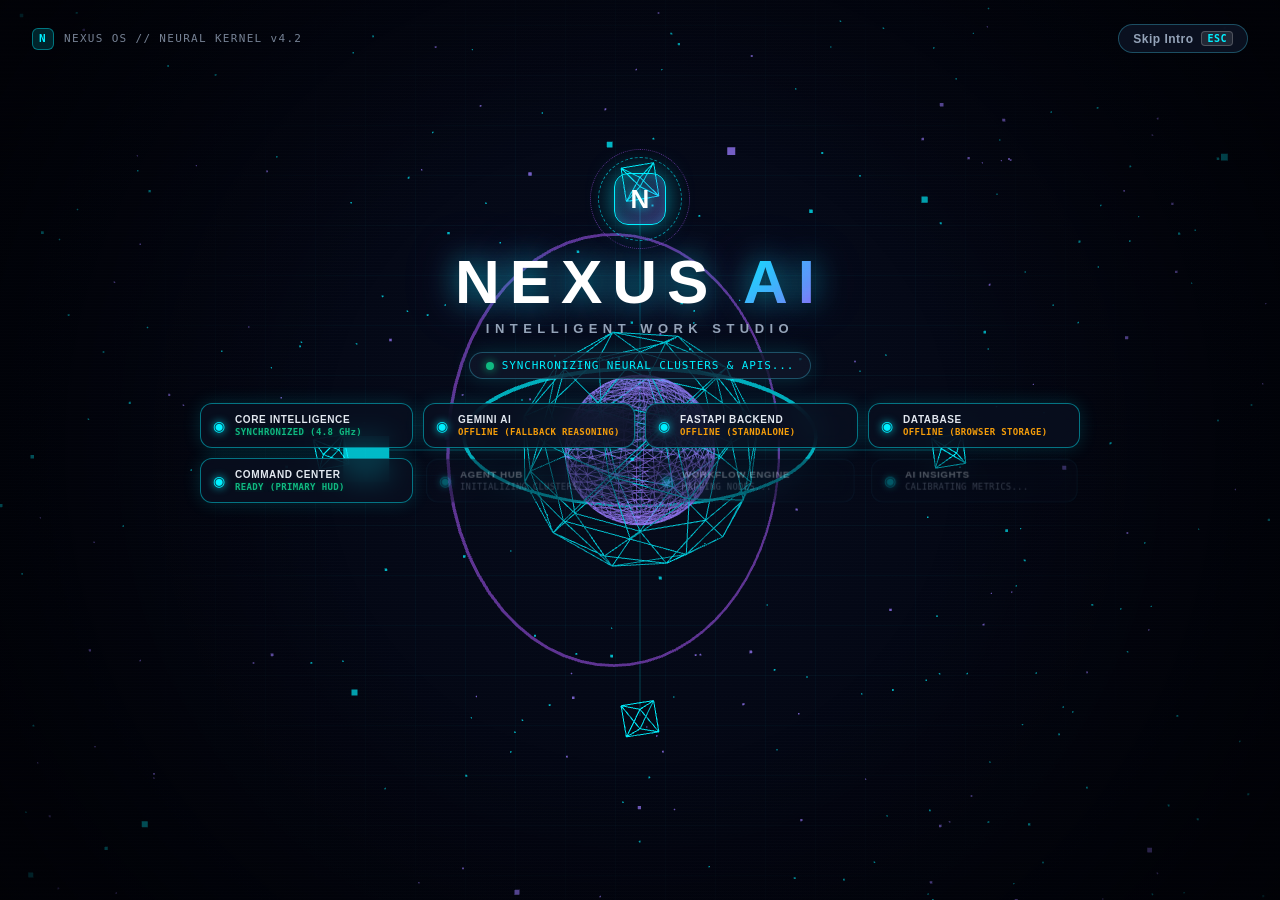
<file: index.html>
<!DOCTYPE html>
<html lang="en">
<head>
  <meta charset="UTF-8">
  <meta name="viewport" content="width=device-width, initial-scale=1.0">
  <title>NEXUS AI — Intelligent Work Studio</title>
  <meta http-equiv="refresh" content="0; url=command-center/">
  <script>
    window.location.replace("command-center/");
  </script>
</head>
<body>
  <p>Opening NEXUS AI Command Center...</p>
  <a href="command-center/">Click here if not redirected.</a>
</body>
</html>
</file>
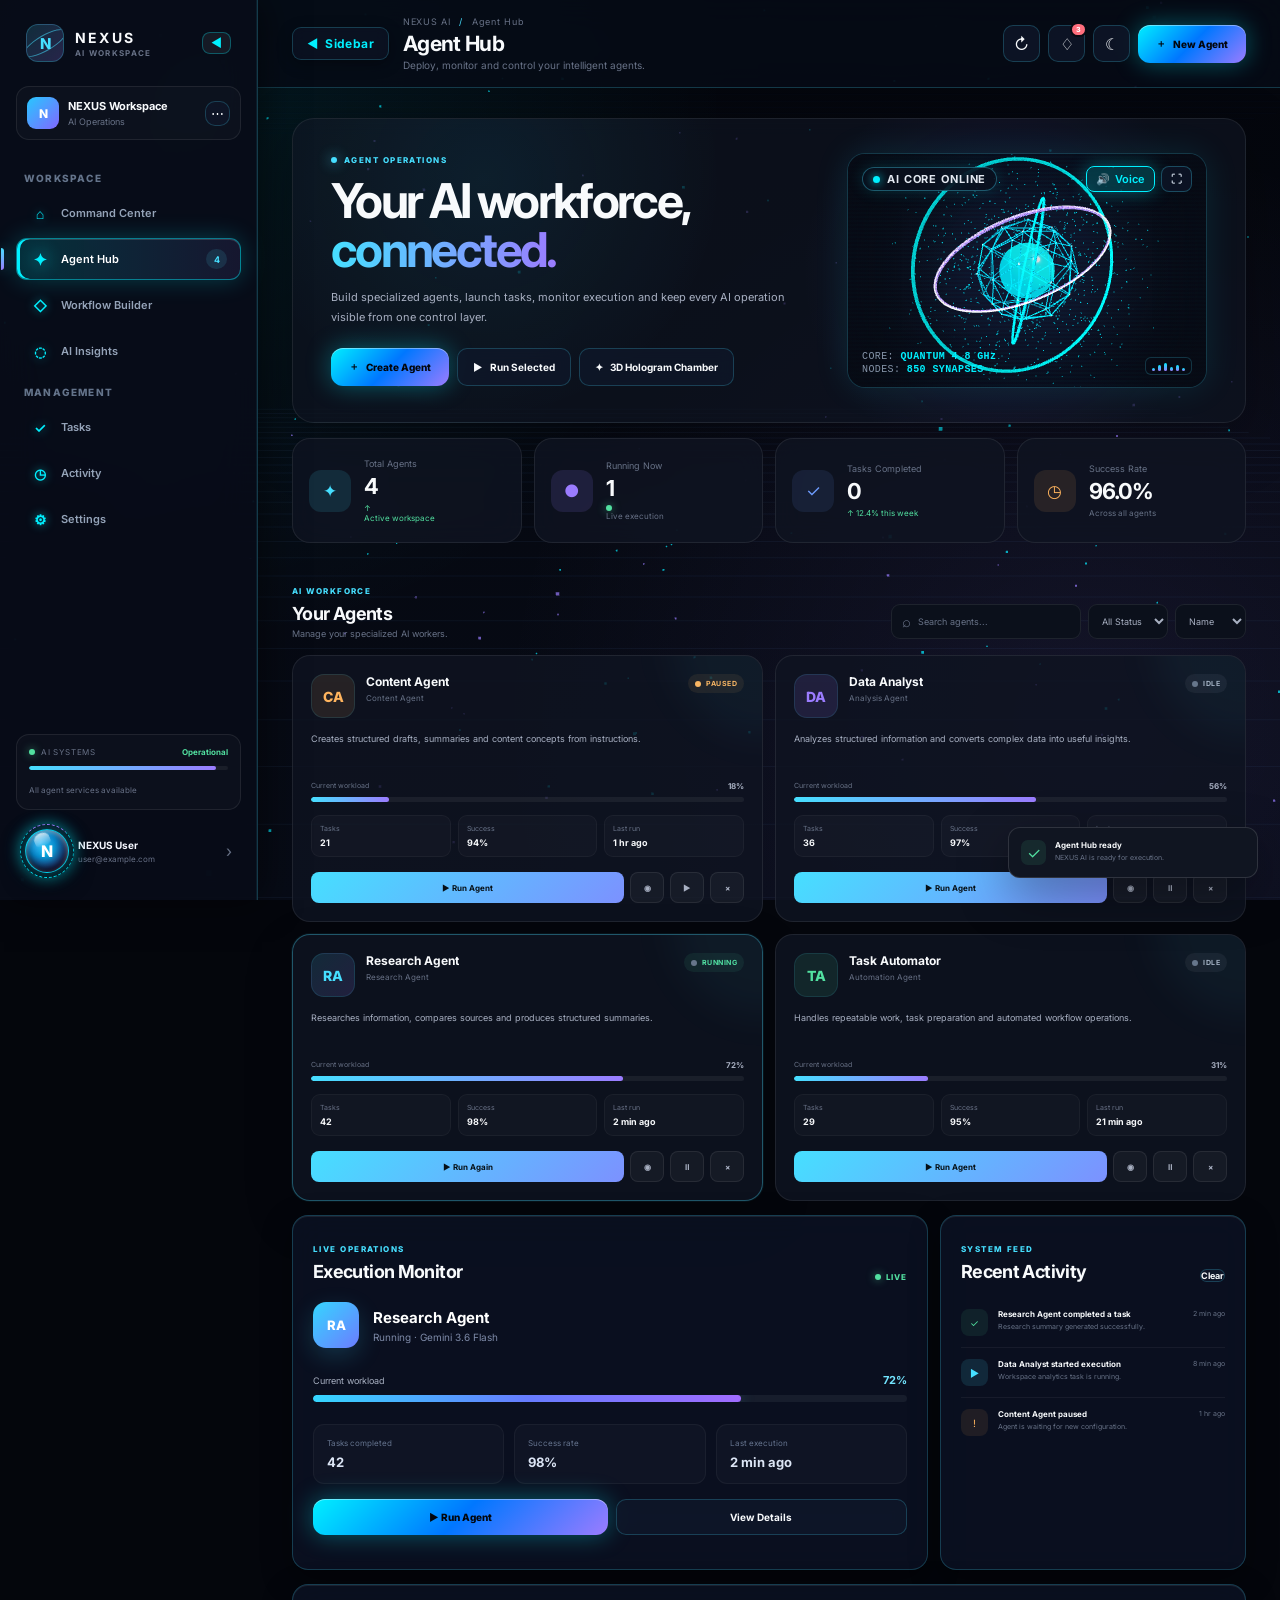
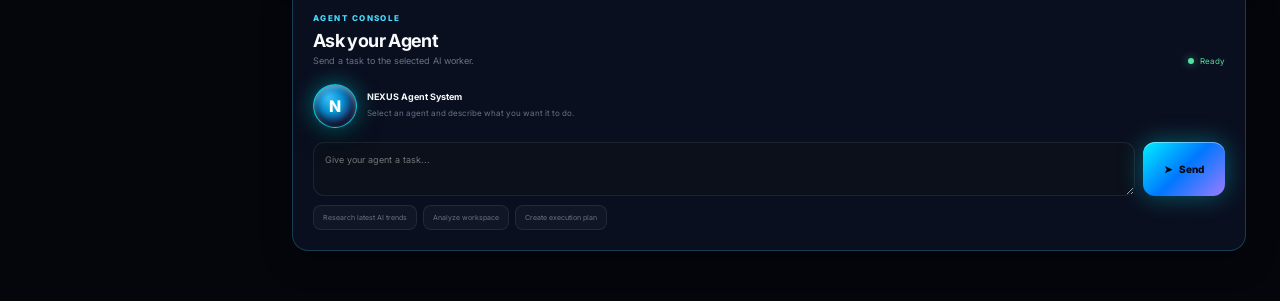
<file: agent-hub/index.html>
<!DOCTYPE html>
<html lang="en">
<head>
    <meta charset="UTF-8">
    <meta name="viewport" content="width=device-width, initial-scale=1.0">

    <meta
        name="description"
        content="NEXUS AI Agent Hub - manage, monitor, configure and run AI agents from one workspace."
    >

    <title>NEXUS AI — Agent Hub</title>

    <link rel="preconnect" href="https://fonts.googleapis.com">
    <link rel="preconnect" href="https://fonts.gstatic.com" crossorigin>

    <link
        href="https://fonts.googleapis.com/css2?family=Inter:wght@400;500;600;700;800&display=swap"
        rel="stylesheet"
    >

    <link rel="stylesheet" href="style.css">
    <link rel="stylesheet" href="../shared/nexus-3d-core.css">
</head>

<body>

<div class="app-shell">

    <!-- =========================
         SIDEBAR
    ========================== -->
    <aside class="sidebar" id="sidebar">

        <div class="brand">
            <div class="brand-mark">
                <span class="brand-orbit"></span>
                <span class="brand-core">N</span>
            </div>

            <div class="brand-text">
                <strong>NEXUS</strong>
                <span>AI WORKSPACE</span>
            </div>

            <button
                class="sidebar-dock-toggle"
                id="dockCollapseBtn"
                type="button"
                title="Collapse Sidebar"
                style="margin-left:auto; background:rgba(255,255,255,0.06); border:1px solid rgba(0,240,255,0.3); border-radius:8px; color:var(--holo-cyan); cursor:pointer; font-size:12px; padding:4px 8px; line-height:1;">
                ◀
            </button>
        </div>

        <div class="workspace-mini">
            <div class="workspace-icon">N</div>

            <div>
                <strong>NEXUS Workspace</strong>
                <span>AI Operations</span>
            </div>

            <button
                class="icon-button tiny"
                id="workspaceButton"
                type="button"
                title="Workspace"
                aria-label="Open workspace menu"
            >
                ⋯
            </button>
        </div>

        <nav class="main-nav" aria-label="Main navigation">

            <p class="nav-label">WORKSPACE</p>

            <button class="nav-item" type="button" data-nav="command">
                <span class="nav-icon">⌂</span>
                <span>Command Center</span>
            </button>

            <button class="nav-item active" type="button" data-nav="agents">
                <span class="nav-icon">✦</span>
                <span>Agent Hub</span>
                <span class="nav-count" id="navAgentCount">4</span>
            </button>

            <button class="nav-item" type="button" data-nav="workflows">
                <span class="nav-icon">◇</span>
                <span>Workflow Builder</span>
            </button>

            <button class="nav-item" type="button" data-nav="insights">
                <span class="nav-icon">◌</span>
                <span>AI Insights</span>
            </button>

            <p class="nav-label">MANAGEMENT</p>

            <button class="nav-item" type="button" data-nav="tasks">
                <span class="nav-icon">✓</span>
                <span>Tasks</span>
            </button>

            <button class="nav-item" type="button" data-nav="activity">
                <span class="nav-icon">◷</span>
                <span>Activity</span>
            </button>

            <button class="nav-item" type="button" data-nav="settings">
                <span class="nav-icon">⚙</span>
                <span>Settings</span>
            </button>

        </nav>

        <div class="sidebar-bottom">

            <div class="system-card">
                <div class="system-card-top">
                    <span class="status-dot online"></span>
                    <span>AI SYSTEMS</span>
                    <strong>Operational</strong>
                </div>

                <div class="system-meter">
                    <span></span>
                </div>

                <small>All agent services available</small>
            </div>

            <button class="profile-mini" id="profileButton" type="button">
                <div class="avatar" id="profileAvatar">N</div>

                <div class="profile-info">
                    <strong id="profileName">NEXUS User</strong>
                    <span id="profileEmail">user@example.com</span>
                </div>

                <span class="profile-arrow">›</span>
            </button>

        </div>

    </aside>


    <!-- =========================
         MAIN
    ========================== -->
    <main class="main-content">

        <!-- TOPBAR -->
        <header class="topbar">

            <div class="topbar-left">

                <button
                    class="icon-button mobile-menu"
                    id="mobileMenuButton"
                    type="button"
                    aria-label="Open navigation"
                >
                    ☰
                </button>

                <button class="btn btn-secondary sidebar-toggle-btn" id="toggleSidebarBtn" type="button" title="Open / Close Sidebar">
                    <span class="toggle-icon">◀</span> <span class="toggle-text">Sidebar</span>
                </button>

                <div class="page-heading">
                    <div class="breadcrumb">
                        NEXUS AI <span>/</span> Agent Hub
                    </div>

                    <h1>Agent Hub</h1>

                    <p>
                        Deploy, monitor and control your intelligent agents.
                    </p>
                </div>

            </div>

            <div class="topbar-actions">

                <button
                    class="icon-button"
                    id="refreshButton"
                    type="button"
                    title="Refresh dashboard"
                    aria-label="Refresh dashboard"
                >
                    ↻
                </button>

                <button
                    class="icon-button notification-button"
                    id="notificationButton"
                    type="button"
                    title="Notifications"
                    aria-label="Notifications"
                >
                    ♢
                    <span class="notification-badge" id="notificationBadge">3</span>
                </button>

                <button
                    class="icon-button"
                    id="themeButton"
                    type="button"
                    title="Toggle appearance"
                    aria-label="Toggle appearance"
                >
                    ◐
                </button>

                <button
                    class="primary-button"
                    id="headerCreateButton"
                    type="button"
                >
                    <span>＋</span>
                    New Agent
                </button>

            </div>

        </header>


        <!-- CONTENT -->
        <div class="page-content">

            <!-- =========================
                 HERO
            ========================== -->
            <section class="hub-hero">

                <div class="hero-copy">

                    <div class="eyebrow">
                        <span class="pulse-dot"></span>
                        AGENT OPERATIONS
                    </div>

                    <h2>
                        Your AI workforce,
                        <span>connected.</span>
                    </h2>

                    <p>
                        Build specialized agents, launch tasks, monitor execution
                        and keep every AI operation visible from one control layer.
                    </p>

                    <div class="hero-actions">

                        <button
                            class="primary-button"
                            id="heroCreateButton"
                            type="button"
                        >
                            <span>＋</span>
                            Create Agent
                        </button>

                        <button
                            class="secondary-button"
                            id="heroRunButton"
                            type="button"
                        >
                            <span>▶</span>
                            Run Selected
                        </button>

                        <button
                            class="secondary-button"
                            id="heroHoloChamberBtn"
                            type="button"
                            onclick="window.openNexusHoloChamber && window.openNexusHoloChamber('default')"
                        >
                            <span>✦</span>
                            3D Hologram Chamber
                        </button>

                    </div>

                </div>

                <div class="hero-visual" id="hero3DVisual">
                    <div class="nexus-3d-wrapper" id="agentHub3DCore">
                        <div class="nexus-3d-scanlines"></div>
                        <div class="nexus-3d-vignette"></div>
                    </div>
                </div>

            </section>


            <!-- =========================
                 STATS
            ========================== -->
            <section class="stats-grid">

                <article class="stat-card">
                    <div class="stat-icon cyan">✦</div>

                    <div class="stat-content">
                        <span>Total Agents</span>
                        <strong id="totalAgents">4</strong>
                        <small class="positive">
                            <span>↑</span> Active workspace
                        </small>
                    </div>
                </article>

                <article class="stat-card">
                    <div class="stat-icon purple">●</div>

                    <div class="stat-content">
                        <span>Running Now</span>
                        <strong id="runningAgents">2</strong>
                        <small>
                            <span class="status-dot online"></span>
                            Live execution
                        </small>
                    </div>
                </article>

                <article class="stat-card">
                    <div class="stat-icon blue">✓</div>

                    <div class="stat-content">
                        <span>Tasks Completed</span>
                        <strong id="completedTasks">128</strong>
                        <small class="positive">
                            ↑ 12.4% this week
                        </small>
                    </div>
                </article>

                <article class="stat-card">
                    <div class="stat-icon orange">◷</div>

                    <div class="stat-content">
                        <span>Success Rate</span>
                        <strong id="successRate">96.8%</strong>
                        <small>Across all agents</small>
                    </div>
                </article>

            </section>


            <!-- =========================
                 AGENT SECTION
            ========================== -->
            <section class="section-block" id="agentsSection">

                <div class="section-header">

                    <div>
                        <span class="section-kicker">AI WORKFORCE</span>
                        <h2>Your Agents</h2>
                        <p>Manage your specialized AI workers.</p>
                    </div>

                    <div class="section-actions">

                        <div class="search-box">
                            <span>⌕</span>
                            <input
                                id="agentSearch"
                                type="search"
                                placeholder="Search agents..."
                                autocomplete="off"
                            >
                        </div>

                        <select id="statusFilter" class="select-control">
                            <option value="all">All Status</option>
                            <option value="running">Running</option>
                            <option value="paused">Paused</option>
                            <option value="idle">Idle</option>
                        </select>

                        <select id="sortAgents" class="select-control">
                            <option value="name">Name</option>
                            <option value="status">Status</option>
                            <option value="activity">Activity</option>
                        </select>

                    </div>

                </div>


                <div class="agents-grid" id="agentsGrid">
                    <!-- Generated by JavaScript -->
                </div>


                <div class="empty-state hidden" id="emptyAgents">

                    <div class="empty-icon">✦</div>

                    <h3>No agents found</h3>

                    <p>
                        Try changing your search or create a new AI agent.
                    </p>

                    <button
                        class="primary-button"
                        id="emptyCreateButton"
                        type="button"
                    >
                        Create Agent
                    </button>

                </div>

            </section>


            <!-- =========================
                 LOWER GRID
            ========================== -->
            <section class="lower-grid">

                <!-- EXECUTION PANEL -->
                <article class="panel execution-panel">

                    <div class="panel-header">

                        <div>
                            <span class="section-kicker">LIVE OPERATIONS</span>
                            <h2>Execution Monitor</h2>
                        </div>

                        <span class="live-label">
                            <span class="status-dot online"></span>
                            LIVE
                        </span>

                    </div>

                    <div class="execution-main" id="executionMain">

                        <div class="execution-empty">
                            <div class="execution-icon">▶</div>

                            <h3>Select an agent</h3>

                            <p>
                                Choose an agent above to view its execution status,
                                progress and activity.
                            </p>
                        </div>

                    </div>

                </article>


                <!-- ACTIVITY PANEL -->
                <article class="panel activity-panel">

                    <div class="panel-header">

                        <div>
                            <span class="section-kicker">SYSTEM FEED</span>
                            <h2>Recent Activity</h2>
                        </div>

                        <button
                            class="text-button"
                            id="clearActivityButton"
                            type="button"
                        >
                            Clear
                        </button>

                    </div>

                    <div class="activity-list" id="activityList">
                        <!-- Generated by JavaScript -->
                    </div>

                </article>

            </section>


            <!-- =========================
                 AGENT CONSOLE
            ========================== -->
            <section class="panel console-panel">

                <div class="panel-header">

                    <div>
                        <span class="section-kicker">AGENT CONSOLE</span>
                        <h2>Ask your Agent</h2>
                        <p>Send a task to the selected AI worker.</p>
                    </div>

                    <div class="console-status">
                        <span class="status-dot online"></span>
                        Ready
                    </div>

                </div>

                <div class="console-body">

                    <div class="console-message">
                        <div class="assistant-avatar">N</div>

                        <div>
                            <strong>NEXUS Agent System</strong>
                            <p id="consoleGreeting">
                                Select an agent and describe what you want it to do.
                            </p>
                        </div>
                    </div>

                    <div class="console-input-row">

                        <textarea
                            id="agentPrompt"
                            rows="2"
                            placeholder="Give your agent a task..."
                        ></textarea>

                        <button
                            class="primary-button console-send"
                            id="sendAgentButton"
                            type="button"
                        >
                            <span>➤</span>
                            Send
                        </button>

                    </div>

                    <div class="console-suggestions">

                        <button type="button" class="suggestion-button" data-prompt="Research the latest information about AI agents and summarize the key findings.">
                            Research latest AI trends
                        </button>

                        <button type="button" class="suggestion-button" data-prompt="Analyze the current workspace activity and identify the most important tasks.">
                            Analyze workspace
                        </button>

                        <button type="button" class="suggestion-button" data-prompt="Create a concise execution plan for my next project task.">
                            Create execution plan
                        </button>

                    </div>

                </div>

            </section>

        </div>

    </main>

</div>


<!-- =========================
     CREATE AGENT MODAL
========================== -->
<div class="modal-backdrop hidden" id="createModal">

    <div
        class="modal"
        role="dialog"
        aria-modal="true"
        aria-labelledby="createModalTitle"
    >

        <div class="modal-header">

            <div>
                <span class="section-kicker">AGENT CONFIGURATION</span>
                <h2 id="createModalTitle">Create New Agent</h2>
            </div>

            <button
                class="modal-close"
                type="button"
                data-close-modal="createModal"
                aria-label="Close"
            >
                ×
            </button>

        </div>

        <form id="createAgentForm">

            <div class="form-group">

                <label for="agentName">
                    Agent Name
                </label>

                <input
                    id="agentName"
                    name="agentName"
                    type="text"
                    maxlength="40"
                    placeholder="e.g. Market Researcher"
                    required
                >

            </div>

            <div class="form-group">

                <label for="agentRole">
                    Agent Role
                </label>

                <select id="agentRole" name="agentRole">

                    <option value="Research">Research Agent</option>
                    <option value="Analysis">Analysis Agent</option>
                    <option value="Automation">Automation Agent</option>
                    <option value="Content">Content Agent</option>
                    <option value="Support">Support Agent</option>

                </select>

            </div>

            <div class="form-group">

                <label for="agentDescription">
                    Description
                </label>

                <textarea
                    id="agentDescription"
                    name="agentDescription"
                    rows="4"
                    maxlength="180"
                    placeholder="What should this agent specialize in?"
                    required
                ></textarea>

            </div>

            <div class="form-group">

                <label for="agentModel">
                    Intelligence Model
                </label>

                <select id="agentModel" name="agentModel">

                    <option value="NEXUS Core">NEXUS Core</option>
                    <option value="NEXUS Reasoner">NEXUS Reasoner</option>
                    <option value="NEXUS Fast">NEXUS Fast</option>

                </select>

            </div>

            <div class="form-group">

                <label class="checkbox-row">

                    <input
                        type="checkbox"
                        id="agentAutoRun"
                        name="agentAutoRun"
                    >

                    <span class="custom-checkbox"></span>

                    <span>
                        Enable agent immediately
                    </span>

                </label>

            </div>

            <div class="modal-actions">

                <button
                    class="secondary-button"
                    type="button"
                    data-close-modal="createModal"
                >
                    Cancel
                </button>

                <button
                    class="primary-button"
                    type="submit"
                >
                    Create Agent
                </button>

            </div>

        </form>

    </div>

</div>


<!-- =========================
     AGENT DETAILS MODAL
========================== -->
<div class="modal-backdrop hidden" id="detailsModal">

    <div
        class="modal large-modal"
        role="dialog"
        aria-modal="true"
        aria-labelledby="detailsTitle"
    >

        <div class="modal-header">

            <div class="details-heading">
                <div class="details-avatar" id="detailsAvatar">R</div>

                <div>
                    <span class="section-kicker" id="detailsRole">
                        RESEARCH AGENT
                    </span>

                    <h2 id="detailsTitle">Research Agent</h2>

                    <p id="detailsDescription">
                        Researches information and produces structured summaries.
                    </p>
                </div>
            </div>

            <button
                class="modal-close"
                type="button"
                data-close-modal="detailsModal"
                aria-label="Close"
            >
                ×
            </button>

        </div>

        <div class="details-grid">

            <div class="detail-stat">
                <span>Status</span>
                <strong id="detailsStatus">Running</strong>
            </div>

            <div class="detail-stat">
                <span>Tasks</span>
                <strong id="detailsTasks">42</strong>
            </div>

            <div class="detail-stat">
                <span>Success</span>
                <strong id="detailsSuccess">98%</strong>
            </div>

            <div class="detail-stat">
                <span>Model</span>
                <strong id="detailsModel">NEXUS Core</strong>
            </div>

        </div>

        <div class="details-section">

            <div class="details-section-title">
                <span>Execution history</span>
                <span id="detailsLastRun">Last run: Just now</span>
            </div>

            <div class="history-bars" id="historyBars">
                <!-- Generated by JavaScript -->
            </div>

        </div>

        <div class="details-section">

            <div class="details-section-title">
                <span>Capabilities</span>
            </div>

            <div class="capability-list" id="capabilityList">
                <!-- Generated by JavaScript -->
            </div>

        </div>

        <div class="modal-actions">

            <button
                class="secondary-button"
                id="detailsPauseButton"
                type="button"
            >
                Pause Agent
            </button>

            <button
                class="primary-button"
                id="detailsRunButton"
                type="button"
            >
                Run Agent
            </button>

        </div>

    </div>

</div>


<!-- =========================
     NOTIFICATION PANEL
========================== -->
<div class="floating-panel hidden" id="notificationPanel">

    <div class="floating-panel-header">

        <div>
            <strong>Notifications</strong>
            <span>Agent Hub updates</span>
        </div>

        <button
            class="text-button"
            id="markNotificationsButton"
            type="button"
        >
            Mark read
        </button>

    </div>

    <div class="notification-list" id="notificationList">

        <div class="notification-item unread">
            <span class="notification-icon cyan">✦</span>

            <div>
                <strong>Agent Hub ready</strong>
                <p>Your AI workforce is online.</p>
                <small>Just now</small>
            </div>
        </div>

        <div class="notification-item">
            <span class="notification-icon purple">✓</span>

            <div>
                <strong>Research completed</strong>
                <p>Research Agent completed its last task.</p>
                <small>12 min ago</small>
            </div>
        </div>

        <div class="notification-item">
            <span class="notification-icon orange">!</span>

            <div>
                <strong>Review recommended</strong>
                <p>One paused agent needs configuration.</p>
                <small>34 min ago</small>
            </div>
        </div>

    </div>

</div>


<!-- =========================
     TOAST
========================== -->
<div class="toast-container" id="toastContainer"></div>


<button class="floating-sidebar-toggle" id="floatingToggleBtn" type="button" title="Open Sidebar">
    ▶ Open Sidebar
</button>

<script src="../shared/vendor/three.min.js"></script>
<script src="../shared/nexus-3d-core.js"></script>
<script src="script.js"></script>

</body>
</html>
</file>
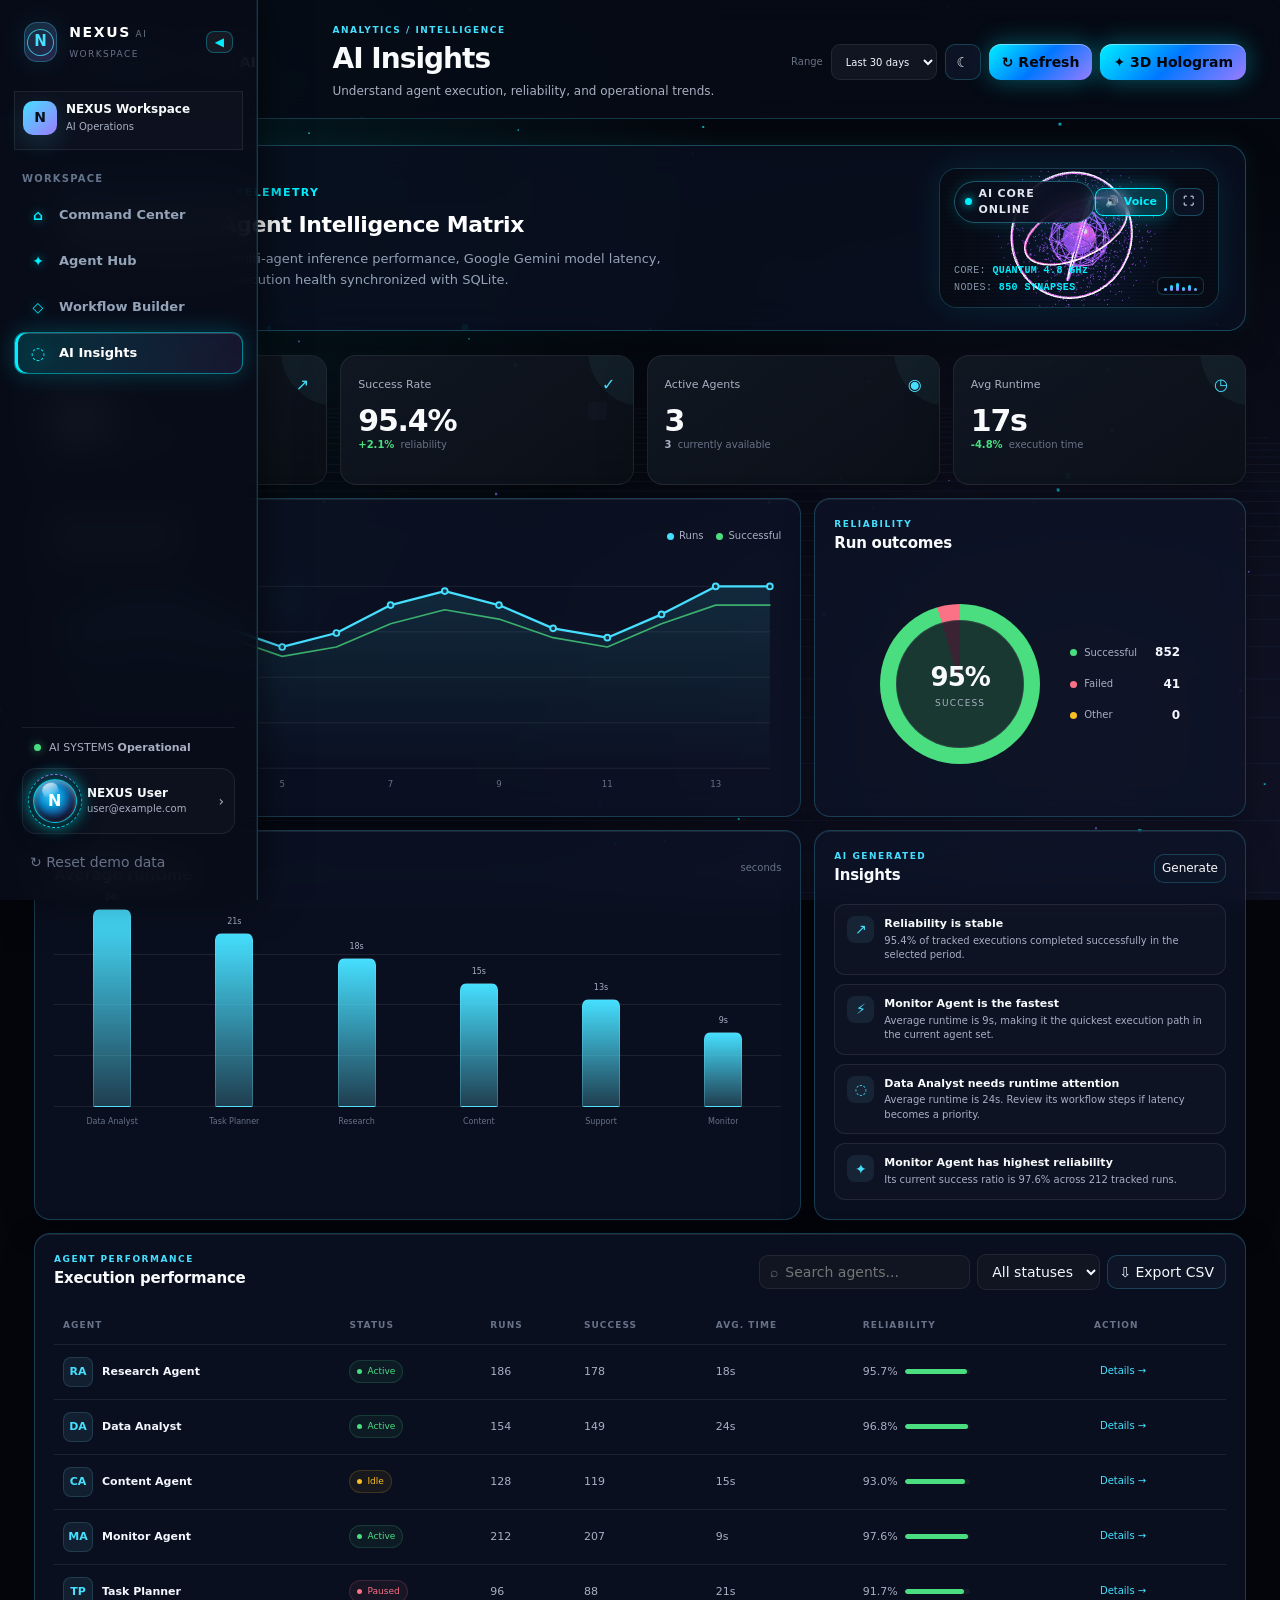
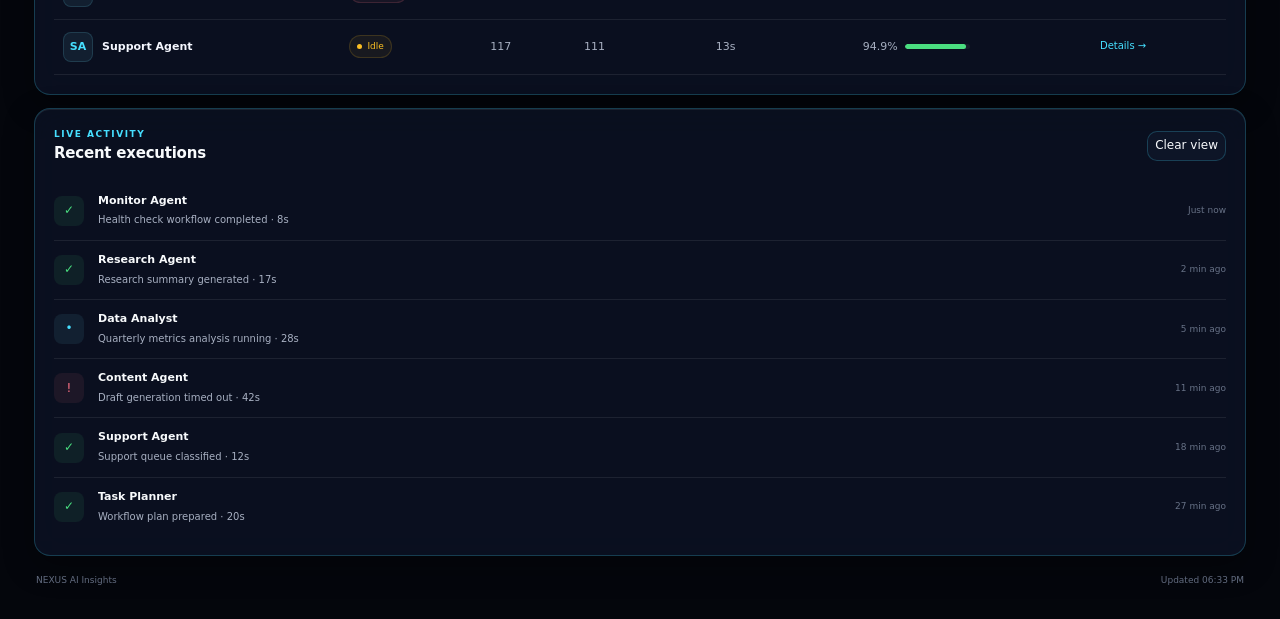
<file: ai-insights/index.html>
<!DOCTYPE html>
<html lang="en">
<head>
  <meta charset="UTF-8" />
  <meta name="viewport" content="width=device-width, initial-scale=1.0" />
  <meta name="description" content="NEXUS AI Insights dashboard" />
  <title>NEXUS AI — AI Insights</title>
  <link rel="stylesheet" href="style.css" />
  <link rel="stylesheet" href="../shared/nexus-3d-core.css" />
</head>

<body>
  <div class="app-shell">

    <!-- SIDEBAR -->
    <aside class="sidebar" id="sidebar" aria-label="Primary navigation">

      <div class="brand">
        <div class="brand-mark">
          <span class="brand-orbit"></span>
          <span class="brand-core">N</span>
        </div>

        <div class="brand-text">
          <strong>NEXUS</strong>
          <span>AI WORKSPACE</span>
        </div>

        <button
          class="sidebar-dock-toggle"
          id="dockCollapseBtn"
          type="button"
          title="Collapse Sidebar"
          style="margin-left:auto; background:rgba(255,255,255,0.06); border:1px solid rgba(0,240,255,0.3); border-radius:8px; color:var(--holo-cyan); cursor:pointer; font-size:12px; padding:4px 8px; line-height:1;">
          ◀
        </button>
      </div>

      <div class="workspace-mini">
        <div class="workspace-icon">N</div>
        <div>
          <strong>NEXUS Workspace</strong>
          <span>AI Operations</span>
        </div>
      </div>

      <nav class="nav-list">
        <div class="nav-label">WORKSPACE</div>

        <a
          class="nav-item"
          href="../command-center/index.html"
          data-nav="Command Center"
        >
          <span class="nav-icon">⌂</span>
          <span>Command Center</span>
        </a>

        <a
          class="nav-item"
          href="../agent-hub/index.html"
          data-nav="Agent Hub"
        >
          <span class="nav-icon">✦</span>
          <span>Agent Hub</span>
        </a>

        <a
          class="nav-item"
          href="../workflow-builder/index.html"
          data-nav="Workflow Builder"
        >
          <span class="nav-icon">◇</span>
          <span>Workflow Builder</span>
        </a>

        <a
          class="nav-item active"
          href="index.html"
          data-nav="AI Insights"
          aria-current="page"
        >
          <span class="nav-icon">◌</span>
          <span>AI Insights</span>
        </a>

      </nav>

      <div class="sidebar-bottom">

        <div class="system-status">
          <span class="status-dot"></span>
          <span>AI SYSTEMS <strong>Operational</strong></span>
        </div>

        <button class="profile-mini" id="profileButton" type="button" aria-label="Open profile">
          <div class="avatar" id="profileAvatar">N</div>
          <div class="profile-info">
            <strong id="profileName">NEXUS User</strong>
            <span id="profileEmail">user@example.com</span>
          </div>
          <span class="profile-chevron">›</span>
        </button>

        <button
          class="sidebar-action"
          id="resetDataBtn"
          type="button"
        >
          ↻ Reset demo data
        </button>

      </div>

    </aside>


    <!-- MAIN -->
    <main class="main-content">

      <!-- TOP BAR -->
      <header class="topbar">

        <div class="mobile-brand" style="display:flex; align-items:center; gap:8px;">
          <button
            class="icon-button"
            id="menuBtn"
            type="button"
            aria-label="Open navigation"
          >
            ☰
          </button>

          <button class="btn btn-secondary sidebar-toggle-btn" id="toggleSidebarBtn" type="button" title="Open / Close Sidebar">
            <span class="toggle-icon">◀</span> <span class="toggle-text">Sidebar</span>
          </button>

          <span>
            NEXUS <b>AI</b>
          </span>
        </div>


        <div class="topbar-title">

          <div class="eyebrow">
            ANALYTICS / INTELLIGENCE
          </div>

          <h1>AI Insights</h1>

          <p>
            Understand agent execution, reliability, and operational trends.
          </p>

        </div>


        <div class="topbar-actions">

          <label class="select-wrap">
            <span>Range</span>

            <select id="rangeSelect" aria-label="Select time range">
              <option value="7">Last 7 days</option>
              <option value="14">Last 14 days</option>
              <option value="30" selected>Last 30 days</option>
              <option value="90">Last 90 days</option>
            </select>
          </label>


          <button
            class="icon-button"
            id="themeBtn"
            type="button"
            aria-label="Toggle theme"
            title="Toggle theme"
          >
            ☾
          </button>


          <button
            class="primary-button"
            id="refreshBtn"
            type="button"
          >
            <span>↻</span>
            Refresh
          </button>

          <button
            class="primary-button"
            id="holoBtn"
            type="button"
            onclick="window.openNexusHoloChamber && window.openNexusHoloChamber('analysis')"
            title="Open 3D Holographic Analytics Chamber"
          >
            <span>✦</span>
            3D Hologram
          </button>

        </div>

      </header>


      <!-- CONTENT -->
      <div class="content-wrap">

        <!-- 3D HOLOGRAPHIC TELEMETRY BANNER -->
        <section class="insights-hero-banner" style="margin-bottom: 24px; display: grid; grid-template-columns: 1fr 280px; gap: 20px; align-items: center; background: rgba(10, 16, 32, 0.78); border: 1px solid rgba(70, 223, 255, 0.28); border-radius: 18px; padding: 22px 26px; backdrop-filter: blur(18px); box-shadow: 0 12px 35px rgba(0,0,0,0.4), 0 0 25px rgba(0,240,255,0.08);">
          <div>
            <div style="display: flex; align-items: center; gap: 8px; margin-bottom: 8px;">
              <span class="status-dot online" style="background:#00f0ff; box-shadow:0 0 10px #00f0ff; width:8px; height:8px; border-radius:50%; display:inline-block;"></span>
              <span style="font-size: 11px; font-weight: 800; letter-spacing: 0.12em; color: #00f0ff; text-transform: uppercase;">Real-Time Quantum Telemetry</span>
            </div>
            <h2 style="font-size: 22px; font-weight: 700; color: #fff; margin: 0 0 8px 0; letter-spacing: -0.02em;">Autonomous Agent Intelligence Matrix</h2>
            <p style="font-size: 13px; color: #94a3b8; margin: 0; line-height: 1.6; max-width: 620px;">
              Continuous evaluation of multi-agent inference performance, Google Gemini model latency, and topological workflow execution health synchronized with SQLite.
            </p>
          </div>
          <div class="nexus-3d-wrapper" id="insights3DCore" style="height: 140px; min-height: 140px;">
            <div class="nexus-3d-scanlines"></div>
            <div class="nexus-3d-vignette"></div>
          </div>
        </section>

        <!-- KPI CARDS -->
        <section
          class="kpi-grid"
          aria-label="Key performance indicators"
        >

          <article class="kpi-card">

            <div class="kpi-top">
              <span>Total Runs</span>
              <span class="kpi-icon">↗</span>
            </div>

            <div
              class="kpi-value"
              id="totalRuns"
            >
              0
            </div>

            <div class="kpi-meta">
              <span
                class="trend positive"
                id="runsTrend"
              >
                +0%
              </span>

              vs previous period
            </div>

          </article>


          <article class="kpi-card">

            <div class="kpi-top">
              <span>Success Rate</span>
              <span class="kpi-icon">✓</span>
            </div>

            <div
              class="kpi-value"
              id="successRate"
            >
              0%
            </div>

            <div class="kpi-meta">

              <span
                class="trend positive"
                id="successTrend"
              >
                +0%
              </span>

              reliability

            </div>

          </article>


          <article class="kpi-card">

            <div class="kpi-top">
              <span>Active Agents</span>
              <span class="kpi-icon">◉</span>
            </div>

            <div
              class="kpi-value"
              id="activeAgents"
            >
              0
            </div>

            <div class="kpi-meta">

              <span
                class="trend neutral"
                id="agentTrend"
              >
                0
              </span>

              currently available

            </div>

          </article>


          <article class="kpi-card">

            <div class="kpi-top">
              <span>Avg Runtime</span>
              <span class="kpi-icon">◷</span>
            </div>

            <div
              class="kpi-value"
              id="avgRuntime"
            >
              0s
            </div>

            <div class="kpi-meta">

              <span
                class="trend neutral"
                id="runtimeTrend"
              >
                0%
              </span>

              execution time

            </div>

          </article>

        </section>


        <!-- CHARTS -->
        <section class="dashboard-grid">

          <!-- RUNS -->
          <article class="panel chart-panel wide">

            <div class="panel-header">

              <div>

                <div class="panel-kicker">
                  EXECUTION ACTIVITY
                </div>

                <h2>Runs over time</h2>

              </div>

              <div class="legend">

                <span>
                  <i class="legend-dot runs"></i>
                  Runs
                </span>

                <span>
                  <i class="legend-dot success"></i>
                  Successful
                </span>

              </div>

            </div>

            <div
              class="chart-wrap"
              id="runsChart"
              aria-label="Runs over time chart"
            ></div>

          </article>


          <!-- OUTCOMES -->
          <article class="panel chart-panel">

            <div class="panel-header">

              <div>

                <div class="panel-kicker">
                  RELIABILITY
                </div>

                <h2>Run outcomes</h2>

              </div>

            </div>


            <div class="donut-area">

              <div
                class="donut"
                id="donutChart"
              >

                <div>

                  <strong id="donutValue">
                    0%
                  </strong>

                  <span>
                    success
                  </span>

                </div>

              </div>


              <div class="outcome-list">

                <div>
                  <span class="outcome-label">
                    <i class="legend-dot success"></i>
                    Successful
                  </span>

                  <b id="successfulRuns">0</b>
                </div>


                <div>
                  <span class="outcome-label">
                    <i class="legend-dot failed"></i>
                    Failed
                  </span>

                  <b id="failedRuns">0</b>
                </div>


                <div>
                  <span class="outcome-label">
                    <i class="legend-dot pending"></i>
                    Other
                  </span>

                  <b id="otherRuns">0</b>
                </div>

              </div>

            </div>

          </article>


          <!-- RUNTIME -->
          <article class="panel chart-panel wide">

            <div class="panel-header">

              <div>

                <div class="panel-kicker">
                  PERFORMANCE
                </div>

                <h2>Average runtime</h2>

              </div>

              <span class="small-note">
                seconds
              </span>

            </div>

            <div
              class="bar-chart"
              id="runtimeChart"
              aria-label="Average runtime by agent"
            ></div>

          </article>


          <!-- AI INSIGHTS -->
          <article class="panel insight-panel">

            <div class="panel-header">

              <div>

                <div class="panel-kicker">
                  AI GENERATED
                </div>

                <h2>Insights</h2>

              </div>

              <button
                class="text-button"
                id="generateInsightsBtn"
                type="button"
              >
                Generate
              </button>

            </div>

            <div
              id="insightsList"
              class="insights-list"
            ></div>

          </article>

        </section>


        <!-- AGENT PERFORMANCE -->
        <section class="panel agents-panel">

          <div class="panel-header agents-header">

            <div>

              <div class="panel-kicker">
                AGENT PERFORMANCE
              </div>

              <h2>Execution performance</h2>

            </div>


            <div class="table-tools">

              <label class="search-box">

                <span>⌕</span>

                <input
                  id="agentSearch"
                  type="search"
                  placeholder="Search agents..."
                  autocomplete="off"
                />

              </label>


              <select
                id="statusFilter"
                aria-label="Filter agents"
              >

                <option value="all">
                  All statuses
                </option>

                <option value="active">
                  Active
                </option>

                <option value="idle">
                  Idle
                </option>

                <option value="paused">
                  Paused
                </option>

              </select>


              <button
                class="secondary-button"
                id="exportBtn"
                type="button"
              >
                ⇩ Export CSV
              </button>

            </div>

          </div>


          <div class="table-scroll">

            <table>

              <thead>

                <tr>
                  <th>Agent</th>
                  <th>Status</th>
                  <th>Runs</th>
                  <th>Success</th>
                  <th>Avg. Time</th>
                  <th>Reliability</th>
                  <th>Action</th>
                </tr>

              </thead>

              <tbody id="agentTableBody"></tbody>

            </table>

          </div>


          <div
            class="empty-state hidden"
            id="emptyTable"
          >
            No agents match your current filters.
          </div>

        </section>


        <!-- ACTIVITY -->
        <section class="panel activity-panel">

          <div class="panel-header">

            <div>

              <div class="panel-kicker">
                LIVE ACTIVITY
              </div>

              <h2>Recent executions</h2>

            </div>

            <button
              class="text-button"
              id="clearActivityBtn"
              type="button"
            >
              Clear view
            </button>

          </div>


          <div
            id="activityList"
            class="activity-list"
          ></div>

        </section>


        <!-- FOOTER -->
        <footer class="footer">

          <span>
            NEXUS AI Insights
          </span>

          <span id="lastUpdated">
            Updated just now
          </span>

        </footer>

      </div>

    </main>

  </div>


  <!-- TOAST -->
  <div
    class="toast-region"
    id="toastRegion"
    aria-live="polite"
    aria-atomic="true"
  ></div>


  <!-- DETAILS MODAL -->
  <dialog
    class="details-dialog"
    id="agentDialog"
  >

    <div class="dialog-header">

      <div>

        <div class="panel-kicker">
          AGENT DETAILS
        </div>

        <h2 id="dialogAgentName">
          Agent
        </h2>

      </div>

      <button
        class="icon-button"
        id="closeDialogBtn"
        type="button"
        aria-label="Close"
      >
        ×
      </button>

    </div>

    <div id="dialogContent"></div>

  </dialog>


  <button class="floating-sidebar-toggle" id="floatingToggleBtn" type="button" title="Open Sidebar">
    ▶ Open Sidebar
  </button>

  <script src="../shared/vendor/three.min.js"></script>
  <script src="../shared/nexus-3d-core.js"></script>
  <script src="script.js"></script>

</body>
</html>
</file>
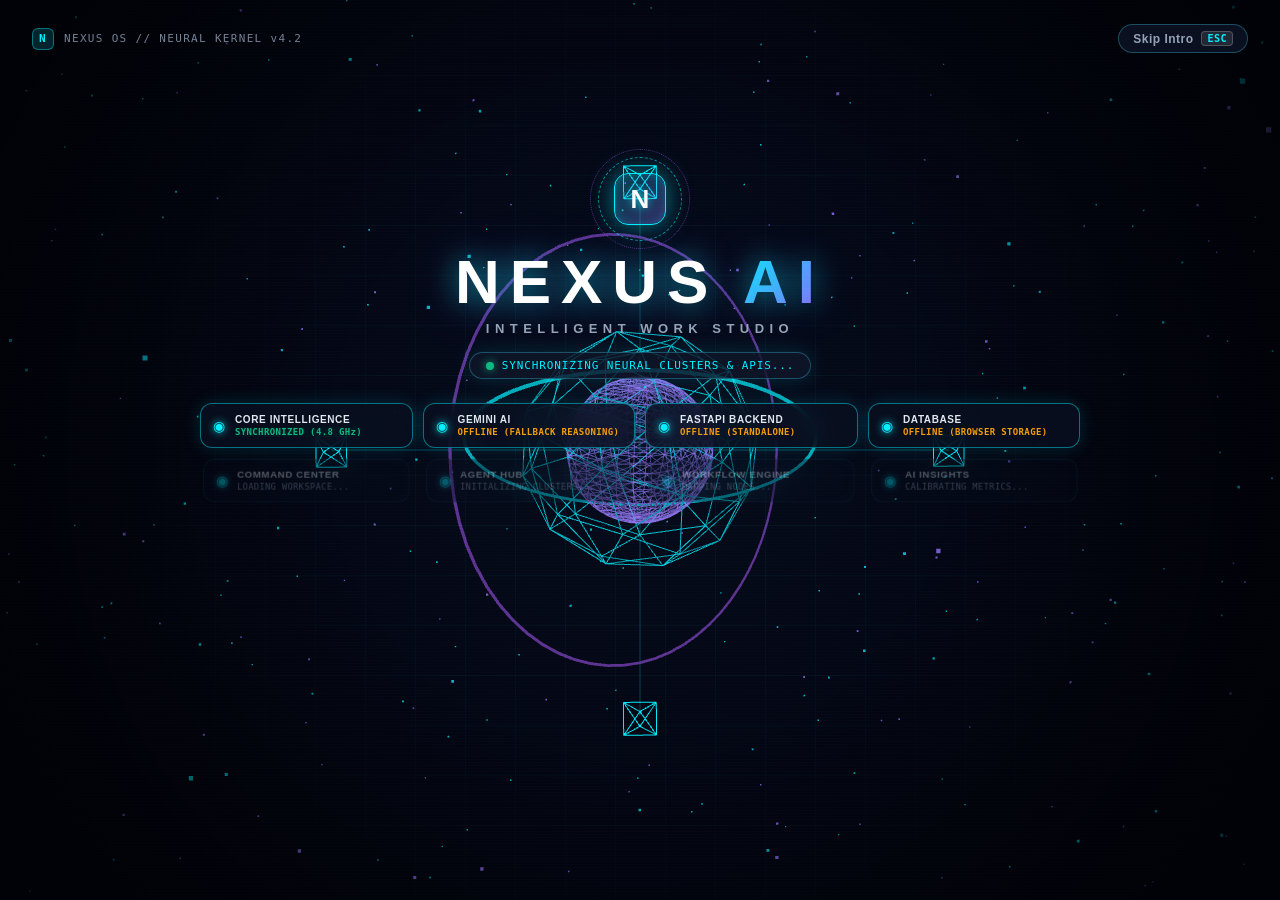
<file: command-center/index.html>
<!DOCTYPE html>
<html lang="en">
<head>
    <meta charset="UTF-8">
    <meta name="viewport" content="width=device-width, initial-scale=1.0">
    <meta name="description" content="NEXUS AI — Intelligent Work Studio">
    <title>NEXUS AI — Intelligent Work Studio</title>

    <link rel="stylesheet" href="style.css">
    <link rel="stylesheet" href="../shared/nexus-3d-core.css">
</head>

<body>

    <!-- =====================================================
         APP CONTAINER
    ====================================================== -->
    <div id="app">

        <!-- =================================================
             ONBOARDING
        ================================================== -->
        <section id="onboarding" class="onboarding">

            <div class="onboarding-glow glow-one"></div>
            <div class="onboarding-glow glow-two"></div>

            <div class="onboarding-card">

                <div class="brand brand-large">
                    <div class="brand-logo">N</div>

                    <div class="brand-text">
                        <strong>NEXUS</strong>
                        <span>AI</span>
                    </div>
                </div>


                <!-- STEP 1 -->
                <div class="onboarding-step" data-step="1">

                    <div class="eyebrow">
                        INTELLIGENT WORK STUDIO
                    </div>

                    <h1>
                        Work smarter.<br>
                        <span>Think bigger.</span>
                    </h1>

                    <p>
                        NEXUS AI brings your tasks, AI agents, workflows,
                        insights and productivity tools together in one
                        intelligent workspace.
                    </p>

                    <button
                        class="primary-btn hero-button"
                        id="startBtn">
                        Get Started
                        <span>→</span>
                    </button>

                </div>


                <!-- STEP 2 -->
                <div
                    class="onboarding-step hidden"
                    data-step="2">

                    <div class="step-number">
                        01 / 02
                    </div>

                    <h2>
                        Tell us about you.
                    </h2>

                    <p>
                        Your information is used to personalize this
                        browser-based NEXUS AI workspace.
                    </p>

                    <form
                        id="profileForm"
                        class="form-stack">

                        <label>
                            Your name

                            <input
                                type="text"
                                id="nameInput"
                                placeholder="Enter your name"
                                maxlength="40"
                                required>
                        </label>

                        <label>
                            Email address

                            <input
                                type="email"
                                id="emailInput"
                                placeholder="you@example.com"
                                maxlength="100"
                                required>
                        </label>

                        <button
                            class="primary-btn full-width"
                            type="submit">

                            Continue
                            <span>→</span>

                        </button>

                    </form>

                </div>


                <!-- STEP 3 -->
                <div
                    class="onboarding-step hidden"
                    data-step="3">

                    <div class="step-number">
                        02 / 02
                    </div>

                    <h2>
                        Create your workspace.
                    </h2>

                    <p>
                        Choose a workspace name and the type of work
                        you want NEXUS AI to help you with.
                    </p>

                    <form
                        id="workspaceForm"
                        class="form-stack">

                        <label>
                            Workspace name

                            <input
                                type="text"
                                id="workspaceInput"
                                value="Personal Workspace"
                                maxlength="40"
                                required>
                        </label>


                        <div class="focus-grid">

                            <button
                                type="button"
                                class="focus-card active"
                                data-focus="AI & Productivity">

                                <strong>✦</strong>
                                <b>AI & Productivity</b>
                                <small>Plan and execute</small>

                            </button>


                            <button
                                type="button"
                                class="focus-card"
                                data-focus="Development">

                                <strong>⌘</strong>
                                <b>Development</b>
                                <small>Build projects</small>

                            </button>


                            <button
                                type="button"
                                class="focus-card"
                                data-focus="Research">

                                <strong>⌕</strong>
                                <b>Research</b>
                                <small>Analyze topics</small>

                            </button>


                            <button
                                type="button"
                                class="focus-card"
                                data-focus="Automation">

                                <strong>⚡</strong>
                                <b>Automation</b>
                                <small>Automate work</small>

                            </button>

                        </div>


                        <button
                            class="primary-btn full-width"
                            type="submit">

                            Launch NEXUS AI
                            <span>→</span>

                        </button>

                    </form>

                </div>


                <div class="onboarding-dots">
                    <i class="active"></i>
                    <i></i>
                    <i></i>
                </div>

            </div>

        </section>


        <!-- =================================================
             MAIN APPLICATION
        ================================================== -->

        <div
            id="appShell"
            class="app-shell hidden">


            <!-- =================================================
                 SIDEBAR
            ================================================== -->

            <aside
                class="sidebar"
                id="sidebar">

                <div class="sidebar-header">

                    <div class="brand">

                        <div class="brand-logo">
                            N
                        </div>

                        <div class="brand-text">
                            <strong>NEXUS</strong>
                            <span>AI</span>
                        </div>

                    </div>

                    <button
                        class="sidebar-dock-toggle"
                        id="dockCollapseBtn"
                        type="button"
                        title="Collapse Sidebar"
                        style="background:rgba(255,255,255,0.06); border:1px solid rgba(0,240,255,0.3); border-radius:8px; color:var(--holo-cyan); cursor:pointer; font-size:12px; padding:4px 8px; line-height:1;">
                        ◀
                    </button>

                </div>


                <!-- WORKSPACE -->
                <div class="workspace-container">

                    <button
                        class="workspace-switcher"
                        id="workspaceSwitcher">

                        <span
                            class="workspace-avatar"
                            id="workspaceAvatar">
                            P
                        </span>

                        <span class="workspace-information">

                            <b id="workspaceName">
                                Personal Workspace
                            </b>

                            <small id="workspaceFocus">
                                AI & Productivity
                            </small>

                        </span>

                        <span class="workspace-arrow">
                           ⌄
                        </span>

                    </button>


                    <div
                        class="dropdown workspace-dropdown hidden"
                        id="workspaceMenu">

                        <div class="dropdown-title">
                            YOUR WORKSPACES
                        </div>

                        <div id="workspaceList"></div>

                        <button
                            class="dropdown-item"
                            id="addWorkspaceBtn">

                            ＋ Create workspace

                        </button>

                    </div>

                </div>


                <!-- NAVIGATION -->
                <nav class="navigation">

                    <div class="navigation-title">
                        WORKSPACE
                    </div>


                    <button
                        class="nav-item active"
                        data-page="command">

                        <span class="nav-icon">⌂</span>
                        <span>Command Center</span>

                    </button>


                    <button
                        class="nav-item"
                        data-page="agents">

                        <span class="nav-icon">✦</span>
                        <span>Agent Hub</span>

                        <em id="agentBadge">
                            3
                        </em>

                    </button>


                    <button
                        class="nav-item"
                        data-page="workflows">

                        <span class="nav-icon">◇</span>
                        <span>Workflow Builder</span>

                    </button>


                    <button
                        class="nav-item"
                        data-page="insights">

                        <span class="nav-icon">◌</span>
                        <span>AI Insights</span>

                    </button>


                    <div class="navigation-title manage-title">
                        MANAGE
                    </div>


                    <button
                        class="nav-item"
                        data-page="activity">

                        <span>◴</span>
                        Activity

                    </button>


                    <button
                        class="nav-item"
                        data-page="integrations">

                        <span>⊞</span>
                        Integrations

                    </button>


                    <button
                        class="nav-item"
                        data-page="settings">

                        <span>⚙</span>
                        Settings

                    </button>

                </nav>


                <!-- SIDEBAR BOTTOM -->
                <div class="sidebar-bottom">

                    <button
                        class="help-card"
                        id="helpBtn">

                        <span class="help-icon">
                            ?
                        </span>

                        <span>
                            <b>Need help?</b>
                            <small>
                                Explore the NEXUS guide
                            </small>
                        </span>

                        <strong>→</strong>

                    </button>


                    <button
                        class="profile-card"
                        id="profileBtn">

                        <span
                            class="profile-avatar"
                            id="profileAvatar">
                            N
                        </span>

                        <span class="profile-information">

                            <b id="profileName">
                                User
                            </b>

                            <small id="profileEmail">
                                user@example.com
                            </small>

                        </span>

                        <strong>•••</strong>

                    </button>

                </div>

            </aside>


            <div
                class="sidebar-overlay hidden"
                id="sidebarOverlay">
            </div>


            <!-- =================================================
                 MAIN CONTENT
            ================================================== -->

            <main class="main-content">


                <!-- TOP BAR -->
                <header class="topbar">

                    <div class="breadcrumb">

                        <span>
                            Workspace
                        </span>

                        <b>/</b>

                        <strong id="breadcrumbName">
                            Command Center
                        </strong>

                    </div>


                    <div class="topbar-actions">
                        <button class="btn btn-secondary sidebar-toggle-btn" id="toggleSidebarBtn" type="button" title="Open / Close Sidebar">
                            <span class="toggle-icon">◀</span> <span class="toggle-text">Sidebar</span>
                        </button>

                        <button
                            class="icon-button mobile-only"
                            id="openSidebar">
                            ☰
                        </button>


                        <button
                            class="search-button"
                            id="searchBtn">

                            <span>⌕</span>

                            <span class="search-label">
                                Search
                            </span>

                            <kbd>Ctrl</kbd>
                            <kbd>K</kbd>

                        </button>


                        <button
                            class="icon-button"
                            id="themeBtn"
                            title="Toggle theme">
                            ◐
                        </button>


                        <div class="notification-container">

                            <button
                                class="icon-button"
                                id="notificationBtn"
                                title="Notifications">

                                ♢

                                <i id="notificationDot"></i>

                            </button>


                            <div
                                class="dropdown notification-dropdown hidden"
                                id="notificationMenu">

                                <div class="notification-header">

                                    <b>
                                        Notifications
                                    </b>

                                    <button
                                        id="markRead">
                                        Mark read
                                    </button>

                                </div>

                                <div id="notificationList"></div>

                            </div>

                        </div>

                    </div>

                </header>


                <!-- CONTENT -->
                <div class="content">


                    <!-- =================================================
                         COMMAND CENTER
                    ================================================== -->

                    <section
                        class="page active"
                        id="page-command">

                        <div class="page-header">

                            <div>

                                <div class="eyebrow" style="display: flex; align-items: center; gap: 12px; flex-wrap: wrap;">
                                    <span><i class="status-dot"></i> NEXUS AI WORKSPACE</span>
                                    <span class="nexus-telemetry-badge" style="display: inline-flex; align-items: center; gap: 6px; padding: 2px 10px; background: rgba(0, 240, 255, 0.08); border: 1px solid rgba(0, 240, 255, 0.3); border-radius: 20px; font-size: 10px; font-weight: 600; color: var(--holo-cyan, #00f0ff); letter-spacing: 0.05em; text-transform: uppercase;">
                                        <span style="display:inline-block; width:6px; height:6px; border-radius:50%; background:#10b981; box-shadow:0 0 8px #10b981;"></span>
                                        FASTAPI 8000 LIVE <span style="opacity:0.35;">|</span> GEMINI 3.5 SYNCED
                                    </span>
                                </div>

                                <h1>
                                    Good
                                    <span id="period">
                                        evening
                                    </span>,
                                    <span id="dashboardName">
                                        there
                                    </span>.
                                </h1>

                                <p>
                                    Everything you need to think,
                                    build, automate and understand —
                                    connected in one intelligent workspace.
                                </p>

                            </div>


                            <div class="header-actions">

                                <button
                                    class="secondary-button"
                                    id="refreshBtn">

                                    ↻
                                    <span>
                                        Refresh
                                    </span>

                                </button>


                                <button
                                    class="secondary-button"
                                    id="holoChamberBtn"
                                    type="button"
                                    onclick="window.openNexusHoloChamber && window.openNexusHoloChamber('default')"
                                    title="Open Fullscreen 3D Neural Chamber">
                                    ✦
                                    <span>3D Hologram</span>
                                </button>

                                <button
                                    class="primary-btn"
                                    id="newTaskBtn">

                                    ＋ New Task

                                </button>

                            </div>

                        </div>


                        <!-- AI COMMAND & 3D QUANTUM NEURAL CORE -->
                        <div class="ai-command-container" style="display: grid; grid-template-columns: 1fr 340px; gap: 20px; margin-bottom: 35px; align-items: stretch;">

                            <div class="ai-command-card" style="margin-bottom: 0;">

                                <div class="ai-command-header">

                                    <div class="ai-title">

                                        <span class="ai-icon">
                                            ✦
                                        </span>

                                        <span>

                                            <b>
                                                Ask NEXUS
                                            </b>

                                            <small>
                                                AI Command Interface
                                            </small>

                                        </span>

                                    </div>


                                    <span class="ai-ready">
                                        ● Ready
                                    </span>

                                </div>


                                <form
                                    class="ai-form"
                                    id="aiForm">

                                    <input
                                        id="aiInput"
                                        type="text"
                                        placeholder="Ask NEXUS anything...">

                                    <button type="submit">
                                        ↑
                                    </button>

                                </form>


                                <div class="ai-chips">

                                    <button
                                        data-command="Summarize my activity">

                                        ✦ Summarize activity

                                    </button>


                                    <button
                                        data-command="What should I focus on?">

                                        ◇ What should I focus on?

                                    </button>


                                    <button
                                        data-command="Show active agents">

                                        → Show active agents

                                    </button>

                                </div>


                                <div
                                    class="ai-response hidden"
                                    id="aiResponse">
                                </div>

                            </div>

                            <div class="nexus-3d-wrapper" id="command3DCore" style="min-height: 220px; height: 100%;">
                                <div class="nexus-3d-scanlines"></div>
                                <div class="nexus-3d-vignette"></div>
                            </div>

                        </div>


                        <!-- QUICK ACTIONS -->
                        <div class="section-header">

                            <div>

                                <span>
                                    SHORTCUTS
                                </span>

                                <h2>
                                    Quick Actions
                                </h2>

                            </div>

                            <button
                                class="text-button"
                                data-go="agents">

                                View all →

                            </button>

                        </div>


                        <div class="quick-grid">

                            <button
                                class="quick-card"
                                id="quickAgent">

                                <i class="purple">
                                    ✦
                                </i>

                                <span>

                                    <b>
                                        Create AI Agent
                                    </b>

                                    <small>
                                        Build a specialized assistant
                                    </small>

                                </span>

                                <strong>→</strong>

                            </button>


                            <button
                                class="quick-card"
                                id="quickWorkflow">

                                <i class="blue">
                                    ⌘
                                </i>

                                <span>

                                    <b>
                                        Build Workflow
                                    </b>

                                    <small>
                                        Automate repetitive work
                                    </small>

                                </span>

                                <strong>→</strong>

                            </button>


                            <button
                                class="quick-card"
                                id="quickInsight">

                                <i class="cyan">
                                    ◇
                                </i>

                                <span>

                                    <b>
                                        Explore Insights
                                    </b>

                                    <small>
                                        Discover workspace patterns
                                    </small>

                                </span>

                                <strong>→</strong>

                            </button>


                            <button
                                class="quick-card"
                                id="quickResearch">

                                <i class="pink">
                                    ⌕
                                </i>

                                <span>

                                    <b>
                                        Start Research
                                    </b>

                                    <small>
                                        Investigate a new topic
                                    </small>

                                </span>

                                <strong>→</strong>

                            </button>

                        </div>


                        <!-- TASKS -->
                        <div class="section-header">

                            <div>

                                <span>
                                    PRODUCTIVITY
                                </span>

                                <h2>
                                    My Tasks
                                </h2>

                            </div>

                            <button
                                class="text-button"
                                id="addTaskText">

                                ＋ Add task

                            </button>

                        </div>


                        <div class="stats-grid">

                            <div class="stat-card">

                                <i class="purple">
                                    ◷
                                </i>

                                <span>
                                    Total
                                    <b id="totalTasks">
                                        0
                                    </b>
                                </span>

                            </div>


                            <div class="stat-card">

                                <i class="blue">
                                    ✓
                                </i>

                                <span>
                                    Completed
                                    <b id="doneTasks">
                                        0
                                    </b>
                                </span>

                            </div>


                            <div class="stat-card">

                                <i class="yellow">
                                    !
                                </i>

                                <span>
                                    Pending
                                    <b id="pendingTasks">
                                        0
                                    </b>
                                </span>

                            </div>


                            <div class="stat-card">

                                <i class="cyan">
                                    ⚡
                                </i>

                                <span>
                                    High Priority
                                    <b id="highTasks">
                                        0
                                    </b>
                                </span>

                            </div>

                        </div>


                        <div
                            class="task-list"
                            id="taskList">
                        </div>


                        <!-- TWO COLUMN -->
                        <div class="two-column">


                            <!-- AGENTS -->
                            <div class="panel">

                                <div class="panel-header">

                                    <div>

                                        <span>
                                            AI AGENTS
                                        </span>

                                        <h2>
                                            Active Agents
                                        </h2>

                                    </div>

                                    <small
                                        id="activeAgentLabel">
                                        0 active
                                    </small>

                                </div>


                                <div id="agentPreview">
                                </div>

                            </div>


                            <!-- HEALTH -->
                            <div class="panel">

                                <div class="panel-header">

                                    <div>

                                        <span>
                                            SYSTEM
                                        </span>

                                        <h2>
                                            Workspace Health
                                        </h2>

                                    </div>

                                    <small class="good">
                                        Excellent
                                    </small>

                                </div>


                                <div class="health-container">

                                    <div class="health-ring">

                                        <div>

                                            <b id="healthScore">
                                                94
                                            </b>

                                            <small>
                                                /100
                                            </small>

                                        </div>

                                    </div>


                                    <div class="health-lines">

                                        <p>
                                            <span>
                                                Agent uptime
                                            </span>

                                            <b>
                                                99.8%
                                            </b>
                                        </p>

                                        <p>
                                            <span>
                                                Workflow success
                                            </span>

                                            <b>
                                                97.4%
                                            </b>
                                        </p>

                                        <p>
                                            <span>
                                                Tasks completed
                                            </span>

                                            <b id="healthTasks">
                                                0%
                                            </b>
                                        </p>

                                    </div>

                                </div>

                            </div>

                        </div>


                        <!-- ACTIVITY + INSIGHT -->
                        <div class="two-column">


                            <div class="panel">

                                <div class="panel-header">

                                    <div>

                                        <span>
                                            ACTIVITY
                                        </span>

                                        <h2>
                                            Workspace Activity
                                        </h2>

                                    </div>

                                    <select id="activityPeriod">

                                        <option>
                                            7 days
                                        </option>

                                        <option>
                                            30 days
                                        </option>

                                    </select>

                                </div>


                                <div
                                    class="chart"
                                    id="chart">
                                </div>

                            </div>


                            <div class="panel insight-panel">

                                <i>
                                    ✦
                                </i>

                                <span>
                                    AI INSIGHT
                                </span>

                                <h2>
                                    Your workspace is ready
                                    for momentum.
                                </h2>

                                <p>
                                    Complete high-priority tasks
                                    and activate an automation workflow
                                    to keep repetitive work moving.
                                </p>

                                <button
                                    class="text-button"
                                    data-go="insights">

                                    Explore insights →

                                </button>

                            </div>

                        </div>

                    </section>


                    <!-- =================================================
                         AI AGENTS
                    ================================================== -->

                    <section
                        class="page"
                        id="page-agents">

                        <div class="page-header compact">

                            <div>

                                <div class="eyebrow">
                                    AI AGENTS
                                </div>

                                <h1>
                                    Agent Hub
                                </h1>

                                <p>
                                    Manage intelligent agents,
                                    monitor their status and control
                                    their activity.
                                </p>

                            </div>


                            <div style="display:flex;gap:10px;align-items:center;">
                                <a href="../agent-hub/index.html" class="ghost-btn" style="text-decoration:none;display:inline-flex;align-items:center;gap:6px;">
                                    Agent Studio ↗
                                </a>
                                <button
                                    class="primary-btn"
                                    id="createAgentBtn">
                                    ＋ Create Agent
                                </button>
                            </div>

                        </div>


                        <div
                            class="agent-grid"
                            id="agentGrid">
                        </div>

                    </section>


                    <!-- =================================================
                         WORKFLOWS
                    ================================================== -->

                    <section
                        class="page"
                        id="page-workflows">

                        <div class="page-header compact">

                            <div>

                                <div class="eyebrow">
                                    AUTOMATION
                                </div>

                                <h1>
                                    Workflow Builder
                                </h1>

                                <p>
                                    Design repeatable workflows and
                                    automate everyday operations.
                                </p>

                            </div>


                            <div style="display:flex;gap:10px;align-items:center;">
                                <a href="../workflow-builder/index.html" class="ghost-btn" style="text-decoration:none;display:inline-flex;align-items:center;gap:6px;">
                                    Workflow Canvas ↗
                                </a>
                                <button
                                    class="primary-btn"
                                    id="createWorkflowBtn">
                                    ＋ New Workflow
                                </button>
                            </div>

                        </div>


                        <div
                            class="workflow-grid"
                            id="workflowGrid">
                        </div>

                    </section>


                    <!-- =================================================
                         INSIGHTS
                    ================================================== -->

                    <section
                        class="page"
                        id="page-insights">

                        <div class="page-header compact">

                            <div>

                                <div class="eyebrow">
                                    INTELLIGENCE
                                </div>

                                <h1>
                                    AI Insights
                                </h1>

                                <p>
                                    Understand patterns across your
                                    workspace activity.
                                </p>

                            </div>

                            <div style="display:flex;gap:10px;align-items:center;">
                                <a href="../ai-insights/index.html" class="ghost-btn" style="text-decoration:none;display:inline-flex;align-items:center;gap:6px;">
                                    Full Insights Dashboard ↗
                                </a>
                            </div>

                        </div>


                        <div class="insight-grid">

                            <article>

                                <small>
                                    01
                                </small>

                                <span>
                                    PRODUCTIVITY
                                </span>

                                <h2>
                                    Focus on high-priority work
                                    before adding more tasks.
                                </h2>

                                <p>
                                    Grouping work into focused execution
                                    blocks can make your workspace
                                    easier to manage.
                                </p>

                            </article>


                            <article>

                                <small>
                                    02
                                </small>

                                <span>
                                    AUTOMATION
                                </span>

                                <h2>
                                    Repeated actions are candidates
                                    for workflows.
                                </h2>

                                <p>
                                    Turn recurring manual steps into
                                    reusable automation flows.
                                </p>

                            </article>


                            <article>

                                <small>
                                    03
                                </small>

                                <span>
                                    AGENTS
                                </span>

                                <h2>
                                    Clear agent responsibilities
                                    make monitoring easier.
                                </h2>

                                <p>
                                    Assign specialized roles so every
                                    agent has a defined purpose.
                                </p>

                            </article>

                        </div>

                    </section>


                    <!-- =================================================
                         ACTIVITY
                    ================================================== -->

                    <section
                        class="page"
                        id="page-activity">

                        <div class="page-header compact">

                            <div>

                                <div class="eyebrow">
                                    WORKSPACE HISTORY
                                </div>

                                <h1>
                                    Activity
                                </h1>

                                <p>
                                    A timeline of important workspace
                                    events.
                                </p>

                            </div>

                        </div>


                        <div
                            class="timeline"
                            id="timeline">
                        </div>

                    </section>


                    <!-- =================================================
                         INTEGRATIONS
                    ================================================== -->

                    <section
                        class="page"
                        id="page-integrations">

                        <div class="page-header compact">

                            <div>

                                <div class="eyebrow">
                                    CONNECTIONS
                                </div>

                                <h1>
                                    Integrations
                                </h1>

                                <p>
                                    Connect the tools your workspace
                                    depends on.
                                </p>

                            </div>

                        </div>


                        <div class="integration-grid">

                            <article>

                                <b>GH</b>

                                <div>
                                    <h3>GitHub</h3>
                                    <p>
                                        Repositories and development
                                        activity
                                    </p>
                                </div>

                                <button data-integration="GitHub">
                                    Connect
                                </button>

                            </article>


                            <article>

                                <b>DS</b>

                                <div>
                                    <h3>Google Drive</h3>
                                    <p>
                                        Documents and workspace files
                                    </p>
                                </div>

                                <button data-integration="Google Drive">
                                    Connect
                                </button>

                            </article>


                            <article>

                                <b>SL</b>

                                <div>
                                    <h3>Slack</h3>
                                    <p>
                                        Team communication and alerts
                                    </p>
                                </div>

                                <button data-integration="Slack">
                                    Connect
                                </button>

                            </article>


                            <article>

                                <b>CL</b>

                                <div>
                                    <h3>Calendar</h3>
                                    <p>
                                        Meetings and scheduled work
                                    </p>
                                </div>

                                <button data-integration="Calendar">
                                    Connect
                                </button>

                            </article>

                        </div>

                    </section>


                    <!-- =================================================
                         SETTINGS
                    ================================================== -->

                    <section
                        class="page"
                        id="page-settings">

                        <div class="page-header compact">

                            <div>

                                <div class="eyebrow">
                                    PREFERENCES
                                </div>

                                <h1>
                                    Settings
                                </h1>

                                <p>
                                    Control your NEXUS AI workspace
                                    preferences.
                                </p>

                            </div>

                        </div>


                        <div class="settings-container">

                            <div class="setting-row">

                                <div>
                                    <b>
                                        Appearance
                                    </b>

                                    <small>
                                        Switch between dark and
                                        light mode.
                                    </small>
                                </div>

                                <button
                                    class="secondary-button"
                                    id="settingsTheme">

                                    Toggle theme

                                </button>

                            </div>


                            <div class="setting-row">

                                <div>
                                    <b>
                                        Notifications
                                    </b>

                                    <small>
                                        Show workspace activity
                                        notifications.
                                    </small>
                                </div>

                                <label class="toggle-switch">

                                    <input
                                        type="checkbox"
                                        id="notificationToggle"
                                        checked>

                                    <span></span>

                                </label>

                            </div>


                            <div class="setting-row">

                                <div>
                                    <b>
                                        Profile
                                    </b>

                                    <small>
                                        Update your name and email.
                                    </small>

                                </div>

                                <button
                                    class="secondary-button"
                                    id="settingsProfile">

                                    Edit profile

                                </button>

                            </div>


                            <div class="setting-row">

                                <div>
                                    <b>
                                        Cinematic AI Boot
                                    </b>

                                    <small>
                                        Replay the 3D holographic neural boot experience.
                                    </small>
                                </div>

                                <button
                                    class="secondary-button"
                                    id="replayBootBtn"
                                    type="button"
                                    onclick="window.replayNexusBoot && window.replayNexusBoot()">
                                    ✦ Replay Boot
                                </button>

                            </div>


                            <div class="setting-row danger">

                                <div>
                                    <b>
                                        Reset local workspace
                                    </b>

                                    <small>
                                        Remove NEXUS AI data stored
                                        in this browser.
                                    </small>
                                </div>

                                <button
                                    class="danger-button"
                                    id="resetBtn">

                                    Reset data

                                </button>

                            </div>

                        </div>

                    </section>

                </div>

            </main>

        </div>


        <!-- =================================================
             COMMAND PALETTE
        ================================================== -->

        <div
            class="overlay hidden"
            id="paletteOverlay">

            <div class="command-palette">

                <div class="palette-search">

                    <span>
                        ⌕
                    </span>

                    <input
                        id="paletteInput"
                        placeholder="Search commands..."
                        autocomplete="off">

                    <kbd>
                        ESC
                    </kbd>

                </div>

                <div id="paletteResults"></div>

            </div>

        </div>


        <!-- =================================================
             MODAL
        ================================================== -->

        <div
            class="overlay hidden"
            id="modalOverlay">

            <div class="modal">

                <div class="modal-header">

                    <div>

                        <span id="modalLabel">
                            NEXUS AI
                        </span>

                        <h2 id="modalTitle">
                            Modal
                        </h2>

                    </div>

                    <button
                        class="icon-button"
                        id="modalClose">

                        ×

                    </button>

                </div>

                <div id="modalBody"></div>

            </div>

        </div>


        <!-- =================================================
             TOAST
        ================================================== -->

        <div
            class="toast hidden"
            id="toast">
        </div>

    </div>


    <button class="floating-sidebar-toggle" id="floatingToggleBtn" type="button" title="Open Sidebar">
        ▶ Open Sidebar
    </button>

    <script src="../shared/vendor/three.min.js"></script>
    <script src="../shared/nexus-3d-core.js"></script>
    <script src="../shared/nexus-boot.js"></script>
    <script src="script.js"></script>

</body>
</html>
</file>
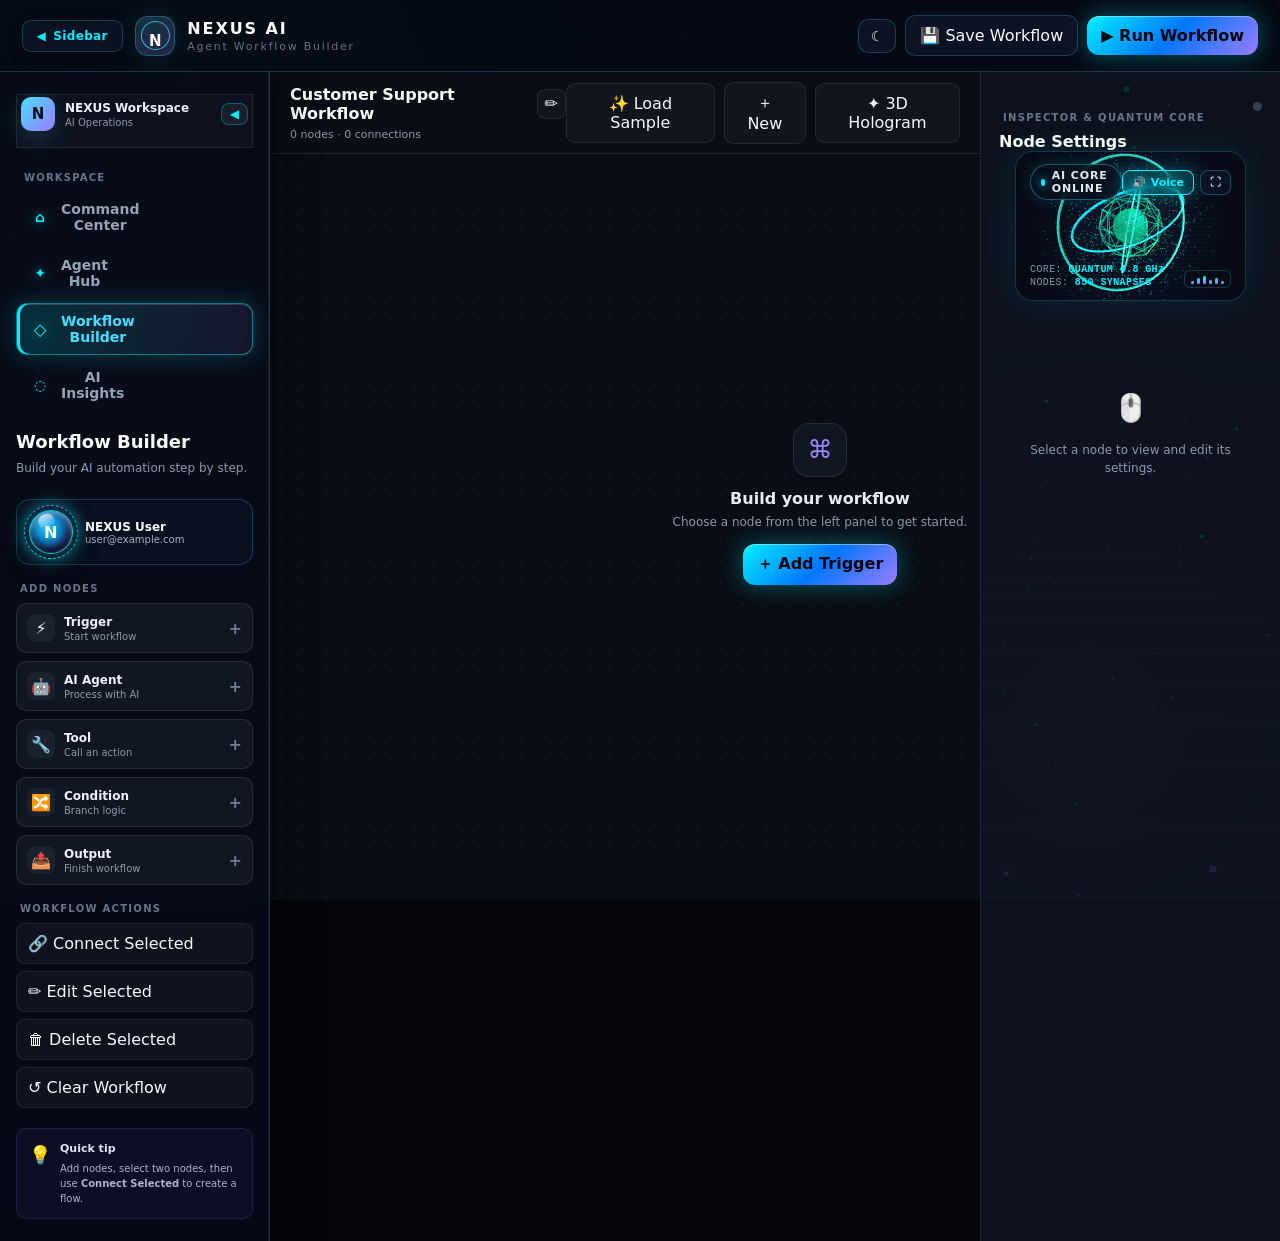
<file: workflow-builder/index.html>
<!DOCTYPE html>
<html lang="en">
<head>
    <meta charset="UTF-8">
    <meta name="viewport" content="width=device-width, initial-scale=1.0">

    <meta
        name="description"
        content="NEXUS AI Workflow Builder"
    >

    <title>NEXUS AI — Workflow Builder</title>

    <link rel="stylesheet" href="style.css">
    <link rel="stylesheet" href="../shared/nexus-3d-core.css">
</head>

<body>

<div class="app-shell">

    <!-- ================= TOP BAR ================= -->

    <header class="topbar">

        <div class="brand-wrap">
            <button class="mobile-menu-btn" id="mobileMenuBtn" type="button" aria-label="Open navigation">☰</button>
            <button class="btn btn-secondary sidebar-toggle-btn" id="toggleSidebarBtn" type="button" title="Open / Close Sidebar (Toggle)">
                <span class="toggle-icon">◀</span>
                <span class="toggle-text">Sidebar</span>
            </button>

            <div class="brand-mark">N</div>

            <div>
                <div class="brand">NEXUS AI</div>
                <div class="brand-subtitle">
                    Agent Workflow Builder
                </div>
            </div>

        </div>



        <div class="topbar-actions">

            <button
                class="btn btn-secondary icon-button"
                id="themeBtn"
                type="button"
                title="Toggle theme"
                style="padding: 8px 12px; font-size: 14px;">
                ☾
            </button>

            <button
                class="btn btn-secondary"
                id="saveBtn"
                type="button">
                💾 Save Workflow
            </button>

            <button
                class="btn btn-primary"
                id="runBtn"
                type="button">
                ▶ Run Workflow
            </button>

        </div>

    </header>


    <!-- ================= WORKSPACE ================= -->

    <div class="workspace">


        <!-- ================= LEFT SIDEBAR ================= -->

        <aside class="sidebar" id="workflowSidebar">

            <div class="sidebar-workspace">
                <div class="workspace-icon">N</div>
                <div style="flex:1;">
                    <strong>NEXUS Workspace</strong>
                    <span>AI Operations</span>
                </div>
                <button class="sidebar-dock-toggle" id="dockCollapseBtn" type="button" title="Collapse Sidebar" style="background:rgba(255,255,255,0.06); border:1px solid rgba(0,240,255,0.3); border-radius:8px; color:var(--holo-cyan); cursor:pointer; font-size:12px; padding:4px 8px; line-height:1;">◀</button>
            </div>

            <nav class="module-sidebar-nav" aria-label="NEXUS AI workspace navigation">
                <div class="nav-label">WORKSPACE</div>
                <a href="../command-center/index.html" class="nav-item">
                    <span class="nav-icon">⌂</span>
                    <span>Command Center</span>
                </a>
                <a href="../agent-hub/index.html" class="nav-item">
                    <span class="nav-icon">✦</span>
                    <span>Agent Hub</span>
                </a>
                <a class="nav-item active" href="#" aria-current="page" id="currentWorkflowNav">
                    <span class="nav-icon">◇</span>
                    <span>Workflow Builder</span>
                </a>
                <a href="../ai-insights/index.html" class="nav-item">
                    <span class="nav-icon">◌</span>
                    <span>AI Insights</span>
                </a>
            </nav>

            <div class="sidebar-heading">

                <h1>Workflow Builder</h1>

                <p>
                    Build your AI automation step by step.
                </p>

            </div>


            <div class="sidebar-profile" id="sidebarProfile">
                <div class="avatar" id="profileAvatar">N</div>
                <div class="profile-info">
                    <strong id="profileName">NEXUS User</strong>
                    <span id="profileEmail">user@example.com</span>
                </div>
            </div>


            <div class="section-label">
                ADD NODES
            </div>


            <div
                class="node-palette"
                id="nodePalette">


                <button
                    class="palette-btn trigger"
                    data-node-type="Trigger"
                    type="button">

                    <span>⚡</span>

                    <span>
                        <strong>Trigger</strong>
                        <small>Start workflow</small>
                    </span>

                    <b>+</b>

                </button>


                <button
                    class="palette-btn agent"
                    data-node-type="AI Agent"
                    type="button">

                    <span>🤖</span>

                    <span>
                        <strong>AI Agent</strong>
                        <small>Process with AI</small>
                    </span>

                    <b>+</b>

                </button>


                <button
                    class="palette-btn tool"
                    data-node-type="Tool"
                    type="button">

                    <span>🔧</span>

                    <span>
                        <strong>Tool</strong>
                        <small>Call an action</small>
                    </span>

                    <b>+</b>

                </button>


                <button
                    class="palette-btn condition"
                    data-node-type="Condition"
                    type="button">

                    <span>🔀</span>

                    <span>
                        <strong>Condition</strong>
                        <small>Branch logic</small>
                    </span>

                    <b>+</b>

                </button>


                <button
                    class="palette-btn output"
                    data-node-type="Output"
                    type="button">

                    <span>📤</span>

                    <span>
                        <strong>Output</strong>
                        <small>Finish workflow</small>
                    </span>

                    <b>+</b>

                </button>

            </div>


            <div class="section-label">
                WORKFLOW ACTIONS
            </div>


            <div class="side-actions">

                <button
                    class="side-btn"
                    id="connectBtn"
                    type="button">
                    🔗 Connect Selected
                </button>

                <button
                    class="side-btn"
                    id="editBtn"
                    type="button">
                    ✏️ Edit Selected
                </button>

                <button
                    class="side-btn danger"
                    id="deleteBtn"
                    type="button">
                    🗑 Delete Selected
                </button>

                <button
                    class="side-btn"
                    id="clearBtn"
                    type="button">
                    ↺ Clear Workflow
                </button>

            </div>


            <div class="help-card">

                <div class="help-icon">
                    💡
                </div>

                <div>

                    <strong>Quick tip</strong>

                    <p>
                        Add nodes, select two nodes,
                        then use <b>Connect Selected</b>
                        to create a flow.
                    </p>

                </div>

            </div>

        </aside>



        <!-- ================= MAIN CANVAS ================= -->

        <main class="canvas-panel">


            <div class="canvas-toolbar">

                <div>

                    <div class="workflow-title-row">

                        <h2 id="workflowTitle">
                            Customer Support Workflow
                        </h2>

                        <button
                            class="icon-btn"
                            id="renameBtn"
                            title="Rename workflow"
                            type="button">
                            ✏
                        </button>

                    </div>

                    <p id="workflowStatus">
                        Ready to build · 0 nodes · 0 connections
                    </p>

                </div>


                <div class="toolbar-actions">

                    <button
                        class="btn btn-ghost"
                        id="sampleBtn"
                        type="button">
                        ✨ Load Sample
                    </button>

                    <button
                        class="btn btn-ghost"
                        id="newBtn"
                        type="button">
                        ＋ New
                    </button>

                    <button
                        class="btn btn-ghost"
                        id="holoBtn"
                        type="button"
                        onclick="window.openNexusHoloChamber && window.openNexusHoloChamber('automation')"
                        title="Open 3D Quantum Neural Chamber">
                        ✦ 3D Hologram
                    </button>

                </div>

            </div>


            <div
                class="canvas"
                id="workflowCanvas"
                tabindex="0"
                aria-label="Workflow canvas">

                <svg
                    class="connections-layer"
                    id="connectionsLayer"
                    aria-hidden="true">
                </svg>

                <div class="grid-overlay"></div>


                <div
                    class="empty-state"
                    id="emptyState">

                    <div class="empty-icon">
                        ⌘
                    </div>

                    <h3>
                        Build your workflow
                    </h3>

                    <p>
                        Choose a node from the left panel
                        to get started.
                    </p>

                    <button
                        class="btn btn-primary"
                        id="emptyAddBtn"
                        type="button">
                        ＋ Add Trigger
                    </button>

                </div>

            </div>

        </main>



        <!-- ================= INSPECTOR ================= -->

        <aside
            class="inspector"
            id="inspector">

            <div class="inspector-header">

                <div>

                    <div class="section-label">
                        INSPECTOR & QUANTUM CORE
                    </div>

                    <h2>
                        Node Settings
                    </h2>

                </div>

                <span
                    class="status-dot"
                    id="selectionDot">
                </span>

            </div>

            <div style="padding: 0 16px 12px 16px;">
                <div class="nexus-3d-wrapper" id="workflow3DCore" style="height: 150px; min-height: 150px;">
                    <div class="nexus-3d-scanlines"></div>
                    <div class="nexus-3d-vignette"></div>
                </div>
            </div>


            <div
                id="inspectorContent"
                class="inspector-content">

                <div class="inspector-empty">

                    <div>🖱️</div>

                    <p>
                        Select a node to view
                        and edit its settings.
                    </p>

                </div>

            </div>

        </aside>

    </div>
    
    <button class="floating-sidebar-toggle" id="floatingToggleBtn" type="button" title="Open Sidebar">
        ▶ Open Sidebar
    </button>



    <!-- ================= TOAST ================= -->

    <div
        class="toast"
        id="toast"
        role="status"
        aria-live="polite">
    </div>



    <!-- ================= EDIT MODAL ================= -->

    <div
        class="modal-backdrop hidden"
        id="modalBackdrop">

        <div
            class="modal"
            role="dialog"
            aria-modal="true"
            aria-labelledby="modalTitle">

            <div class="modal-header">

                <h2 id="modalTitle">
                    Edit
                </h2>

                <button
                    class="icon-btn"
                    id="modalCloseBtn"
                    type="button"
                    aria-label="Close">
                    ×
                </button>

            </div>


            <div id="modalBody"></div>


            <div class="modal-actions">

                <button
                    class="btn btn-secondary"
                    id="modalCancelBtn"
                    type="button">
                    Cancel
                </button>

                <button
                    class="btn btn-primary"
                    id="modalSaveBtn"
                    type="button">
                    Save
                </button>

            </div>

        </div>

    </div>

</div>


<script src="../shared/vendor/three.min.js"></script>
<script src="../shared/nexus-3d-core.js"></script>
<script src="script.js"></script>

</body>
</html>
</file>
<file: agent-hub/style.css>
/* =========================================================
   NEXUS AI — AGENT HUB
   Continuation theme:
   Dark futuristic workspace / glassmorphism / cyan-purple
========================================================= */

:root {
    --bg-main: #070a12;
    --bg-secondary: #0b0f1a;
    --bg-card: rgba(15, 20, 33, 0.82);
    --bg-card-solid: #101521;
    --bg-input: #0b101b;

    --border: rgba(255, 255, 255, 0.08);
    --border-strong: rgba(255, 255, 255, 0.13);

    --text-primary: #f5f7ff;
    --text-secondary: #a8b0c2;
    --text-muted: #687287;

    --cyan: #46dfff;
    --cyan-soft: rgba(70, 223, 255, 0.12);

    --purple: #9b7cff;
    --purple-soft: rgba(155, 124, 255, 0.13);

    --blue: #6e9dff;
    --orange: #ffb45e;
    --green: #52e0a0;
    --red: #ff6e7d;

    --shadow: 0 18px 60px rgba(0, 0, 0, 0.28);

    --sidebar-width: 258px;
    --radius: 18px;
    --radius-small: 12px;

    --transition: 180ms ease;
}

* {
    box-sizing: border-box;
    margin: 0;
    padding: 0;
}

html {
    scroll-behavior: smooth;
}

body {
    min-height: 100vh;
    font-family: "Inter", sans-serif;
    background:
        radial-gradient(
            circle at 75% 0%,
            rgba(91, 75, 170, 0.14),
            transparent 30%
        ),
        radial-gradient(
            circle at 25% 20%,
            rgba(0, 204, 255, 0.07),
            transparent 26%
        ),
        var(--bg-main);
    color: var(--text-primary);
    overflow-x: hidden;
}

body.light-mode {
    --bg-main: #eef2f8;
    --bg-secondary: #f5f7fb;
    --bg-card: rgba(255, 255, 255, 0.9);
    --bg-card-solid: #ffffff;
    --bg-input: #f3f5f9;

    --border: rgba(10, 20, 40, 0.09);
    --border-strong: rgba(10, 20, 40, 0.14);

    --text-primary: #101625;
    --text-secondary: #566177;
    --text-muted: #788399;

    --shadow: 0 18px 50px rgba(20, 30, 60, 0.09);

    background:
        radial-gradient(
            circle at 75% 0%,
            rgba(111, 83, 230, 0.10),
            transparent 30%
        ),
        var(--bg-main);
}

button,
input,
textarea,
select {
    font: inherit;
}

button {
    border: 0;
}

button,
select {
    cursor: pointer;
}

input,
textarea,
select {
    color: var(--text-primary);
}

.hidden {
    display: none !important;
}

/* =========================================================
   APP SHELL
========================================================= */

.app-shell {
    min-height: 100vh;
    display: flex;
}

.sidebar {
    position: fixed;
    inset: 0 auto 0 0;
    width: var(--sidebar-width);
    display: flex;
    flex-direction: column;
    padding: 24px 16px 18px;
    background:
        linear-gradient(
            180deg,
            rgba(11, 15, 27, 0.98),
            rgba(7, 10, 18, 0.98)
        );
    border-right: 1px solid var(--border);
    z-index: 100;
}

body.light-mode .sidebar {
    background: rgba(249, 251, 255, 0.97);
}

.brand {
    display: flex;
    align-items: center;
    gap: 11px;
    padding: 0 10px 24px;
}

.brand-mark {
    position: relative;
    width: 38px;
    height: 38px;
    display: grid;
    place-items: center;
    border-radius: 12px;
    background:
        linear-gradient(
            135deg,
            rgba(70, 223, 255, 0.16),
            rgba(155, 124, 255, 0.22)
        );
    border: 1px solid rgba(70, 223, 255, 0.25);
    overflow: hidden;
}

.brand-core {
    position: relative;
    z-index: 2;
    font-weight: 800;
    font-size: 15px;
    color: var(--cyan);
}

.brand-orbit {
    position: absolute;
    width: 48px;
    height: 16px;
    border: 1px solid rgba(70, 223, 255, 0.55);
    border-radius: 50%;
    transform: rotate(-30deg);
}

.brand-text {
    display: flex;
    flex-direction: column;
    gap: 2px;
}

.brand-text strong {
    letter-spacing: 0.16em;
    font-size: 14px;
}

.brand-text span {
    color: var(--text-muted);
    font-size: 8px;
    letter-spacing: 0.16em;
    font-weight: 700;
}

.workspace-mini {
    display: flex;
    align-items: center;
    gap: 9px;
    padding: 10px;
    margin-bottom: 22px;
    border: 1px solid var(--border);
    background: rgba(255, 255, 255, 0.025);
    border-radius: 13px;
}

.workspace-icon {
    width: 32px;
    height: 32px;
    flex: 0 0 32px;
    display: grid;
    place-items: center;
    border-radius: 9px;
    color: #fff;
    font-weight: 800;
    font-size: 12px;
    background: linear-gradient(135deg, #26c8ff, #8267ff);
}

.workspace-mini > div:nth-child(2) {
    min-width: 0;
    flex: 1;
}

.workspace-mini strong,
.workspace-mini span {
    display: block;
}

.workspace-mini strong {
    font-size: 11px;
    white-space: nowrap;
    overflow: hidden;
    text-overflow: ellipsis;
}

.workspace-mini span {
    margin-top: 3px;
    color: var(--text-muted);
    font-size: 9px;
}

.main-nav {
    display: flex;
    flex-direction: column;
    gap: 4px;
}

.nav-label {
    margin: 10px 10px 7px;
    color: var(--text-muted);
    font-size: 9px;
    letter-spacing: 0.16em;
    font-weight: 700;
}

.nav-item {
    position: relative;
    width: 100%;
    min-height: 42px;
    display: flex;
    align-items: center;
    gap: 11px;
    padding: 0 11px;
    color: var(--text-secondary);
    background: transparent;
    border-radius: 11px;
    text-align: left;
    transition: var(--transition);
}

.nav-item:hover {
    color: var(--text-primary);
    background: rgba(255, 255, 255, 0.045);
}

.nav-item.active {
    color: var(--text-primary);
    background:
        linear-gradient(
            90deg,
            rgba(70, 223, 255, 0.10),
            rgba(155, 124, 255, 0.08)
        );
    border: 1px solid rgba(70, 223, 255, 0.09);
}

.nav-item.active::before {
    content: "";
    position: absolute;
    left: -16px;
    width: 3px;
    height: 22px;
    border-radius: 0 4px 4px 0;
    background: linear-gradient(var(--cyan), var(--purple));
    box-shadow: 0 0 14px rgba(70, 223, 255, 0.45);
}

.nav-icon {
    width: 19px;
    text-align: center;
    font-size: 15px;
}

.nav-item span:nth-child(2) {
    flex: 1;
    font-size: 11px;
    font-weight: 600;
}

.nav-count {
    min-width: 21px;
    height: 20px;
    padding: 0 6px;
    display: grid;
    place-items: center;
    border-radius: 20px;
    background: var(--cyan-soft);
    color: var(--cyan);
    font-size: 9px;
    font-weight: 700;
}

.sidebar-bottom {
    margin-top: auto;
}

.system-card {
    padding: 12px;
    margin-bottom: 10px;
    border: 1px solid var(--border);
    border-radius: 13px;
    background: rgba(255, 255, 255, 0.025);
}

.system-card-top {
    display: grid;
    grid-template-columns: auto 1fr auto;
    align-items: center;
    gap: 6px;
}

.system-card-top > span:not(.status-dot) {
    color: var(--text-muted);
    font-size: 8px;
    letter-spacing: 0.1em;
}

.system-card-top strong {
    font-size: 8px;
    color: var(--green);
}

.system-card small {
    color: var(--text-muted);
    font-size: 8px;
}

.system-meter {
    height: 4px;
    margin: 9px 0 7px;
    border-radius: 10px;
    background: rgba(255, 255, 255, 0.06);
    overflow: hidden;
}

.system-meter span {
    display: block;
    width: 94%;
    height: 100%;
    border-radius: inherit;
    background: linear-gradient(90deg, var(--cyan), var(--purple));
}

.profile-mini {
    width: 100%;
    display: flex;
    align-items: center;
    gap: 9px;
    padding: 9px;
    color: var(--text-primary);
    background: transparent;
    border-radius: 12px;
    text-align: left;
}

.profile-mini:hover {
    background: rgba(255, 255, 255, 0.04);
}

.avatar {
    width: 31px;
    height: 31px;
    display: grid;
    place-items: center;
    border-radius: 10px;
    color: white;
    background: linear-gradient(135deg, #18bfe9, #866bff);
    font-weight: 800;
    font-size: 11px;
}

.profile-info {
    min-width: 0;
    flex: 1;
}

.profile-info strong,
.profile-info span {
    display: block;
}

.profile-info strong {
    font-size: 10px;
}

.profile-info span {
    margin-top: 3px;
    color: var(--text-muted);
    font-size: 8px;
}

.profile-arrow {
    color: var(--text-muted);
}

/* =========================================================
   MAIN CONTENT
========================================================= */

.main-content {
    width: calc(100% - var(--sidebar-width));
    margin-left: var(--sidebar-width);
    min-width: 0;
}

.topbar {
    position: sticky;
    top: 0;
    z-index: 50;
    min-height: 88px;
    display: flex;
    align-items: center;
    justify-content: space-between;
    gap: 20px;
    padding: 16px 34px;
    background: rgba(7, 10, 18, 0.82);
    border-bottom: 1px solid var(--border);
    backdrop-filter: blur(20px);
}

body.light-mode .topbar {
    background: rgba(238, 242, 248, 0.86);
}

.topbar-left {
    display: flex;
    align-items: center;
    gap: 14px;
    min-width: 0;
}

.page-heading {
    min-width: 0;
}

.breadcrumb {
    margin-bottom: 5px;
    color: var(--text-muted);
    font-size: 9px;
    letter-spacing: 0.08em;
}

.breadcrumb span {
    padding: 0 5px;
    color: var(--cyan);
}

.page-heading h1 {
    font-size: 21px;
    line-height: 1.1;
    letter-spacing: -0.03em;
}

.page-heading p {
    margin-top: 4px;
    color: var(--text-muted);
    font-size: 10px;
}

.topbar-actions {
    display: flex;
    align-items: center;
    gap: 8px;
}

.icon-button {
    position: relative;
    width: 37px;
    height: 37px;
    display: grid;
    place-items: center;
    color: var(--text-secondary);
    background: rgba(255, 255, 255, 0.035);
    border: 1px solid var(--border);
    border-radius: 10px;
    transition: var(--transition);
}

.icon-button:hover {
    color: var(--text-primary);
    border-color: var(--border-strong);
    background: rgba(255, 255, 255, 0.07);
    transform: translateY(-1px);
}

.icon-button.tiny {
    width: 25px;
    height: 25px;
    flex: 0 0 25px;
    font-size: 13px;
}

.mobile-menu {
    display: none;
}

.notification-badge {
    position: absolute;
    top: -4px;
    right: -3px;
    min-width: 15px;
    height: 15px;
    padding: 0 4px;
    display: grid;
    place-items: center;
    color: #fff;
    background: var(--red);
    border-radius: 20px;
    font-size: 7px;
    font-weight: 800;
    border: 2px solid var(--bg-main);
}

.primary-button,
.secondary-button {
    min-height: 38px;
    display: inline-flex;
    align-items: center;
    justify-content: center;
    gap: 7px;
    padding: 0 14px;
    border-radius: 10px;
    font-size: 10px;
    font-weight: 700;
    transition: var(--transition);
}

.primary-button {
    color: #071018;
    background: linear-gradient(135deg, #49e0ff, #8d76ff);
    box-shadow: 0 8px 28px rgba(75, 201, 255, 0.16);
}

.primary-button:hover {
    transform: translateY(-2px);
    box-shadow: 0 12px 32px rgba(75, 201, 255, 0.25);
}

.secondary-button {
    color: var(--text-primary);
    background: rgba(255, 255, 255, 0.045);
    border: 1px solid var(--border-strong);
}

.secondary-button:hover {
    background: rgba(255, 255, 255, 0.08);
    transform: translateY(-1px);
}

.text-button {
    color: var(--cyan);
    background: transparent;
    font-size: 9px;
    font-weight: 700;
}

.text-button:hover {
    text-decoration: underline;
}

/* =========================================================
   PAGE
========================================================= */

.page-content {
    max-width: 1600px;
    margin: 0 auto;
    padding: 30px 34px 50px;
}

/* =========================================================
   HERO
========================================================= */

.hub-hero {
    position: relative;
    min-height: 260px;
    display: flex;
    align-items: center;
    justify-content: space-between;
    gap: 35px;
    padding: 34px 38px;
    overflow: hidden;
    border: 1px solid var(--border);
    border-radius: 22px;
    background:
        radial-gradient(
            circle at 75% 50%,
            rgba(94, 76, 190, 0.16),
            transparent 28%
        ),
        radial-gradient(
            circle at 20% 20%,
            rgba(47, 208, 255, 0.07),
            transparent 30%
        ),
        rgba(14, 19, 32, 0.74);
    box-shadow: var(--shadow);
}

body.light-mode .hub-hero {
    background: rgba(255, 255, 255, 0.85);
}

.hub-hero::after {
    content: "";
    position: absolute;
    inset: auto -10% -65%;
    height: 180px;
    background: radial-gradient(
        ellipse,
        rgba(70, 223, 255, 0.08),
        transparent 70%
    );
    pointer-events: none;
}

.hero-copy {
    position: relative;
    z-index: 2;
    max-width: 650px;
}

.eyebrow,
.section-kicker {
    color: var(--cyan);
    font-size: 8px;
    letter-spacing: 0.18em;
    font-weight: 800;
}

.eyebrow {
    display: flex;
    align-items: center;
    gap: 7px;
    margin-bottom: 12px;
}

.pulse-dot {
    width: 6px;
    height: 6px;
    border-radius: 50%;
    background: var(--cyan);
    box-shadow: 0 0 13px var(--cyan);
}

.hero-copy h2 {
    max-width: 650px;
    font-size: clamp(30px, 4vw, 48px);
    line-height: 1.02;
    letter-spacing: -0.055em;
}

.hero-copy h2 span {
    color: transparent;
    background: linear-gradient(90deg, var(--cyan), var(--purple));
    background-clip: text;
    -webkit-background-clip: text;
}

.hero-copy p {
    max-width: 580px;
    margin-top: 13px;
    color: var(--text-secondary);
    font-size: 11px;
    line-height: 1.8;
}

.hero-actions {
    display: flex;
    gap: 8px;
    margin-top: 20px;
}

.hero-visual {
    position: relative;
    width: 360px;
    height: 235px;
    flex: 0 0 360px;
    display: flex;
    align-items: center;
    justify-content: center;
}

.agent-orb {
    position: absolute;
    inset: 50% auto auto 50%;
    width: 110px;
    height: 110px;
    transform: translate(-50%, -50%);
    display: flex;
    flex-direction: column;
    align-items: center;
    justify-content: center;
    border-radius: 50%;
    border: 1px solid rgba(70, 223, 255, 0.28);
    background:
        radial-gradient(
            circle at 50% 45%,
            rgba(69, 222, 255, 0.17),
            rgba(103, 74, 195, 0.11) 50%,
            rgba(10, 14, 25, 0.85) 70%
        );
    box-shadow:
        0 0 60px rgba(70, 223, 255, 0.12),
        inset 0 0 30px rgba(155, 124, 255, 0.08);
    z-index: 3;
}

.agent-orb strong {
    font-size: 27px;
    letter-spacing: -0.05em;
}

.agent-orb span {
    margin-top: 4px;
    color: var(--text-muted);
    font-size: 6px;
    letter-spacing: 0.17em;
}

.orb-glow {
    position: absolute;
    inset: -12px;
    border-radius: inherit;
    border: 1px solid rgba(155, 124, 255, 0.18);
    animation: orbPulse 3s infinite ease-in-out;
}

@keyframes orbPulse {
    0%,
    100% {
        transform: scale(0.98);
        opacity: 0.5;
    }

    50% {
        transform: scale(1.06);
        opacity: 1;
    }
}

.orbital-ring {
    position: absolute;
    inset: 50% auto auto 50%;
    border: 1px solid rgba(70, 223, 255, 0.13);
    border-radius: 50%;
    transform: translate(-50%, -50%) rotate(-15deg);
}

.ring-one {
    width: 180px;
    height: 180px;
}

.ring-two {
    width: 260px;
    height: 125px;
    transform: translate(-50%, -50%) rotate(25deg);
}

.floating-node {
    position: absolute;
    z-index: 4;
    display: flex;
    align-items: center;
    gap: 7px;
    padding: 7px 9px;
    color: var(--text-secondary);
    border: 1px solid var(--border);
    background: rgba(10, 14, 24, 0.82);
    backdrop-filter: blur(12px);
    border-radius: 9px;
    font-size: 8px;
    box-shadow: var(--shadow);
}

.floating-node span {
    width: 20px;
    height: 20px;
    display: grid;
    place-items: center;
    border-radius: 6px;
    color: var(--cyan);
    background: var(--cyan-soft);
    font-size: 8px;
    font-weight: 800;
}

.node-one {
    top: 20px;
    left: 8px;
}

.node-two {
    top: 12px;
    right: 4px;
}

.node-two span {
    color: var(--purple);
    background: var(--purple-soft);
}

.node-three {
    right: 15px;
    bottom: 15px;
}

.node-three span {
    color: var(--green);
    background: rgba(82, 224, 160, 0.1);
}

/* =========================================================
   STATS
========================================================= */

.stats-grid {
    display: grid;
    grid-template-columns: repeat(4, 1fr);
    gap: 12px;
    margin-top: 15px;
}

.stat-card {
    min-height: 105px;
    display: flex;
    align-items: center;
    gap: 13px;
    padding: 16px;
    border: 1px solid var(--border);
    border-radius: var(--radius);
    background: var(--bg-card);
    backdrop-filter: blur(14px);
    transition: var(--transition);
}

.stat-card:hover {
    transform: translateY(-2px);
    border-color: var(--border-strong);
}

.stat-icon {
    width: 42px;
    height: 42px;
    flex: 0 0 42px;
    display: grid;
    place-items: center;
    border-radius: 12px;
    font-size: 17px;
}

.stat-icon.cyan {
    color: var(--cyan);
    background: var(--cyan-soft);
}

.stat-icon.purple {
    color: var(--purple);
    background: var(--purple-soft);
}

.stat-icon.blue {
    color: var(--blue);
    background: rgba(110, 157, 255, 0.1);
}

.stat-icon.orange {
    color: var(--orange);
    background: rgba(255, 180, 94, 0.1);
}

.stat-content span,
.stat-content small {
    display: block;
}

.stat-content > span {
    color: var(--text-muted);
    font-size: 9px;
}

.stat-content strong {
    display: block;
    margin: 4px 0;
    font-size: 22px;
    letter-spacing: -0.04em;
}

.stat-content small {
    color: var(--text-muted);
    font-size: 8px;
}

.stat-content small.positive {
    color: var(--green);
}

/* =========================================================
   SECTION
========================================================= */

.section-block {
    margin-top: 35px;
}

.section-header,
.panel-header {
    display: flex;
    align-items: flex-end;
    justify-content: space-between;
    gap: 15px;
    margin-bottom: 16px;
}

.section-header h2,
.panel-header h2 {
    margin-top: 5px;
    font-size: 18px;
    letter-spacing: -0.035em;
}

.section-header p,
.panel-header p {
    margin-top: 4px;
    color: var(--text-muted);
    font-size: 9px;
}

.section-actions {
    display: flex;
    align-items: center;
    gap: 7px;
}

.search-box {
    width: 190px;
    height: 35px;
    display: flex;
    align-items: center;
    gap: 7px;
    padding: 0 10px;
    background: var(--bg-input);
    border: 1px solid var(--border);
    border-radius: 9px;
}

.search-box > span {
    color: var(--text-muted);
    font-size: 15px;
}

.search-box input {
    width: 100%;
    outline: none;
    border: 0;
    background: transparent;
    color: var(--text-primary);
    font-size: 9px;
}

.search-box input::placeholder {
    color: var(--text-muted);
}

.select-control {
    height: 35px;
    padding: 0 9px;
    outline: none;
    color: var(--text-secondary);
    background: var(--bg-input);
    border: 1px solid var(--border);
    border-radius: 9px;
    font-size: 9px;
}

/* =========================================================
   AGENT CARDS
========================================================= */

.agents-grid {
    display: grid;
    grid-template-columns: repeat(2, minmax(0, 1fr));
    gap: 12px;
}

.agent-card {
    position: relative;
    min-width: 0;
    padding: 18px;
    border: 1px solid var(--border);
    border-radius: var(--radius);
    background: var(--bg-card);
    overflow: hidden;
    transition: var(--transition);
}

.agent-card::before {
    content: "";
    position: absolute;
    width: 180px;
    height: 180px;
    top: -100px;
    right: -90px;
    border-radius: 50%;
    background: rgba(70, 223, 255, 0.045);
    filter: blur(20px);
    pointer-events: none;
}

.agent-card:hover {
    border-color: rgba(70, 223, 255, 0.17);
    transform: translateY(-2px);
    box-shadow: 0 18px 50px rgba(0, 0, 0, 0.16);
}

.agent-card.selected {
    border-color: rgba(70, 223, 255, 0.34);
    box-shadow:
        0 0 0 1px rgba(70, 223, 255, 0.06),
        0 18px 50px rgba(0, 0, 0, 0.18);
}

.agent-top {
    display: flex;
    justify-content: space-between;
    align-items: flex-start;
    gap: 10px;
}

.agent-identity {
    display: flex;
    gap: 11px;
    min-width: 0;
}

.agent-avatar {
    position: relative;
    width: 44px;
    height: 44px;
    flex: 0 0 44px;
    display: grid;
    place-items: center;
    border-radius: 13px;
    font-weight: 800;
    font-size: 14px;
    color: var(--cyan);
    background:
        linear-gradient(
            135deg,
            rgba(70, 223, 255, 0.13),
            rgba(155, 124, 255, 0.15)
        );
    border: 1px solid rgba(70, 223, 255, 0.12);
}

.agent-avatar.purple {
    color: var(--purple);
    background: var(--purple-soft);
}

.agent-avatar.green {
    color: var(--green);
    background: rgba(82, 224, 160, 0.1);
}

.agent-avatar.orange {
    color: var(--orange);
    background: rgba(255, 180, 94, 0.1);
}

.agent-identity h3 {
    max-width: 190px;
    overflow: hidden;
    text-overflow: ellipsis;
    white-space: nowrap;
    font-size: 12px;
}

.agent-role {
    display: block;
    margin-top: 4px;
    color: var(--text-muted);
    font-size: 8px;
}

.status-chip {
    display: inline-flex;
    align-items: center;
    gap: 5px;
    padding: 5px 7px;
    border-radius: 20px;
    font-size: 7px;
    font-weight: 700;
    text-transform: uppercase;
    letter-spacing: 0.06em;
}

.status-chip.running {
    color: var(--green);
    background: rgba(82, 224, 160, 0.08);
}

.status-chip.paused {
    color: var(--orange);
    background: rgba(255, 180, 94, 0.08);
}

.status-chip.idle {
    color: var(--text-secondary);
    background: rgba(255, 255, 255, 0.05);
}

.status-dot {
    width: 6px;
    height: 6px;
    display: inline-block;
    flex: 0 0 6px;
    border-radius: 50%;
    background: var(--text-muted);
}

.status-dot.online {
    background: var(--green);
    box-shadow: 0 0 9px rgba(82, 224, 160, 0.65);
}

.status-dot.paused {
    background: var(--orange);
}

.agent-description {
    min-height: 35px;
    margin: 14px 0;
    color: var(--text-secondary);
    font-size: 9px;
    line-height: 1.6;
}

.agent-progress {
    margin-bottom: 13px;
}

.progress-header {
    display: flex;
    justify-content: space-between;
    margin-bottom: 6px;
}

.progress-header span {
    color: var(--text-muted);
    font-size: 7px;
}

.progress-header strong {
    color: var(--text-secondary);
    font-size: 8px;
}

.progress-track {
    height: 5px;
    border-radius: 10px;
    background: rgba(255, 255, 255, 0.06);
    overflow: hidden;
}

.progress-fill {
    height: 100%;
    border-radius: inherit;
    background: linear-gradient(90deg, var(--cyan), var(--purple));
    transition: width 350ms ease;
}

.agent-meta {
    display: grid;
    grid-template-columns: repeat(3, 1fr);
    gap: 7px;
    margin-bottom: 15px;
}

.agent-meta-item {
    padding: 8px;
    border-radius: 9px;
    background: rgba(255, 255, 255, 0.025);
    border: 1px solid rgba(255, 255, 255, 0.04);
}

.agent-meta-item span,
.agent-meta-item strong {
    display: block;
}

.agent-meta-item span {
    color: var(--text-muted);
    font-size: 7px;
}

.agent-meta-item strong {
    margin-top: 4px;
    font-size: 9px;
}

.agent-actions {
    display: flex;
    gap: 6px;
}

.agent-actions button {
    min-height: 31px;
    border-radius: 8px;
    font-size: 8px;
    font-weight: 700;
}

.agent-run {
    flex: 1;
    color: #061016;
    background: linear-gradient(135deg, var(--cyan), #7c91ff);
}

.agent-run:hover {
    filter: brightness(1.08);
}

.agent-secondary {
    width: 34px;
    color: var(--text-secondary);
    background: rgba(255, 255, 255, 0.04);
    border: 1px solid var(--border);
}

.agent-secondary:hover {
    color: var(--text-primary);
    background: rgba(255, 255, 255, 0.08);
}

.empty-state {
    padding: 60px 20px;
    text-align: center;
    border: 1px dashed var(--border-strong);
    border-radius: var(--radius);
}

.empty-icon {
    width: 52px;
    height: 52px;
    display: grid;
    place-items: center;
    margin: 0 auto 13px;
    color: var(--cyan);
    background: var(--cyan-soft);
    border-radius: 15px;
    font-size: 21px;
}

.empty-state h3 {
    font-size: 14px;
}

.empty-state p {
    margin: 7px auto 15px;
    max-width: 330px;
    color: var(--text-muted);
    font-size: 9px;
}

/* =========================================================
   LOWER GRID
========================================================= */

.lower-grid {
    display: grid;
    grid-template-columns: minmax(0, 1.35fr) minmax(300px, 0.65fr);
    gap: 12px;
    margin-top: 14px;
}

.panel {
    min-width: 0;
    border: 1px solid var(--border);
    border-radius: var(--radius);
    background: var(--bg-card);
    box-shadow: 0 12px 45px rgba(0, 0, 0, 0.08);
}

.execution-panel,
.activity-panel {
    min-height: 355px;
    padding: 20px;
}

.live-label {
    display: inline-flex;
    align-items: center;
    gap: 5px;
    color: var(--green);
    font-size: 8px;
    font-weight: 800;
    letter-spacing: 0.1em;
}

.execution-empty {
    min-height: 260px;
    display: flex;
    flex-direction: column;
    align-items: center;
    justify-content: center;
    text-align: center;
}

.execution-icon {
    width: 48px;
    height: 48px;
    display: grid;
    place-items: center;
    margin-bottom: 13px;
    color: var(--cyan);
    background: var(--cyan-soft);
    border-radius: 15px;
}

.execution-empty h3 {
    font-size: 13px;
}

.execution-empty p {
    max-width: 330px;
    margin-top: 7px;
    color: var(--text-muted);
    font-size: 9px;
    line-height: 1.7;
}

.execution-active {
    padding-top: 4px;
}

.execution-agent-header {
    display: flex;
    align-items: center;
    gap: 11px;
}

.execution-agent-avatar {
    width: 40px;
    height: 40px;
    display: grid;
    place-items: center;
    border-radius: 11px;
    color: var(--cyan);
    background: var(--cyan-soft);
    font-weight: 800;
    font-size: 12px;
}

.execution-agent-header h3 {
    font-size: 12px;
}

.execution-agent-header p {
    margin-top: 4px;
    color: var(--text-muted);
    font-size: 8px;
}

.execution-progress {
    margin: 25px 0 20px;
}

.execution-progress-header {
    display: flex;
    justify-content: space-between;
    margin-bottom: 8px;
}

.execution-progress-header span {
    color: var(--text-secondary);
    font-size: 9px;
}

.execution-progress-header strong {
    color: var(--cyan);
    font-size: 11px;
}

.big-progress {
    height: 8px;
    background: rgba(255, 255, 255, 0.06);
    border-radius: 10px;
    overflow: hidden;
}

.big-progress span {
    display: block;
    width: 0%;
    height: 100%;
    border-radius: inherit;
    background: linear-gradient(90deg, var(--cyan), var(--purple));
    transition: width 400ms ease;
}

.execution-stats {
    display: grid;
    grid-template-columns: repeat(3, 1fr);
    gap: 8px;
}

.execution-stat {
    padding: 11px;
    border-radius: 10px;
    background: rgba(255, 255, 255, 0.025);
}

.execution-stat span {
    display: block;
    color: var(--text-muted);
    font-size: 7px;
}

.execution-stat strong {
    display: block;
    margin-top: 5px;
    font-size: 10px;
}

.execution-controls {
    display: flex;
    gap: 7px;
    margin-top: 17px;
}

.execution-controls button {
    flex: 1;
}

.activity-list {
    display: flex;
    flex-direction: column;
    max-height: 275px;
    overflow-y: auto;
}

.activity-item {
    position: relative;
    display: grid;
    grid-template-columns: 28px 1fr auto;
    gap: 9px;
    padding: 11px 0;
    border-bottom: 1px solid rgba(255, 255, 255, 0.05);
}

.activity-item:last-child {
    border-bottom: 0;
}

.activity-icon {
    width: 27px;
    height: 27px;
    display: grid;
    place-items: center;
    border-radius: 8px;
    color: var(--cyan);
    background: var(--cyan-soft);
    font-size: 10px;
}

.activity-icon.success {
    color: var(--green);
    background: rgba(82, 224, 160, 0.09);
}

.activity-icon.warning {
    color: var(--orange);
    background: rgba(255, 180, 94, 0.09);
}

.activity-text strong,
.activity-text span {
    display: block;
}

.activity-text strong {
    font-size: 8px;
}

.activity-text span {
    margin-top: 3px;
    color: var(--text-muted);
    font-size: 7px;
    line-height: 1.5;
}

.activity-time {
    color: var(--text-muted);
    font-size: 7px;
}

/* =========================================================
   CONSOLE
========================================================= */

.console-panel {
    margin-top: 14px;
    overflow: hidden;
}

.console-panel .panel-header {
    padding: 20px 20px 0;
    margin-bottom: 0;
}

.console-status {
    display: flex;
    align-items: center;
    gap: 6px;
    color: var(--green);
    font-size: 8px;
}

.console-body {
    padding: 18px 20px 20px;
}

.console-message {
    display: flex;
    align-items: flex-start;
    gap: 10px;
}

.assistant-avatar {
    width: 34px;
    height: 34px;
    flex: 0 0 34px;
    display: grid;
    place-items: center;
    border-radius: 10px;
    color: #fff;
    font-size: 11px;
    font-weight: 800;
    background: linear-gradient(135deg, #1bc4ec, #8b70ff);
}

.console-message strong {
    font-size: 9px;
}

.console-message p {
    margin-top: 4px;
    color: var(--text-muted);
    font-size: 8px;
}

.console-input-row {
    display: flex;
    gap: 8px;
    margin-top: 14px;
}

.console-input-row textarea {
    flex: 1;
    resize: vertical;
    min-height: 54px;
    outline: none;
    padding: 11px;
    color: var(--text-primary);
    background: var(--bg-input);
    border: 1px solid var(--border);
    border-radius: 11px;
    font-size: 9px;
}

.console-input-row textarea:focus {
    border-color: rgba(70, 223, 255, 0.3);
}

.console-send {
    align-self: stretch;
    min-width: 82px;
}

.console-suggestions {
    display: flex;
    flex-wrap: wrap;
    gap: 6px;
    margin-top: 9px;
}

.suggestion-button {
    padding: 7px 9px;
    color: var(--text-muted);
    background: rgba(255, 255, 255, 0.03);
    border: 1px solid var(--border);
    border-radius: 8px;
    font-size: 7px;
}

.suggestion-button:hover {
    color: var(--text-primary);
    border-color: rgba(70, 223, 255, 0.18);
}

/* =========================================================
   MODALS
========================================================= */

.modal-backdrop {
    position: fixed;
    inset: 0;
    z-index: 500;
    display: grid;
    place-items: center;
    padding: 20px;
    background: rgba(2, 4, 9, 0.72);
    backdrop-filter: blur(9px);
}

.modal {
    width: min(500px, 100%);
    max-height: calc(100vh - 40px);
    overflow-y: auto;
    padding: 22px;
    border: 1px solid var(--border-strong);
    border-radius: 20px;
    background:
        radial-gradient(
            circle at 90% 0%,
            rgba(155, 124, 255, 0.09),
            transparent 30%
        ),
        var(--bg-card-solid);
    box-shadow: 0 30px 100px rgba(0, 0, 0, 0.45);
    animation: modalIn 180ms ease;
}

.large-modal {
    width: min(650px, 100%);
}

@keyframes modalIn {
    from {
        opacity: 0;
        transform: translateY(8px) scale(0.98);
    }

    to {
        opacity: 1;
        transform: translateY(0) scale(1);
    }
}

.modal-header {
    display: flex;
    justify-content: space-between;
    gap: 15px;
    margin-bottom: 20px;
}

.modal-header h2 {
    margin-top: 5px;
    font-size: 18px;
}

.modal-close {
    width: 32px;
    height: 32px;
    display: grid;
    place-items: center;
    flex: 0 0 32px;
    color: var(--text-secondary);
    background: rgba(255, 255, 255, 0.04);
    border: 1px solid var(--border);
    border-radius: 9px;
    font-size: 18px;
}

.modal-close:hover {
    color: var(--text-primary);
    background: rgba(255, 255, 255, 0.08);
}

.form-group {
    margin-bottom: 15px;
}

.form-group label:not(.checkbox-row) {
    display: block;
    margin-bottom: 7px;
    color: var(--text-secondary);
    font-size: 8px;
    font-weight: 700;
}

.form-group input,
.form-group textarea,
.form-group select {
    width: 100%;
    outline: none;
    padding: 10px 11px;
    color: var(--text-primary);
    background: var(--bg-input);
    border: 1px solid var(--border);
    border-radius: 9px;
    font-size: 9px;
}

.form-group input:focus,
.form-group textarea:focus,
.form-group select:focus {
    border-color: rgba(70, 223, 255, 0.34);
    box-shadow: 0 0 0 3px rgba(70, 223, 255, 0.05);
}

.form-group textarea {
    resize: vertical;
}

.checkbox-row {
    display: flex;
    align-items: center;
    gap: 9px;
    color: var(--text-secondary);
    font-size: 9px;
    cursor: pointer;
}

.checkbox-row input {
    position: absolute;
    opacity: 0;
    pointer-events: none;
}

.custom-checkbox {
    width: 17px;
    height: 17px;
    display: grid;
    place-items: center;
    border: 1px solid var(--border-strong);
    border-radius: 5px;
    background: var(--bg-input);
}

.checkbox-row input:checked + .custom-checkbox {
    background: linear-gradient(135deg, var(--cyan), var(--purple));
    border-color: transparent;
}

.checkbox-row input:checked + .custom-checkbox::after {
    content: "✓";
    color: #071016;
    font-size: 10px;
    font-weight: 900;
}

.modal-actions {
    display: flex;
    justify-content: flex-end;
    gap: 7px;
    margin-top: 20px;
}

/* DETAILS */

.details-heading {
    display: flex;
    align-items: center;
    gap: 12px;
}

.details-avatar {
    width: 50px;
    height: 50px;
    display: grid;
    place-items: center;
    flex: 0 0 50px;
    border-radius: 14px;
    color: var(--cyan);
    background: var(--cyan-soft);
    font-weight: 800;
}

.details-heading p {
    margin-top: 5px;
    max-width: 400px;
    color: var(--text-muted);
    font-size: 8px;
    line-height: 1.6;
}

.details-grid {
    display: grid;
    grid-template-columns: repeat(4, 1fr);
    gap: 7px;
}

.detail-stat {
    padding: 11px;
    border: 1px solid var(--border);
    border-radius: 10px;
    background: rgba(255, 255, 255, 0.025);
}

.detail-stat span,
.detail-stat strong {
    display: block;
}

.detail-stat span {
    color: var(--text-muted);
    font-size: 7px;
}

.detail-stat strong {
    margin-top: 5px;
    font-size: 10px;
}

.details-section {
    margin-top: 20px;
}

.details-section-title {
    display: flex;
    justify-content: space-between;
    gap: 10px;
    margin-bottom: 10px;
    color: var(--text-secondary);
    font-size: 8px;
    font-weight: 700;
}

.details-section-title span:last-child {
    color: var(--text-muted);
    font-weight: 500;
}

.history-bars {
    height: 85px;
    display: flex;
    align-items: flex-end;
    gap: 6px;
    padding: 10px;
    border: 1px solid var(--border);
    border-radius: 10px;
    background: rgba(255, 255, 255, 0.02);
}

.history-bar {
    flex: 1;
    min-width: 4px;
    border-radius: 4px 4px 2px 2px;
    background: linear-gradient(
        to top,
        var(--purple),
        var(--cyan)
    );
    opacity: 0.75;
}

.capability-list {
    display: flex;
    flex-wrap: wrap;
    gap: 6px;
}

.capability {
    padding: 7px 9px;
    color: var(--text-secondary);
    background: rgba(255, 255, 255, 0.035);
    border: 1px solid var(--border);
    border-radius: 8px;
    font-size: 7px;
}

/* =========================================================
   FLOATING NOTIFICATIONS
========================================================= */

.floating-panel {
    position: fixed;
    top: 78px;
    right: 25px;
    z-index: 300;
    width: min(330px, calc(100vw - 30px));
    border: 1px solid var(--border-strong);
    border-radius: 16px;
    background: var(--bg-card-solid);
    box-shadow: 0 25px 80px rgba(0, 0, 0, 0.35);
    overflow: hidden;
}

.floating-panel-header {
    display: flex;
    justify-content: space-between;
    align-items: center;
    padding: 14px;
    border-bottom: 1px solid var(--border);
}

.floating-panel-header strong,
.floating-panel-header span {
    display: block;
}

.floating-panel-header strong {
    font-size: 10px;
}

.floating-panel-header span {
    margin-top: 3px;
    color: var(--text-muted);
    font-size: 7px;
}

.notification-list {
    max-height: 350px;
    overflow-y: auto;
}

.notification-item {
    display: flex;
    gap: 9px;
    padding: 13px;
    border-bottom: 1px solid rgba(255, 255, 255, 0.04);
}

.notification-item.unread {
    background: rgba(70, 223, 255, 0.025);
}

.notification-icon {
    width: 28px;
    height: 28px;
    flex: 0 0 28px;
    display: grid;
    place-items: center;
    border-radius: 8px;
    font-size: 9px;
}

.notification-icon.cyan {
    color: var(--cyan);
    background: var(--cyan-soft);
}

.notification-icon.purple {
    color: var(--purple);
    background: var(--purple-soft);
}

.notification-icon.orange {
    color: var(--orange);
    background: rgba(255, 180, 94, 0.1);
}

.notification-item strong {
    font-size: 8px;
}

.notification-item p {
    margin-top: 3px;
    color: var(--text-muted);
    font-size: 7px;
    line-height: 1.5;
}

.notification-item small {
    display: block;
    margin-top: 4px;
    color: var(--text-muted);
    font-size: 6px;
}

/* =========================================================
   TOAST
========================================================= */

.toast-container {
    position: fixed;
    right: 22px;
    bottom: 22px;
    z-index: 800;
    display: flex;
    flex-direction: column;
    align-items: flex-end;
    gap: 8px;
}

.toast {
    min-width: 250px;
    max-width: 350px;
    display: flex;
    align-items: flex-start;
    gap: 9px;
    padding: 12px;
    border: 1px solid var(--border-strong);
    border-radius: 12px;
    background: var(--bg-card-solid);
    box-shadow: 0 18px 50px rgba(0, 0, 0, 0.35);
    animation: toastIn 200ms ease;
}

.toast-icon {
    width: 25px;
    height: 25px;
    display: grid;
    place-items: center;
    border-radius: 7px;
    color: var(--green);
    background: rgba(82, 224, 160, 0.1);
}

.toast strong,
.toast span {
    display: block;
}

.toast strong {
    font-size: 8px;
}

.toast span {
    margin-top: 3px;
    color: var(--text-muted);
    font-size: 7px;
    line-height: 1.5;
}

@keyframes toastIn {
    from {
        opacity: 0;
        transform: translateX(12px);
    }

    to {
        opacity: 1;
        transform: translateX(0);
    }
}

/* =========================================================
   RESPONSIVE
========================================================= */

@media (max-width: 1200px) {

    .stats-grid {
        grid-template-columns: repeat(2, 1fr);
    }

    .hero-visual {
        width: 280px;
        flex-basis: 280px;
    }

    .lower-grid {
        grid-template-columns: 1fr;
    }
}

@media (max-width: 950px) {

    :root {
        --sidebar-width: 225px;
    }

    .topbar {
        padding: 15px 22px;
    }

    .page-content {
        padding: 24px 22px 45px;
    }

    .hub-hero {
        padding: 28px;
    }

    .hero-visual {
        transform: scale(0.85);
        margin-right: -35px;
    }

    .section-header {
        align-items: flex-start;
        flex-direction: column;
    }

    .section-actions {
        width: 100%;
    }
}

@media (max-width: 760px) {

    .sidebar {
        transform: translateX(-100%);
        transition: transform 220ms ease;
        box-shadow: 20px 0 60px rgba(0, 0, 0, 0.25);
    }

    .sidebar.mobile-open {
        transform: translateX(0);
    }

    .main-content {
        width: 100%;
        margin-left: 0;
    }

    .mobile-menu {
        display: grid;
    }

    .topbar {
        min-height: 75px;
        padding: 13px 15px;
    }

    .topbar-actions {
        gap: 5px;
    }

    .topbar-actions > .icon-button:nth-child(1) {
        display: none;
    }

    .topbar-actions .primary-button {
        display: none;
    }

    .page-heading h1 {
        font-size: 17px;
    }

    .page-heading p {
        display: none;
    }

    .page-content {
        padding: 18px 15px 35px;
    }

    .hub-hero {
        min-height: 0;
        padding: 24px;
    }

    .hero-visual {
        width: 100%;
        height: 220px;
        flex: none;
        margin-top: 18px;
    }

    .hero-copy h2 {
        font-size: 34px;
    }

    .stats-grid {
        grid-template-columns: 1fr 1fr;
        gap: 8px;
    }

    .stat-card {
        padding: 12px;
        min-height: 90px;
    }

    .stat-icon {
        width: 35px;
        height: 35px;
        flex-basis: 35px;
    }

    .stat-content strong {
        font-size: 18px;
    }

    .agents-grid {
        grid-template-columns: 1fr;
    }

    .section-actions {
        flex-wrap: wrap;
    }

    .search-box {
        width: 100%;
    }

    .select-control {
        flex: 1;
    }

    .console-input-row {
        flex-direction: column;
    }

    .console-send {
        min-height: 38px;
    }
}

@media (max-width: 480px) {

    .stats-grid {
        grid-template-columns: 1fr;
    }

    .hero-actions {
        flex-direction: column;
    }

    .hero-actions button {
        width: 100%;
    }

    .execution-stats {
        grid-template-columns: 1fr;
    }

    .details-grid {
        grid-template-columns: 1fr 1fr;
    }

    .modal {
        padding: 17px;
        border-radius: 16px;
    }

    .toast-container {
        right: 12px;
        left: 12px;
        bottom: 12px;
    }

    .toast {
        min-width: 0;
        width: 100%;
    }
}

/* =========================================================
   SCROLLBARS
========================================================= */

::-webkit-scrollbar {
    width: 7px;
    height: 7px;
}

::-webkit-scrollbar-track {
    background: transparent;
}

::-webkit-scrollbar-thumb {
    background: rgba(255, 255, 255, 0.10);
    border-radius: 20px;
}

::-webkit-scrollbar-thumb:hover {
    background: rgba(255, 255, 255, 0.17);
}

/* =========================================================
   ACCESSIBILITY
========================================================= */

button:focus-visible,
input:focus-visible,
textarea:focus-visible,
select:focus-visible {
    outline: 2px solid rgba(70, 223, 255, 0.55);
    outline-offset: 2px;
}
/* =========================================================
   NEXUS AI — PREMIUM RESPONSE UI
   Added for Gemini AI Response Renderer
========================================================= */


/* =========================================================
   EXECUTION MONITOR
========================================================= */

.execution-active {
    width: 100%;
}


.execution-agent-header {
    display: flex;
    align-items: center;
    gap: 14px;
    margin-bottom: 24px;
}


.execution-agent-avatar {
    width: 46px;
    height: 46px;

    display: grid;
    place-items: center;

    border-radius: 13px;

    color: #ffffff;

    font-size: 13px;
    font-weight: 800;

    background:
        linear-gradient(
            135deg,
            #35d6ff,
            #6c7cff
        );

    box-shadow:
        0 8px 25px
        rgba(53, 214, 255, 0.18);
}


.execution-agent-header h3 {
    margin: 0;

    color: #ffffff;

    font-size: 15px;
    font-weight: 700;
}


.execution-agent-header p {
    margin: 4px 0 0;

    color: #7e8aa8;

    font-size: 10px;
}


/* =========================================================
   EXECUTION PROGRESS
========================================================= */

.execution-progress {
    margin-bottom: 22px;
}


.execution-progress-header {
    display: flex;

    justify-content: space-between;
    align-items: center;

    margin-bottom: 8px;

    color: #8190ad;

    font-size: 10px;
}


.execution-progress-header strong {
    color: #73e5ff;

    font-size: 11px;
}


.big-progress {
    width: 100%;
    height: 7px;

    overflow: hidden;

    border-radius: 99px;

    background: #171d2c;
}


.big-progress span {
    display: block;

    height: 100%;

    border-radius: inherit;

    background:
        linear-gradient(
            90deg,
            #35d6ff,
            #667cff,
            #a06cff
        );

    box-shadow:
        0 0 16px
        rgba(74, 214, 255, 0.28);

    transition:
        width 0.45s ease;
}


/* =========================================================
   PREMIUM AI RESPONSE CARD
========================================================= */

.nexus-ai-response-card {

    margin-top: 24px;

    overflow: hidden;

    border: 1px solid
        rgba(114, 229, 255, 0.15);

    border-radius: 18px;

    background:
        linear-gradient(
            145deg,
            rgba(20, 28, 48, 0.98),
            rgba(11, 17, 31, 0.98)
        );

    box-shadow:
        0 20px 60px
        rgba(0, 0, 0, 0.24),

        inset 0 1px 0
        rgba(255, 255, 255, 0.035);
}


/* =========================================================
   RESPONSE HEADER
========================================================= */

.nexus-response-header {

    display: flex;

    align-items: center;

    justify-content: space-between;

    gap: 15px;

    padding: 18px 20px;

    border-bottom: 1px solid
        rgba(255, 255, 255, 0.055);

    background:
        rgba(255, 255, 255, 0.018);
}


.nexus-response-brand {

    display: flex;

    align-items: center;

    gap: 12px;
}


.nexus-ai-orb {

    width: 38px;
    height: 38px;

    display: grid;

    place-items: center;

    border-radius: 12px;

    color: #ffffff;

    font-size: 18px;

    background:
        linear-gradient(
            135deg,
            #35d6ff,
            #7a70ff
        );

    box-shadow:
        0 0 25px
        rgba(77, 185, 255, 0.25);
}


.nexus-response-eyebrow {

    display: block;

    margin-bottom: 2px;

    color: #5ee5ff;

    font-size: 8px;

    font-weight: 800;

    letter-spacing: 1.5px;
}


.nexus-response-brand h3 {

    margin: 0;

    color: #ffffff;

    font-size: 14px;

    font-weight: 750;
}


.nexus-response-status {

    display: inline-flex;

    align-items: center;

    gap: 6px;

    padding: 6px 10px;

    border: 1px solid
        rgba(74, 222, 128, 0.14);

    border-radius: 999px;

    color: #73e49a;

    background:
        rgba(74, 222, 128, 0.055);

    font-size: 9px;

    font-weight: 700;
}


.nexus-live-dot {

    width: 6px;
    height: 6px;

    border-radius: 50%;

    background: #4ade80;

    box-shadow:
        0 0 9px
        rgba(74, 222, 128, 0.7);

    animation:
        nexusPulse 1.8s infinite;
}


@keyframes nexusPulse {

    0%,
    100% {
        opacity: 1;
        transform: scale(1);
    }

    50% {
        opacity: 0.45;
        transform: scale(0.75);
    }

}


/* =========================================================
   TASK PROMPT
========================================================= */

.nexus-response-prompt {

    margin: 16px 20px 0;

    padding: 12px 14px;

    border-left: 2px solid #53dcff;

    border-radius: 0 10px 10px 0;

    background:
        rgba(83, 220, 255, 0.035);
}


.nexus-response-prompt span {

    display: block;

    margin-bottom: 5px;

    color: #64728f;

    font-size: 8px;

    font-weight: 800;

    letter-spacing: 1.3px;
}


.nexus-response-prompt p {

    margin: 0;

    color: #b9c5dc;

    font-size: 11px;

    line-height: 1.6;
}


/* =========================================================
   AI RESPONSE BODY
========================================================= */

.nexus-response-body {

    padding: 22px 20px;

    color: #c8d2e5;

    font-size: 12px;

    line-height: 1.75;

    overflow-wrap: anywhere;
}


.markdown-body p {

    margin: 0 0 15px;
}


.markdown-body p:last-child {

    margin-bottom: 0;
}


.markdown-body h2 {

    margin:
        5px 0 13px;

    color: #ffffff;

    font-size: 18px;

    line-height: 1.3;
}


.markdown-body h3 {

    margin:
        22px 0 10px;

    color: #ffffff;

    font-size: 15px;

    line-height: 1.35;
}


.markdown-body h4 {

    margin:
        18px 0 8px;

    color: #73e5ff;

    font-size: 12px;

    font-weight: 750;

    text-transform: none;
}


.markdown-body strong {

    color: #ffffff;

    font-weight: 750;
}


.markdown-body em {

    color: #b7c4ff;

}


.markdown-body ul,
.markdown-body ol {

    margin:
        8px 0 16px;

    padding-left: 21px;
}


.markdown-body li {

    margin-bottom: 7px;

    padding-left: 3px;
}


.markdown-body li::marker {

    color: #5ddfff;

}


.markdown-body a {

    color: #69dcff;

    text-decoration: none;

    border-bottom:
        1px solid
        rgba(105, 220, 255, 0.3);
}


.markdown-body a:hover {

    color: #ffffff;

    border-bottom-color:
        #ffffff;
}


.markdown-body blockquote {

    margin:
        16px 0;

    padding:
        12px 15px;

    border-left:
        3px solid #777cff;

    border-radius:
        0 10px 10px 0;

    color: #aeb9d0;

    background:
        rgba(119, 124, 255, 0.055);

    font-style: italic;
}


.markdown-body hr {

    height: 1px;

    margin:
        20px 0;

    border: 0;

    background:
        rgba(255, 255, 255, 0.08);
}


/* =========================================================
   CODE
========================================================= */

.nexus-inline-code {

    display: inline-block;

    padding:
        2px 6px;

    border:
        1px solid
        rgba(114, 229, 255, 0.12);

    border-radius: 5px;

    color: #79e6ff;

    background:
        rgba(114, 229, 255, 0.06);

    font-family:
        "SFMono-Regular",
        Consolas,
        monospace;

    font-size: 10px;
}


.nexus-code-block {

    margin:
        15px 0;

    padding:
        15px;

    overflow-x: auto;

    border:
        1px solid
        rgba(114, 229, 255, 0.11);

    border-radius: 10px;

    background:
        #080d17;

    box-shadow:
        inset 0 1px 0
        rgba(255, 255, 255, 0.025);
}


.nexus-code-block code {

    color: #b8c8e4;

    font-family:
        "SFMono-Regular",
        Consolas,
        "Liberation Mono",
        monospace;

    font-size: 10px;

    line-height: 1.65;

    white-space: pre;
}


/* =========================================================
   RESPONSE FOOTER
========================================================= */

.nexus-response-footer {

    display: flex;

    align-items: center;

    justify-content: space-between;

    gap: 15px;

    padding:
        13px 20px;

    border-top:
        1px solid
        rgba(255, 255, 255, 0.05);

    background:
        rgba(255, 255, 255, 0.015);
}


.nexus-response-metrics {

    display: flex;

    align-items: center;

    gap: 10px;

    color: #697894;

    font-size: 9px;
}


.nexus-response-metrics span {

    display: inline-flex;

    align-items: center;

    gap: 5px;
}


.nexus-response-metrics span:not(:last-child)::after {

    content: "•";

    margin-left: 5px;

    color: #39445a;
}


.nexus-response-actions {

    display: flex;

    align-items: center;

    gap: 6px;
}


.nexus-action-button {

    padding:
        7px 10px;

    border:
        1px solid
        rgba(255, 255, 255, 0.08);

    border-radius: 7px;

    color: #9eabc2;

    background:
        rgba(255, 255, 255, 0.025);

    font-family: inherit;

    font-size: 9px;

    font-weight: 650;

    cursor: pointer;

    transition:
        0.2s ease;
}


.nexus-action-button:hover {

    color: #ffffff;

    border-color:
        rgba(114, 229, 255, 0.25);

    background:
        rgba(114, 229, 255, 0.07);

    transform:
        translateY(-1px);
}


/* =========================================================
   EXECUTION STATS
========================================================= */

.execution-stats {

    display: grid;

    grid-template-columns:
        repeat(3, 1fr);

    gap: 10px;

    margin-top: 18px;
}


.execution-stat {

    padding:
        13px;

    border:
        1px solid
        rgba(255, 255, 255, 0.045);

    border-radius: 11px;

    background:
        rgba(255, 255, 255, 0.025);
}


.execution-stat span {

    display: block;

    margin-bottom: 6px;

    color: #66748f;

    font-size: 8px;
}


.execution-stat strong {

    color: #dce5f5;

    font-size: 13px;
}


/* =========================================================
   EXECUTION CONTROLS
========================================================= */

.execution-controls {

    display: flex;

    gap: 8px;

    margin-top: 15px;
}


.execution-controls button {

    min-height: 36px;

    border-radius: 9px;

    font-family: inherit;

    font-size: 10px;

    font-weight: 700;

    cursor: pointer;

    transition:
        0.2s ease;
}


.primary-button {

    padding:
        0 18px;

    border: 0;

    color: #ffffff;

    background:
        linear-gradient(
            135deg,
            #37d8ff,
            #7d70ff
        );

    box-shadow:
        0 7px 20px
        rgba(76, 134, 255, 0.18);
}


.primary-button:hover {

    transform:
        translateY(-1px);

    box-shadow:
        0 10px 25px
        rgba(76, 134, 255, 0.28);
}


.secondary-button {

    padding:
        0 15px;

    border:
        1px solid
        rgba(255, 255, 255, 0.08);

    color: #9ba8c0;

    background:
        rgba(255, 255, 255, 0.025);
}


.secondary-button:hover {

    color: #ffffff;

    border-color:
        rgba(114, 229, 255, 0.2);

    background:
        rgba(114, 229, 255, 0.06);
}


/* =========================================================
   RESPONSIVE
========================================================= */

@media (max-width: 900px) {

    .nexus-response-footer {

        align-items: flex-start;

        flex-direction: column;

    }


    .nexus-response-actions {

        width: 100%;
    }


    .nexus-action-button {

        flex: 1;

    }

}


@media (max-width: 600px) {

    .execution-stats {

        grid-template-columns:
            1fr;

    }


    .execution-controls {

        flex-wrap: wrap;

    }


    .execution-controls button {

        flex: 1;

    }


    .nexus-response-header {

        align-items: flex-start;

        flex-direction: column;

    }


    .nexus-response-body {

        padding:
            18px 15px;

    }


    .nexus-response-footer {

        padding:
            12px 15px;

    }


    .nexus-response-actions {

        flex-wrap: wrap;

    }

}

/* =========================================================
   3D VOICE / AUDIO ACTION BUTTON
========================================================= */

.nexus-action-button.nexus-speak-btn {
    background: rgba(0, 240, 255, 0.12);
    border-color: rgba(70, 223, 255, 0.4);
    color: #46dfff;
    font-weight: 600;
}

.nexus-action-button.nexus-speak-btn:hover {
    background: rgba(0, 240, 255, 0.22);
    box-shadow: 0 0 14px rgba(0, 240, 255, 0.35);
    color: #ffffff;
}

.nexus-action-button.nexus-speak-btn.speaking {
    background: rgba(16, 185, 129, 0.2);
    border-color: #10b981;
    color: #34d399;
    box-shadow: 0 0 16px rgba(16, 185, 129, 0.45);
    animation: nexusHoloFastPulse 0.8s infinite ease-in-out;
}
</file>
<file: shared/nexus-3d-core.css>
/* =========================================================
   NEXUS AI — 3D HOLOGRAPHIC QUANTUM NEURAL CORE & SPACE ENGINE
   Shared Visualizer, 3D Background & Holographic HUD Stylesheet
   Dark Space Environment · Electric Neon · Glassmorphic 3D Depth
========================================================= */

:root {
    --holo-cyan: #00f0ff;
    --holo-blue: #0077ff;
    --holo-purple: #9b7cff;
    --holo-magenta: #ec4899;
    --holo-emerald: #10b981;
    --holo-amber: #f59e0b;
    --holo-bg-deep: #05070f;
    --holo-bg-surface: rgba(9, 14, 28, 0.76);
    --holo-bg-card: rgba(13, 20, 40, 0.72);
    --holo-border: rgba(70, 223, 255, 0.22);
    --holo-border-hover: rgba(0, 240, 255, 0.55);
    --holo-border-active: #00f0ff;
    --holo-glow: 0 0 28px rgba(0, 240, 255, 0.22);
    --holo-glow-strong: 0 0 35px rgba(0, 240, 255, 0.45);
    --holo-glow-purple: 0 0 30px rgba(155, 124, 255, 0.28);
    --holo-text-main: #f8fafc;
    --holo-text-sub: #94a3b8;
    --holo-text-faint: #64748b;
}

/* =========================================================
   3D BACKGROUND CANVAS & ROOT ENVIRONMENT
========================================================= */

#nexus-3d-bg-canvas {
    position: fixed !important;
    inset: 0 !important;
    width: 100vw !important;
    height: 100vh !important;
    pointer-events: none !important;
    z-index: 0 !important;
    opacity: 0.95;
}

/* Deep space body background fallback */
body {
    background-color: #04060c !important;
    background-image: 
        radial-gradient(circle at 15% 12%, rgba(0, 240, 255, 0.08) 0%, transparent 40%),
        radial-gradient(circle at 85% 80%, rgba(155, 124, 255, 0.09) 0%, transparent 45%),
        linear-gradient(180deg, #04060c 0%, #070b16 100%) !important;
    background-attachment: fixed !important;
    color: var(--holo-text-main);
    overflow-x: hidden;
}

/* =========================================================
   LIGHT HOLOGRAPHIC BLUEPRINT THEME TOKENS
========================================================= */

body.light,
body.light-mode {
    --holo-cyan: #0284c7;
    --holo-blue: #2563eb;
    --holo-purple: #7c3aed;
    --holo-magenta: #db2777;
    --holo-emerald: #059669;
    --holo-amber: #d97706;
    --holo-bg-deep: #f1f5f9;
    --holo-bg-surface: rgba(255, 255, 255, 0.9);
    --holo-bg-card: rgba(255, 255, 255, 0.95);
    --holo-border: rgba(2, 132, 199, 0.22);
    --holo-border-hover: rgba(2, 132, 199, 0.55);
    --holo-border-active: #0284c7;
    --holo-glow: 0 0 20px rgba(2, 132, 199, 0.12);
    --holo-glow-strong: 0 0 28px rgba(2, 132, 199, 0.22);
    --holo-glow-purple: 0 0 24px rgba(124, 58, 237, 0.16);
    --holo-text-main: #090e17;
    --holo-text-sub: #334155;
    --holo-text-faint: #64748b;
    --holo-sidebar-bg: rgba(248, 250, 252, 0.97);
    --holo-topbar-bg: rgba(255, 255, 255, 0.95);
    --holo-input-bg: #ffffff;
    --holo-card-shadow: 0 4px 20px rgba(15, 23, 42, 0.08);

    background-color: #f1f5f9 !important;
    background-image: 
        radial-gradient(circle at 15% 12%, rgba(2, 132, 199, 0.07) 0%, transparent 40%),
        radial-gradient(circle at 85% 80%, rgba(124, 58, 237, 0.06) 0%, transparent 45%),
        linear-gradient(180deg, #f8fafc 0%, #e2e8f0 100%) !important;
    color: #090e17 !important;
}

body.light #nexus-3d-bg-canvas,
body.light-mode #nexus-3d-bg-canvas {
    opacity: 0.35 !important;
}

body.light .sidebar,
body.light aside.sidebar,
body.light #sidebar,
body.light #workflowSidebar,
body.light-mode .sidebar,
body.light-mode aside.sidebar,
body.light-mode #sidebar,
body.light-mode #workflowSidebar {
    background: var(--holo-sidebar-bg) !important;
    border-color: var(--holo-border) !important;
    box-shadow: 4px 0 25px rgba(0, 0, 0, 0.06) !important;
}

body.light .topbar,
body.light header.header,
body.light .app-header,
body.light-mode .topbar,
body.light-mode header.header,
body.light-mode .app-header {
    background: var(--holo-topbar-bg) !important;
    border-color: var(--holo-border) !important;
    box-shadow: 0 4px 20px rgba(0, 0, 0, 0.04) !important;
}

body.light .holo-panel,
body.light .card,
body.light .panel,
body.light .metric-card,
body.light .insight-card,
body.light .chart-card,
body.light .activity-card,
body.light .node-card,
body.light .task-card,
body.light .stat-card,
body.light .cockpit-card,
body.light-mode .holo-panel,
body.light-mode .card,
body.light-mode .panel,
body.light-mode .metric-card,
body.light-mode .insight-card,
body.light-mode .chart-card,
body.light-mode .activity-card,
body.light-mode .node-card,
body.light-mode .task-card,
body.light-mode .stat-card,
body.light-mode .cockpit-card {
    background: var(--holo-bg-card) !important;
    border-color: var(--holo-border) !important;
    color: var(--holo-text-main) !important;
    box-shadow: var(--holo-card-shadow) !important;
}

body.light .nav-item,
body.light .module-sidebar-nav a,
body.light .sidebar-nav button,
body.light .sidebar-nav a,
body.light-mode .nav-item,
body.light-mode .module-sidebar-nav a,
body.light-mode .sidebar-nav button,
body.light-mode .sidebar-nav a {
    color: var(--holo-text-sub) !important;
}

body.light .nav-item:hover,
body.light .module-sidebar-nav a:hover,
body.light-mode .nav-item:hover,
body.light-mode .module-sidebar-nav a:hover {
    color: #0284c7 !important;
    background: rgba(2, 132, 199, 0.08) !important;
    border-color: rgba(2, 132, 199, 0.25) !important;
}

body.light .nav-item.active,
body.light .module-sidebar-nav a.active,
body.light-mode .nav-item.active,
body.light-mode .module-sidebar-nav a.active {
    color: #0284c7 !important;
    background: rgba(2, 132, 199, 0.14) !important;
    border-color: rgba(2, 132, 199, 0.4) !important;
    box-shadow: inset 3px 0 0 #0284c7 !important;
}

body.light input,
body.light textarea,
body.light select,
body.light-mode input,
body.light-mode textarea,
body.light-mode select {
    background: #ffffff !important;
    color: #090e17 !important;
    border-color: rgba(2, 132, 199, 0.3) !important;
}

body.light input::placeholder,
body.light textarea::placeholder,
body.light-mode input::placeholder,
body.light-mode textarea::placeholder {
    color: #94a3b8 !important;
}

body.light .secondary-btn,
body.light .secondary-button,
body.light .icon-button,
body.light .btn-secondary,
body.light-mode .secondary-btn,
body.light-mode .secondary-button,
body.light-mode .icon-button,
body.light-mode .btn-secondary {
    background: rgba(255, 255, 255, 0.95) !important;
    color: var(--holo-text-main) !important;
    border-color: var(--holo-border) !important;
    box-shadow: 0 2px 8px rgba(0, 0, 0, 0.04) !important;
}

body.light .modal,
body.light .modal-card,
body.light .nexus-profile-modal,
body.light-mode .modal,
body.light-mode .modal-card,
body.light-mode .nexus-profile-modal {
    background: rgba(255, 255, 255, 0.98) !important;
    color: var(--holo-text-main) !important;
    border-color: var(--holo-border) !important;
    box-shadow: 0 20px 60px rgba(0, 0, 0, 0.15), 0 0 30px rgba(2, 132, 199, 0.15) !important;
}

body.light .nexus-3d-wrapper,
body.light-mode .nexus-3d-wrapper {
    background: radial-gradient(circle at center, rgba(240, 248, 255, 0.95) 0%, rgba(224, 238, 250, 0.98) 85%) !important;
    border-color: var(--holo-border) !important;
    box-shadow: 0 8px 30px rgba(2, 132, 199, 0.1) !important;
}

/* Ensure all interactive layers sit above 3D canvas and never block clicks */
#app,
#appShell,
.app-shell,
.container,
.main-content,
.main-wrap,
.workspace {
    position: relative;
    z-index: 10;
}

/* =========================================================
   SIDEBAR NAVIGATION SYSTEM — PRODUCTION FIX
========================================================= */

/* Fixed sidebars for Command Center and Agent Hub */
body:not(.workflow-body) .sidebar,
#sidebar,
.sidebar,
aside.sidebar {
    position: fixed !important;
    z-index: 500 !important;
    pointer-events: auto !important;
    background: rgba(8, 12, 24, 0.88) !important;
    backdrop-filter: blur(20px) !important;
    -webkit-backdrop-filter: blur(20px) !important;
    border-right: 1px solid var(--holo-border) !important;
    box-shadow: 4px 0 35px rgba(0, 0, 0, 0.5), inset -1px 0 0 rgba(70, 223, 255, 0.08) !important;
}

/* Workflow Builder desktop sidebar participates in CSS Grid flow */
#workflowSidebar {
    position: relative !important;
    z-index: 500 !important;
    pointer-events: auto !important;
    background: rgba(8, 12, 24, 0.88) !important;
    backdrop-filter: blur(20px) !important;
    -webkit-backdrop-filter: blur(20px) !important;
    border-right: 1px solid var(--holo-border) !important;
    box-shadow: 4px 0 35px rgba(0, 0, 0, 0.5), inset -1px 0 0 rgba(70, 223, 255, 0.08) !important;
    height: 100% !important;
    min-height: calc(100vh - 72px) !important;
    transition: width 0.28s cubic-bezier(0.16, 1, 0.3, 1), transform 0.28s ease !important;
}

/* Collapsible Workspace Sidebar State (Workflow Builder) */
.workspace.sidebar-collapsed {
    grid-template-columns: 0px minmax(0, 1fr) 300px !important;
}

.workspace.sidebar-collapsed #workflowSidebar,
body.sidebar-collapsed #workflowSidebar {
    display: none !important;
}

@media (max-width: 1050px) {
    .workspace.sidebar-collapsed {
        grid-template-columns: 0px minmax(0, 1fr) !important;
    }
}

/* Universal Collapsed Sidebar across ALL modules (Command Center, Agent Hub, AI Insights) */
body.sidebar-collapsed .sidebar,
body.sidebar-collapsed aside.sidebar,
body.sidebar-collapsed #sidebar {
    display: none !important;
    transform: translateX(-105%) !important;
    transition: transform 0.28s cubic-bezier(0.16, 1, 0.3, 1) !important;
}

body.sidebar-collapsed .main-content {
    margin-left: 0 !important;
    width: 100% !important;
    max-width: 100% !important;
    flex: 1 !important;
    transition: margin-left 0.28s cubic-bezier(0.16, 1, 0.3, 1) !important;
}



/* Sidebar navigation item styling across all modules */
.nav-item,
.module-sidebar-nav a,
.sidebar-nav button,
.sidebar-nav a {
    position: relative !important;
    z-index: 501 !important;
    pointer-events: auto !important;
    display: flex !important;
    align-items: center !important;
    gap: 11px !important;
    width: 100% !important;
    min-height: 42px !important;
    padding: 9px 13px !important;
    border-radius: 11px !important;
    background: transparent !important;
    border: 1px solid transparent !important;
    color: var(--holo-text-sub) !important;
    font-size: 13px !important;
    font-weight: 600 !important;
    text-decoration: none !important;
    cursor: pointer !important;
    transition: all 0.22s cubic-bezier(0.16, 1, 0.3, 1) !important;
    user-select: none !important;
}

.nav-item .nav-icon,
.module-sidebar-nav a .nav-icon,
.module-sidebar-nav a span:first-child,
.nav-item > span:first-child {
    display: inline-flex !important;
    align-items: center !important;
    justify-content: center !important;
    width: 20px !important;
    font-size: 14px !important;
    color: var(--holo-cyan) !important;
    text-shadow: 0 0 10px rgba(0, 240, 255, 0.6) !important;
    transition: transform 0.2s ease !important;
}

/* Hover state: glowing glass highlight */
.nav-item:hover,
.module-sidebar-nav a:hover,
.sidebar-nav button:hover,
.sidebar-nav a:hover {
    color: #ffffff !important;
    background: rgba(0, 240, 255, 0.08) !important;
    border-color: rgba(70, 223, 255, 0.25) !important;
    box-shadow: 0 0 20px rgba(0, 240, 255, 0.12), inset 0 1px 0 rgba(255, 255, 255, 0.08) !important;
    transform: translateX(2px) !important;
}

.nav-item:hover .nav-icon,
.module-sidebar-nav a:hover .nav-icon {
    transform: scale(1.15) !important;
}

/* Active Page Highlight: Holographic Neon Cyber Accent */
.nav-item.active,
.module-sidebar-nav a.active,
.sidebar-nav button.active,
.sidebar-nav a.active {
    color: #ffffff !important;
    background: linear-gradient(90deg, rgba(0, 240, 255, 0.16) 0%, rgba(155, 124, 255, 0.10) 100%) !important;
    border-color: rgba(0, 240, 255, 0.45) !important;
    box-shadow: 
        0 0 24px rgba(0, 240, 255, 0.22),
        inset 3px 0 0 var(--holo-cyan),
        inset 0 1px 0 rgba(255, 255, 255, 0.15) !important;
    font-weight: 700 !important;
}

.nav-item.active .nav-icon,
.module-sidebar-nav a.active .nav-icon {
    color: var(--holo-cyan) !important;
    text-shadow: 0 0 14px var(--holo-cyan) !important;
    transform: scale(1.18) !important;
}

/* Navigation label headers */
.nav-label,
.sidebar-nav .nav-label,
.module-sidebar-nav .nav-label {
    font-size: 10px !important;
    font-weight: 800 !important;
    letter-spacing: 0.12em !important;
    color: var(--holo-text-faint) !important;
    text-transform: uppercase !important;
    padding: 10px 8px 4px !important;
    margin: 0 !important;
}

/* Topbar layering */
.topbar,
header.topbar {
    position: sticky !important;
    top: 0 !important;
    z-index: 150 !important;
    pointer-events: auto !important;
    background: rgba(7, 11, 22, 0.82) !important;
    backdrop-filter: blur(16px) !important;
    -webkit-backdrop-filter: blur(16px) !important;
    border-bottom: 1px solid var(--holo-border) !important;
}

/* =========================================================
   3D CORE CONTAINER & VIEWPORT
========================================================= */

.nexus-3d-wrapper {
    position: relative;
    width: 100%;
    height: 100%;
    min-height: 220px;
    display: flex;
    align-items: center;
    justify-content: center;
    border-radius: 18px;
    overflow: hidden;
    background: radial-gradient(circle at center, rgba(16, 26, 52, 0.65) 0%, rgba(7, 10, 20, 0.95) 85%);
    border: 1px solid var(--holo-border);
    box-shadow: 
        0 0 35px rgba(0, 240, 255, 0.10),
        inset 0 0 45px rgba(11, 19, 39, 0.85);
    user-select: none;
    transition: border-color 0.3s ease, box-shadow 0.3s ease, transform 0.3s ease;
}

.nexus-3d-wrapper:hover {
    border-color: var(--holo-border-hover);
    box-shadow: 
        0 0 50px rgba(0, 240, 255, 0.22),
        inset 0 0 55px rgba(16, 26, 52, 0.95);
    transform: translateY(-2px);
}

.nexus-3d-canvas {
    width: 100% !important;
    height: 100% !important;
    display: block;
    cursor: grab;
    outline: none;
}

.nexus-3d-canvas:active {
    cursor: grabbing;
}

/* Scanline / Grid overlay for holographic look */
.nexus-3d-scanlines {
    position: absolute;
    inset: 0;
    pointer-events: none !important;
    background: linear-gradient(
        rgba(18, 16, 38, 0) 50%, 
        rgba(0, 240, 255, 0.025) 50%
    );
    background-size: 100% 4px;
    z-index: 2;
}

.nexus-3d-vignette {
    position: absolute;
    inset: 0;
    pointer-events: none !important;
    background: radial-gradient(circle at center, transparent 40%, rgba(7, 10, 18, 0.85) 100%);
    z-index: 2;
}

/* =========================================================
   HUD TELEMETRY OVERLAY
========================================================= */

.nexus-3d-hud {
    position: absolute;
    inset: 0;
    pointer-events: none !important;
    display: flex;
    flex-direction: column;
    justify-content: space-between;
    padding: 12px 14px;
    z-index: 4;
}

.nexus-3d-hud-top {
    display: flex;
    align-items: center;
    justify-content: space-between;
    width: 100%;
}

.nexus-3d-badge {
    display: inline-flex;
    align-items: center;
    gap: 7px;
    padding: 4px 10px;
    border-radius: 999px;
    background: rgba(10, 16, 30, 0.78);
    border: 1px solid rgba(70, 223, 255, 0.35);
    backdrop-filter: blur(8px);
    font-size: 11px;
    font-weight: 700;
    letter-spacing: 0.08em;
    color: #e2e8f0;
    text-transform: uppercase;
    box-shadow: 0 0 15px rgba(0, 240, 255, 0.15);
}

.nexus-3d-dot {
    width: 7px;
    height: 7px;
    border-radius: 50%;
    background: var(--holo-cyan);
    box-shadow: 0 0 10px var(--holo-cyan);
    animation: nexusHoloPulse 2s infinite ease-in-out;
}

.nexus-3d-dot.thinking {
    background: var(--holo-magenta);
    box-shadow: 0 0 14px var(--holo-magenta);
    animation: nexusHoloFastPulse 0.6s infinite ease-in-out;
}

.nexus-3d-dot.speaking {
    background: var(--holo-emerald);
    box-shadow: 0 0 14px var(--holo-emerald);
    animation: nexusHoloFastPulse 0.4s infinite ease-in-out;
}

.nexus-3d-actions {
    display: flex;
    align-items: center;
    gap: 6px;
    pointer-events: auto !important;
}

.nexus-3d-btn {
    appearance: none;
    background: rgba(13, 20, 38, 0.85);
    border: 1px solid rgba(70, 223, 255, 0.28);
    color: #cbd5e1;
    border-radius: 8px;
    padding: 5px 9px;
    font-size: 11px;
    font-weight: 600;
    cursor: pointer;
    display: inline-flex;
    align-items: center;
    justify-content: center;
    gap: 5px;
    transition: all 0.2s ease;
    backdrop-filter: blur(6px);
}

.nexus-3d-btn:hover {
    background: rgba(22, 34, 64, 0.95);
    border-color: var(--holo-cyan);
    color: #ffffff;
    box-shadow: 0 0 14px rgba(0, 240, 255, 0.35);
    transform: translateY(-1px);
}

.nexus-3d-btn.active {
    background: rgba(0, 240, 255, 0.18);
    border-color: var(--holo-cyan);
    color: var(--holo-cyan);
    box-shadow: 0 0 18px rgba(0, 240, 255, 0.35);
}

.nexus-3d-hud-bottom {
    display: flex;
    align-items: flex-end;
    justify-content: space-between;
    width: 100%;
}

.nexus-3d-telemetry {
    font-family: ui-monospace, SFMono-Regular, Menlo, Monaco, Consolas, monospace;
    font-size: 10px;
    color: rgba(148, 163, 184, 0.9);
    letter-spacing: 0.04em;
    display: flex;
    flex-direction: column;
    gap: 2px;
}

.nexus-3d-telemetry span strong {
    color: var(--holo-cyan);
    font-weight: 600;
}

/* Real-time spectrum EQ bars */
.nexus-3d-eq {
    display: flex;
    align-items: flex-end;
    gap: 3px;
    height: 18px;
    padding: 3px 6px;
    border-radius: 6px;
    background: rgba(8, 12, 22, 0.7);
    border: 1px solid rgba(70, 223, 255, 0.2);
}

.nexus-3d-eq-bar {
    width: 3px;
    height: 20%;
    min-height: 2px;
    background: linear-gradient(to top, var(--holo-purple), var(--holo-cyan));
    border-radius: 2px;
    transition: height 0.08s ease;
}

/* =========================================================
   FULLSCREEN HOLOGRAPHIC CHAMBER MODAL
========================================================= */

.nexus-chamber-modal {
    position: fixed !important;
    inset: 0 !important;
    z-index: -9999 !important;
    background: rgba(3, 6, 14, 0.95);
    backdrop-filter: blur(22px);
    -webkit-backdrop-filter: blur(22px);
    display: none !important;
    visibility: hidden !important;
    flex-direction: column;
    opacity: 0 !important;
    pointer-events: none !important;
}

.nexus-chamber-modal.active {
    display: flex !important;
    visibility: visible !important;
    opacity: 1 !important;
    z-index: 99999 !important;
    pointer-events: auto !important;
}

.nexus-chamber-modal:not(.active) {
    display: none !important;
    visibility: hidden !important;
    pointer-events: none !important;
    z-index: -9999 !important;
    opacity: 0 !important;
}

.nexus-chamber-modal:not(.active) * {
    display: none !important;
    visibility: hidden !important;
    pointer-events: none !important;
    pointer-events: none !important;
}

.nexus-chamber-header {
    display: flex;
    align-items: center;
    justify-content: space-between;
    padding: 16px 28px;
    border-bottom: 1px solid rgba(70, 223, 255, 0.25);
    background: rgba(7, 11, 22, 0.88);
    z-index: 10;
}

.nexus-chamber-title {
    display: flex;
    align-items: center;
    gap: 14px;
}

.nexus-chamber-logo {
    width: 40px;
    height: 40px;
    border-radius: 12px;
    background: linear-gradient(135deg, #00f0ff, #9b7cff);
    display: flex;
    align-items: center;
    justify-content: center;
    color: #03060c;
    font-weight: 800;
    font-size: 20px;
    box-shadow: 0 0 25px rgba(0, 240, 255, 0.6);
}

.nexus-chamber-title h2 {
    font-size: 20px;
    font-weight: 700;
    color: #ffffff;
    margin: 0;
    letter-spacing: -0.02em;
}

.nexus-chamber-title p {
    font-size: 12px;
    color: #94a3b8;
    margin: 2px 0 0 0;
}

.nexus-chamber-body {
    flex: 1;
    position: relative;
    display: flex;
    align-items: center;
    justify-content: center;
    overflow: hidden;
}

.nexus-chamber-canvas-box {
    position: absolute;
    inset: 0;
}

.nexus-chamber-hud-left {
    position: absolute;
    left: 28px;
    top: 28px;
    bottom: 28px;
    width: 320px;
    z-index: 10;
    pointer-events: none;
    display: flex;
    flex-direction: column;
    gap: 16px;
}

.nexus-chamber-hud-right {
    position: absolute;
    right: 28px;
    top: 28px;
    bottom: 28px;
    width: 420px;
    z-index: 10;
    pointer-events: none;
    display: flex;
    flex-direction: column;
    justify-content: flex-end;
}

.nexus-chamber-card {
    pointer-events: auto !important;
    background: rgba(10, 16, 32, 0.88);
    border: 1px solid rgba(70, 223, 255, 0.28);
    border-radius: 16px;
    padding: 18px;
    backdrop-filter: blur(14px);
    box-shadow: 0 12px 35px rgba(0, 0, 0, 0.5), 0 0 25px rgba(0, 240, 255, 0.1);
}

.nexus-chamber-card h4 {
    margin: 0 0 10px 0;
    font-size: 13px;
    text-transform: uppercase;
    letter-spacing: 0.08em;
    color: var(--holo-cyan);
    display: flex;
    align-items: center;
    justify-content: space-between;
}

.nexus-chamber-modes {
    display: grid;
    grid-template-columns: repeat(2, 1fr);
    gap: 8px;
}

.nexus-chamber-mode-btn {
    background: rgba(15, 23, 42, 0.85);
    border: 1px solid rgba(70, 223, 255, 0.22);
    border-radius: 10px;
    padding: 10px 12px;
    color: #cbd5e1;
    font-size: 12px;
    font-weight: 600;
    cursor: pointer;
    text-align: left;
    transition: all 0.2s ease;
    display: flex;
    flex-direction: column;
    gap: 3px;
}

.nexus-chamber-mode-btn small {
    font-size: 10px;
    color: #64748b;
    font-weight: 400;
}

.nexus-chamber-mode-btn:hover {
    border-color: var(--holo-cyan);
    background: rgba(22, 34, 64, 0.95);
    color: #fff;
    box-shadow: 0 0 16px rgba(0, 240, 255, 0.25);
    transform: translateY(-2px);
}

.nexus-chamber-mode-btn.active {
    border-color: var(--holo-cyan);
    background: rgba(0, 240, 255, 0.18);
    color: #fff;
    box-shadow: 0 0 20px rgba(0, 240, 255, 0.35);
}

.nexus-chamber-prompt-box {
    display: flex;
    gap: 8px;
    margin-top: 10px;
}

.nexus-chamber-prompt-box input {
    flex: 1;
    background: rgba(6, 10, 20, 0.88);
    border: 1px solid rgba(70, 223, 255, 0.35);
    border-radius: 10px;
    padding: 10px 14px;
    color: #fff;
    font-size: 13px;
    outline: none;
    transition: border-color 0.2s ease, box-shadow 0.2s ease;
}

.nexus-chamber-prompt-box input:focus {
    border-color: var(--holo-cyan);
    box-shadow: 0 0 16px rgba(0, 240, 255, 0.35);
}

.nexus-chamber-send-btn {
    background: linear-gradient(135deg, var(--holo-cyan), #0077ff);
    border: none;
    color: #03060c;
    font-weight: 800;
    border-radius: 10px;
    padding: 0 18px;
    cursor: pointer;
    font-size: 13px;
    transition: all 0.2s ease;
}

.nexus-chamber-send-btn:hover {
    box-shadow: 0 0 22px rgba(0, 240, 255, 0.7);
    transform: translateY(-1px);
}

/* =========================================================
   HOLOGRAPHIC 3D GLASS UTILITY CARDS
========================================================= */

.holo-panel,
.card,
.panel,
.metric-card,
.insight-card,
.chart-card,
.activity-card,
.node-card {
    background: var(--holo-bg-card) !important;
    border: 1px solid var(--holo-border) !important;
    backdrop-filter: blur(16px) !important;
    -webkit-backdrop-filter: blur(16px) !important;
    border-radius: 16px !important;
    box-shadow: 0 10px 30px rgba(0, 0, 0, 0.35), inset 0 1px 0 rgba(255, 255, 255, 0.08) !important;
    transition: transform 0.24s cubic-bezier(0.16, 1, 0.3, 1), border-color 0.24s ease, box-shadow 0.24s ease !important;
}

.holo-panel:hover,
.card:hover,
.panel:hover,
.metric-card:hover,
.node-card:hover {
    border-color: var(--holo-border-hover) !important;
    box-shadow: 0 14px 40px rgba(0, 0, 0, 0.45), 0 0 28px rgba(0, 240, 255, 0.16) !important;
    transform: translateY(-2px) !important;
}

/* Holographic Physical Buttons */
.primary-btn,
.primary-button,
.btn-primary {
    background: linear-gradient(135deg, #00f0ff 0%, #0077ff 50%, #9b7cff 100%) !important;
    color: #03060c !important;
    font-weight: 800 !important;
    border: none !important;
    border-radius: 12px !important;
    box-shadow: 0 0 25px rgba(0, 240, 255, 0.35), inset 0 1px 0 rgba(255, 255, 255, 0.4) !important;
    transition: all 0.2s ease !important;
    cursor: pointer !important;
}

.primary-btn:hover,
.primary-button:hover,
.btn-primary:hover {
    box-shadow: 0 0 35px rgba(0, 240, 255, 0.65), 0 4px 15px rgba(0, 0, 0, 0.4) !important;
    transform: translateY(-2px) !important;
    filter: brightness(1.1) !important;
}

.primary-btn:active,
.btn-primary:active {
    transform: translateY(0) !important;
    box-shadow: 0 0 18px rgba(0, 240, 255, 0.35) !important;
}

/* Secondary & Icon Buttons */
.secondary-btn,
.secondary-button,
.icon-button,
.text-button,
.btn-secondary {
    background: rgba(15, 23, 42, 0.75) !important;
    border: 1px solid var(--holo-border) !important;
    color: var(--holo-text-main) !important;
    border-radius: 10px !important;
    transition: all 0.2s ease !important;
    backdrop-filter: blur(8px) !important;
}

.secondary-btn:hover,
.icon-button:hover,
.btn-secondary:hover {
    border-color: var(--holo-cyan) !important;
    background: rgba(24, 36, 68, 0.85) !important;
    box-shadow: 0 0 16px rgba(0, 240, 255, 0.2) !important;
    transform: translateY(-1px) !important;
}

/* =========================================================
   ANIMATION KEYFRAMES
========================================================= */

@keyframes nexusHoloPulse {
    0%, 100% {
        transform: scale(1);
        opacity: 0.85;
    }
    50% {
        transform: scale(1.35);
        opacity: 1;
    }
}

@keyframes nexusHoloFastPulse {
    0%, 100% {
        transform: scale(1);
        opacity: 0.9;
    }
    50% {
        transform: scale(1.6);
        opacity: 1;
    }
}

/* =========================================================
   RESPONSIVE DESIGN & MOBILE DRAWER
========================================================= */

@media (max-width: 900px) {
    .sidebar,
    aside.sidebar,
    #sidebar,
    #workflowSidebar {
        transform: translateX(-105%);
        transition: transform 0.28s cubic-bezier(0.16, 1, 0.3, 1) !important;
        width: 270px !important;
    }

    .sidebar.mobile-open,
    .sidebar.open,
    #workflowSidebar.open {
        transform: translateX(0) !important;
        box-shadow: 20px 0 60px rgba(0, 0, 0, 0.7) !important;
    }

    .main-content,
    .canvas-panel,
    #appShell {
        margin-left: 0 !important;
        width: 100% !important;
    }

    .nexus-chamber-hud-left,
    .nexus-chamber-hud-right {
        position: static;
        width: 100%;
    }
    
    .nexus-chamber-body {
        flex-direction: column;
        overflow-y: auto;
        padding: 16px;
    }

    .nexus-chamber-canvas-box {
        position: relative;
        height: 280px;
        min-height: 280px;
        margin-bottom: 16px;
    }
}

/* =========================================================
   3D HOLOGRAPHIC PROFILE ICON & AVATAR SYSTEM
========================================================= */

.profile-avatar,
.avatar,
#profileAvatar,
.workspace-avatar,
.details-avatar,
.assistant-avatar,
.nexus-3d-avatar {
    position: relative !important;
    display: inline-flex !important;
    align-items: center !important;
    justify-content: center !important;
    width: 44px !important;
    height: 44px !important;
    min-width: 44px !important;
    min-height: 44px !important;
    border-radius: 50% !important;
    /* Deep 3D Spherical Radial Gradient */
    background: radial-gradient(circle at 35% 30%, #38bdf8 0%, #0284c7 35%, #1e1b4b 75%, #050b18 100%) !important;
    border: 1.5px solid rgba(0, 240, 255, 0.75) !important;
    color: #ffffff !important;
    font-weight: 800 !important;
    font-size: 16px !important;
    letter-spacing: 0.04em !important;
    text-shadow: 0 0 10px rgba(0, 240, 255, 0.95), 0 0 20px rgba(155, 124, 255, 0.6) !important;
    box-shadow: 
        0 0 22px rgba(0, 240, 255, 0.45),
        0 8px 25px rgba(0, 0, 0, 0.65),
        inset 0 2px 5px rgba(255, 255, 255, 0.45),
        inset 0 -3px 8px rgba(0, 0, 0, 0.85) !important;
    cursor: pointer !important;
    user-select: none !important;
    transition: transform 0.3s cubic-bezier(0.16, 1, 0.3, 1), box-shadow 0.3s ease, border-color 0.3s ease !important;
    transform-style: preserve-3d !important;
}

/* 3D Holographic Gyroscopic Orbit Ring */
.profile-avatar::before,
.avatar::before,
#profileAvatar::before,
.nexus-3d-avatar::before {
    content: "" !important;
    position: absolute !important;
    inset: -6px !important;
    border-radius: 50% !important;
    border: 1.5px dashed rgba(0, 240, 255, 0.75) !important;
    border-top-color: #9b7cff !important;
    border-bottom-color: #00f0ff !important;
    pointer-events: none !important;
    animation: holoProfileOrbit 6s linear infinite !important;
    box-shadow: 0 0 14px rgba(0, 240, 255, 0.35) !important;
}

/* 3D Specular Sheen / Light Flare */
.profile-avatar::after,
.avatar::after,
#profileAvatar::after,
.nexus-3d-avatar::after {
    content: "" !important;
    position: absolute !important;
    top: 3px !important;
    left: 8px !important;
    width: 38% !important;
    height: 30% !important;
    border-radius: 50% 50% 30% 30% !important;
    background: linear-gradient(180deg, rgba(255, 255, 255, 0.75) 0%, rgba(255, 255, 255, 0.05) 100%) !important;
    pointer-events: none !important;
    transform: rotate(-22deg) !important;
}

@keyframes holoProfileOrbit {
    0% {
        transform: rotate(0deg) scale(1);
    }
    50% {
        transform: rotate(180deg) scale(1.05);
    }
    100% {
        transform: rotate(360deg) scale(1);
    }
}

.profile-avatar:hover,
.avatar:hover,
#profileAvatar:hover,
.nexus-3d-avatar:hover {
    transform: translateY(-2px) scale(1.08) !important;
    border-color: #00f0ff !important;
    box-shadow: 
        0 0 35px rgba(0, 240, 255, 0.75),
        0 12px 30px rgba(0, 0, 0, 0.75),
        inset 0 2px 7px rgba(255, 255, 255, 0.6) !important;
}

/* Sidebar profile containers */
.sidebar-profile,
.profile-card {
    display: flex !important;
    align-items: center !important;
    gap: 12px !important;
    padding: 10px 12px !important;
    background: rgba(13, 20, 38, 0.6) !important;
    border: 1px solid var(--holo-border) !important;
    border-radius: 14px !important;
    backdrop-filter: blur(12px) !important;
    -webkit-backdrop-filter: blur(12px) !important;
    transition: all 0.25s ease !important;
    cursor: pointer !important;
}

.sidebar-profile:hover,
.profile-card:hover {
    background: rgba(18, 28, 54, 0.8) !important;
    border-color: var(--holo-border-hover) !important;
    box-shadow: 0 0 25px rgba(0, 240, 255, 0.15) !important;
    transform: translateY(-1px) !important;
}

/* =========================================================
   SIDEBAR TOGGLE BUTTONS (COLLAPSE & EXPAND)
========================================================= */

.sidebar-toggle-btn {
    display: inline-flex !important;
    align-items: center !important;
    gap: 7px !important;
    padding: 8px 14px !important;
    font-size: 12px !important;
    font-weight: 700 !important;
    letter-spacing: 0.03em !important;
    color: var(--holo-cyan) !important;
    background: rgba(13, 20, 38, 0.7) !important;
    border: 1px solid var(--holo-border) !important;
    border-radius: 9px !important;
    cursor: pointer !important;
    transition: all 0.22s ease !important;
    box-shadow: 0 4px 15px rgba(0, 0, 0, 0.3) !important;
    user-select: none !important;
}

.sidebar-toggle-btn:hover {
    background: rgba(0, 240, 255, 0.12) !important;
    border-color: var(--holo-cyan) !important;
    color: #ffffff !important;
    box-shadow: 0 0 20px rgba(0, 240, 255, 0.35) !important;
    transform: translateY(-1px) !important;
}

.sidebar-toggle-btn.active {
    background: linear-gradient(135deg, rgba(0, 240, 255, 0.2), rgba(155, 124, 255, 0.2)) !important;
    border-color: var(--holo-cyan) !important;
    color: #ffffff !important;
    box-shadow: 0 0 25px rgba(0, 240, 255, 0.4) !important;
}

.floating-sidebar-toggle {
    position: fixed !important;
    left: 14px !important;
    top: 86px !important;
    z-index: 99 !important;
    display: none !important;
    align-items: center !important;
    gap: 8px !important;
    padding: 8px 14px !important;
    font-size: 12px !important;
    font-weight: 700 !important;
    color: #ffffff !important;
    background: rgba(8, 12, 24, 0.92) !important;
    border: 1px solid var(--holo-cyan) !important;
    border-radius: 10px !important;
    box-shadow: 0 0 24px rgba(0, 240, 255, 0.35), 0 8px 24px rgba(0, 0, 0, 0.6) !important;
    backdrop-filter: blur(14px) !important;
    cursor: pointer !important;
    transition: all 0.2s ease !important;
}

.workspace.sidebar-collapsed ~ .floating-sidebar-toggle,
body.sidebar-collapsed .floating-sidebar-toggle {
    display: inline-flex !important;
}

.floating-sidebar-toggle:hover {
    transform: translateX(3px) !important;
    box-shadow: 0 0 35px rgba(0, 240, 255, 0.6) !important;
}

/* =========================================================
   3D PROFILE HUD MODAL
========================================================= */

.nexus-profile-modal-backdrop {
    position: fixed !important;
    inset: 0 !important;
    z-index: -9999 !important;
    background: rgba(4, 6, 12, 0.82);
    backdrop-filter: blur(16px);
    -webkit-backdrop-filter: blur(16px);
    display: none !important;
    visibility: hidden !important;
    align-items: center;
    justify-content: center;
    padding: 20px;
    opacity: 0 !important;
    pointer-events: none !important;
    transition: opacity 0.25s ease;
}

.nexus-profile-modal-backdrop.active {
    display: flex !important;
    visibility: visible !important;
    opacity: 1 !important;
    z-index: 10000 !important;
    pointer-events: auto !important;
}

.nexus-profile-modal-backdrop:not(.active) * {
    display: none !important;
    visibility: hidden !important;
    pointer-events: none !important;
}

.nexus-profile-modal {
    position: relative;
    width: min(92vw, 480px);
    background: rgba(10, 15, 30, 0.95);
    border: 1px solid var(--holo-border);
    border-radius: 20px;
    padding: 28px;
    box-shadow: 0 0 50px rgba(0, 240, 255, 0.25), 0 25px 60px rgba(0, 0, 0, 0.8);
    backdrop-filter: blur(24px);
    transform: translateY(20px) scale(0.96);
    transition: transform 0.28s cubic-bezier(0.16, 1, 0.3, 1);
}

.nexus-profile-modal-backdrop.active .nexus-profile-modal {
    transform: translateY(0) scale(1);
}



/* =========================================================
   CINEMATIC HOLOGRAPHIC BOOT EXPERIENCE STYLING
========================================================= */

.nexus-boot-overlay {
    position: fixed !important;
    inset: 0 !important;
    width: 100vw !important;
    height: 100vh !important;
    z-index: 999999 !important;
    overflow: hidden !important;
    background: radial-gradient(circle at 50% 45%, #060c1d 0%, #030612 55%, #010207 100%) !important;
    display: flex !important;
    flex-direction: column !important;
    justify-content: center !important;
    align-items: center !important;
    color: #f8fafc !important;
    font-family: -apple-system, BlinkMacSystemFont, "Segoe UI", Roboto, sans-serif !important;
    transition: opacity 0.62s cubic-bezier(0.16, 1, 0.3, 1), transform 0.62s cubic-bezier(0.16, 1, 0.3, 1), filter 0.62s ease !important;
}

.nexus-boot-overlay.dismissing {
    opacity: 0 !important;
    transform: scale(1.08) !important;
    filter: blur(8px) !important;
    pointer-events: none !important;
}

.nexus-boot-overlay.dismissed {
    display: none !important;
    visibility: hidden !important;
    pointer-events: none !important;
    z-index: -99999 !important;
    opacity: 0 !important;
}

.nexus-boot-overlay.dismissed * {
    display: none !important;
    visibility: hidden !important;
    pointer-events: none !important;
}

.nexus-boot-canvas-container {
    position: absolute !important;
    inset: 0 !important;
    width: 100% !important;
    height: 100% !important;
    pointer-events: none !important;
    z-index: 1 !important;
}

.nexus-boot-canvas-container canvas {
    position: absolute !important;
    inset: 0 !important;
    width: 100% !important;
    height: 100% !important;
    pointer-events: none !important;
}

.nexus-boot-grid {
    position: absolute !important;
    inset: 0 !important;
    pointer-events: none !important;
    z-index: 2 !important;
    background-image: 
        linear-gradient(rgba(0, 240, 255, 0.05) 1px, transparent 1px),
        linear-gradient(90deg, rgba(0, 240, 255, 0.05) 1px, transparent 1px);
    background-size: 50px 50px;
    background-position: center center;
    mask-image: radial-gradient(circle at center, black 25%, transparent 75%);
    -webkit-mask-image: radial-gradient(circle at center, black 25%, transparent 75%);
    opacity: 0.8;
}

.nexus-boot-scanlines {
    position: absolute !important;
    inset: 0 !important;
    pointer-events: none !important;
    z-index: 3 !important;
    background: repeating-linear-gradient(
        to bottom,
        rgba(255, 255, 255, 0.015) 0px,
        rgba(255, 255, 255, 0.015) 1px,
        transparent 1px,
        transparent 3px
    );
    opacity: 0.7;
}

.nexus-boot-vignette {
    position: absolute !important;
    inset: 0 !important;
    pointer-events: none !important;
    z-index: 4 !important;
    background: radial-gradient(circle at center, transparent 40%, rgba(1, 2, 7, 0.9) 100%);
}

.nexus-boot-header {
    position: absolute !important;
    top: 24px !important;
    left: 32px !important;
    right: 32px !important;
    display: flex !important;
    justify-content: space-between !important;
    align-items: center !important;
    z-index: 20 !important;
    pointer-events: none !important;
}

.nexus-boot-header-brand {
    display: flex !important;
    align-items: center !important;
    gap: 10px !important;
    font-family: ui-monospace, SFMono-Regular, Menlo, Monaco, Consolas, monospace !important;
    font-size: 11px !important;
    letter-spacing: 0.12em !important;
    color: rgba(148, 163, 184, 0.8) !important;
}

.nexus-boot-mini-logo {
    display: inline-flex !important;
    align-items: center !important;
    justify-content: center !important;
    width: 22px !important;
    height: 22px !important;
    border-radius: 6px !important;
    background: rgba(0, 240, 255, 0.15) !important;
    border: 1px solid rgba(0, 240, 255, 0.4) !important;
    color: var(--holo-cyan) !important;
    font-weight: 800 !important;
    font-size: 11px !important;
}

.nexus-boot-skip-btn {
    pointer-events: auto !important;
    background: rgba(15, 23, 42, 0.7) !important;
    border: 1px solid rgba(70, 223, 255, 0.3) !important;
    border-radius: 20px !important;
    color: #94a3b8 !important;
    padding: 6px 14px !important;
    font-size: 12px !important;
    font-weight: 600 !important;
    letter-spacing: 0.04em !important;
    cursor: pointer !important;
    display: inline-flex !important;
    align-items: center !important;
    gap: 8px !important;
    backdrop-filter: blur(8px) !important;
    -webkit-backdrop-filter: blur(8px) !important;
    opacity: 0 !important;
    transition: all 0.25s ease !important;
}

.nexus-boot-skip-btn.visible {
    opacity: 1 !important;
}

.nexus-boot-skip-btn:hover {
    background: rgba(0, 240, 255, 0.15) !important;
    border-color: var(--holo-cyan) !important;
    color: #ffffff !important;
    box-shadow: 0 0 15px rgba(0, 240, 255, 0.3) !important;
}

.nexus-boot-skip-btn kbd {
    background: rgba(255, 255, 255, 0.1) !important;
    border: 1px solid rgba(255, 255, 255, 0.2) !important;
    border-radius: 4px !important;
    padding: 1px 5px !important;
    font-size: 10px !important;
    font-family: monospace !important;
    color: var(--holo-cyan) !important;
}

.nexus-boot-stage {
    position: relative !important;
    z-index: 10 !important;
    display: flex !important;
    flex-direction: column !important;
    align-items: center !important;
    justify-content: center !important;
    width: 100% !important;
    max-width: 960px !important;
    padding: 24px !important;
    text-align: center !important;
    pointer-events: none !important;
}

.nexus-boot-brand {
    opacity: 0 !important;
    transform: translateY(16px) scale(0.96) !important;
    transition: opacity 0.8s cubic-bezier(0.16, 1, 0.3, 1), transform 0.8s cubic-bezier(0.16, 1, 0.3, 1) !important;
}

.nexus-boot-brand.visible {
    opacity: 1 !important;
    transform: translateY(0) scale(1) !important;
}

.nexus-boot-logo-glitch {
    position: relative !important;
    width: 72px !important;
    height: 72px !important;
    margin: 0 auto 16px auto !important;
    display: flex !important;
    align-items: center !important;
    justify-content: center !important;
}

.nexus-boot-logo-mark {
    width: 52px !important;
    height: 52px !important;
    border-radius: 14px !important;
    background: linear-gradient(135deg, rgba(0, 240, 255, 0.2) 0%, rgba(168, 85, 247, 0.3) 100%) !important;
    border: 1px solid var(--holo-cyan) !important;
    box-shadow: 0 0 25px rgba(0, 240, 255, 0.5), inset 0 0 15px rgba(0, 240, 255, 0.3) !important;
    display: flex !important;
    align-items: center !important;
    justify-content: center !important;
    font-size: 26px !important;
    font-weight: 900 !important;
    color: #ffffff !important;
    text-shadow: 0 0 12px var(--holo-cyan) !important;
}

.nexus-boot-logo-ring {
    position: absolute !important;
    border-radius: 50% !important;
    pointer-events: none !important;
}

.nexus-boot-logo-ring.ring-1 {
    inset: -6px !important;
    border: 1px dashed rgba(0, 240, 255, 0.6) !important;
    animation: nexusBootSpin 8s linear infinite !important;
}

.nexus-boot-logo-ring.ring-2 {
    inset: -14px !important;
    border: 1px dotted rgba(168, 85, 247, 0.5) !important;
    animation: nexusBootSpinRev 12s linear infinite !important;
}

@keyframes nexusBootSpin {
    from { transform: rotate(0deg); }
    to { transform: rotate(360deg); }
}

@keyframes nexusBootSpinRev {
    from { transform: rotate(360deg); }
    to { transform: rotate(0deg); }
}

.nexus-boot-title {
    font-size: clamp(38px, 6vw, 62px) !important;
    font-weight: 900 !important;
    letter-spacing: 0.16em !important;
    margin: 0 !important;
    line-height: 1 !important;
    color: #ffffff !important;
    text-shadow: 0 0 30px rgba(0, 240, 255, 0.6), 0 0 60px rgba(168, 85, 247, 0.3) !important;
}

.nexus-boot-title span {
    color: var(--holo-cyan) !important;
    background: linear-gradient(135deg, #00f0ff 0%, #a855f7 100%) !important;
    -webkit-background-clip: text !important;
    -webkit-text-fill-color: transparent !important;
}

.nexus-boot-subtitle {
    font-size: clamp(11px, 1.4vw, 13px) !important;
    letter-spacing: 0.42em !important;
    font-weight: 700 !important;
    color: #94a3b8 !important;
    margin-top: 8px !important;
    text-transform: uppercase !important;
}

.nexus-boot-status-pill {
    display: inline-flex !important;
    align-items: center !important;
    gap: 8px !important;
    margin-top: 16px !important;
    padding: 6px 16px !important;
    background: rgba(15, 23, 42, 0.8) !important;
    border: 1px solid rgba(70, 223, 255, 0.3) !important;
    border-radius: 20px !important;
    font-family: ui-monospace, SFMono-Regular, Menlo, Monaco, Consolas, monospace !important;
    font-size: 11px !important;
    letter-spacing: 0.08em !important;
    color: var(--holo-cyan) !important;
    box-shadow: 0 0 20px rgba(0, 240, 255, 0.15) !important;
}

.nexus-boot-pulse-dot {
    width: 8px !important;
    height: 8px !important;
    border-radius: 50% !important;
    background: #10b981 !important;
    box-shadow: 0 0 10px #10b981 !important;
    animation: nexusBootPulse 1.4s ease-in-out infinite !important;
}

@keyframes nexusBootPulse {
    0%, 100% { transform: scale(1); opacity: 1; }
    50% { transform: scale(1.3); opacity: 0.6; }
}

/* Architecture Telemetry Grid */
.nexus-boot-telemetry-grid {
    display: grid !important;
    grid-template-columns: repeat(4, 1fr) !important;
    gap: 10px !important;
    width: 100% !important;
    max-width: 880px !important;
    margin-top: 24px !important;
    opacity: 0 !important;
    transform: translateY(18px) !important;
    transition: opacity 0.6s ease, transform 0.6s ease !important;
}

@media (max-width: 768px) {
    .nexus-boot-telemetry-grid {
        grid-template-columns: repeat(2, 1fr) !important;
        gap: 8px !important;
    }
}

.nexus-boot-telemetry-grid.visible {
    opacity: 1 !important;
    transform: translateY(0) !important;
}

.nexus-node-card {
    background: rgba(10, 16, 32, 0.78) !important;
    border: 1px solid rgba(70, 223, 255, 0.16) !important;
    border-radius: 12px !important;
    padding: 10px 12px !important;
    display: flex !important;
    align-items: center !important;
    gap: 10px !important;
    text-align: left !important;
    backdrop-filter: blur(12px) !important;
    -webkit-backdrop-filter: blur(12px) !important;
    opacity: 0.35 !important;
    transform: scale(0.97) !important;
    transition: all 0.3s ease !important;
}

.nexus-node-card.active {
    opacity: 1 !important;
    transform: scale(1) !important;
    border-color: rgba(0, 240, 255, 0.45) !important;
    box-shadow: 0 0 18px rgba(0, 240, 255, 0.15) !important;
}

.node-icon {
    font-size: 14px !important;
    color: var(--holo-cyan) !important;
    text-shadow: 0 0 8px var(--holo-cyan) !important;
}

.node-details {
    display: flex !important;
    flex-direction: column !important;
    gap: 2px !important;
    overflow: hidden !important;
}

.node-label {
    font-size: 10px !important;
    font-weight: 700 !important;
    letter-spacing: 0.06em !important;
    color: #e2e8f0 !important;
    text-transform: uppercase !important;
    white-space: nowrap !important;
    overflow: hidden !important;
    text-overflow: ellipsis !important;
}

.node-status {
    font-family: ui-monospace, SFMono-Regular, Menlo, Monaco, Consolas, monospace !important;
    font-size: 9px !important;
    letter-spacing: 0.04em !important;
    color: #94a3b8 !important;
    white-space: nowrap !important;
    overflow: hidden !important;
    text-overflow: ellipsis !important;
}

.node-status.success {
    color: #10b981 !important;
    font-weight: 600 !important;
    text-shadow: 0 0 8px rgba(16, 185, 129, 0.4) !important;
}

.node-status.warn {
    color: #f59e0b !important;
    font-weight: 600 !important;
}

/* 4 Modules Satellite HUD */
.nexus-boot-modules-cluster {
    display: flex !important;
    justify-content: center !important;
    gap: 16px !important;
    flex-wrap: wrap !important;
    margin-top: 18px !important;
    opacity: 0 !important;
    transform: translateY(12px) !important;
    transition: all 0.5s ease !important;
}

.nexus-boot-modules-cluster.visible {
    opacity: 1 !important;
    transform: translateY(0) !important;
}

.module-orbit-item {
    background: rgba(15, 23, 42, 0.8) !important;
    border: 1px solid rgba(0, 240, 255, 0.35) !important;
    border-radius: 8px !important;
    padding: 6px 14px !important;
    display: inline-flex !important;
    align-items: center !important;
    gap: 8px !important;
    box-shadow: 0 0 15px rgba(0, 240, 255, 0.12) !important;
}

.orbit-dot {
    width: 6px !important;
    height: 6px !important;
    border-radius: 50% !important;
    background: var(--holo-cyan) !important;
    box-shadow: 0 0 8px var(--holo-cyan) !important;
}

.orbit-name {
    font-size: 11px !important;
    font-weight: 700 !important;
    letter-spacing: 0.06em !important;
    color: #ffffff !important;
}

.orbit-meta {
    font-family: monospace !important;
    font-size: 9px !important;
    color: var(--holo-purple) !important;
    opacity: 0.85 !important;
}

/* Ready & Enter Panel */
.nexus-boot-ready-panel {
    margin-top: 26px !important;
    display: flex !important;
    flex-direction: column !important;
    align-items: center !important;
    opacity: 0 !important;
    transform: translateY(20px) scale(0.96) !important;
    transition: all 0.65s cubic-bezier(0.16, 1, 0.3, 1) !important;
    pointer-events: none !important;
}

.nexus-boot-ready-panel.visible {
    opacity: 1 !important;
    transform: translateY(0) scale(1) !important;
    pointer-events: auto !important;
}

.ready-badge-pill {
    display: inline-flex !important;
    align-items: center !important;
    gap: 6px !important;
    padding: 4px 12px !important;
    background: rgba(16, 185, 129, 0.12) !important;
    border: 1px solid rgba(16, 185, 129, 0.4) !important;
    border-radius: 16px !important;
    font-size: 10px !important;
    font-weight: 700 !important;
    letter-spacing: 0.08em !important;
    color: #10b981 !important;
    margin-bottom: 8px !important;
}

.ready-spark {
    color: #00f0ff !important;
}

.ready-title {
    font-size: clamp(24px, 3.5vw, 36px) !important;
    font-weight: 900 !important;
    letter-spacing: 0.14em !important;
    margin: 0 !important;
    color: #ffffff !important;
    text-shadow: 0 0 25px rgba(0, 240, 255, 0.6) !important;
}

.ready-desc {
    font-size: 12px !important;
    letter-spacing: 0.18em !important;
    color: #94a3b8 !important;
    margin: 4px 0 20px 0 !important;
}

.nexus-boot-enter-btn {
    position: relative !important;
    display: inline-flex !important;
    align-items: center !important;
    justify-content: center !important;
    padding: 16px 42px !important;
    border-radius: 14px !important;
    background: linear-gradient(135deg, rgba(0, 240, 255, 0.28) 0%, rgba(168, 85, 247, 0.36) 100%) !important;
    border: 1.5px solid var(--holo-cyan) !important;
    color: #ffffff !important;
    font-size: 14px !important;
    font-weight: 800 !important;
    letter-spacing: 0.14em !important;
    cursor: pointer !important;
    box-shadow: 0 0 30px rgba(0, 240, 255, 0.5), 0 0 60px rgba(168, 85, 247, 0.3) !important;
    backdrop-filter: blur(16px) !important;
    -webkit-backdrop-filter: blur(16px) !important;
    transition: all 0.28s cubic-bezier(0.16, 1, 0.3, 1) !important;
    pointer-events: auto !important;
}

.nexus-boot-enter-btn:hover {
    transform: translateY(-2px) scale(1.04) !important;
    background: linear-gradient(135deg, rgba(0, 240, 255, 0.45) 0%, rgba(168, 85, 247, 0.55) 100%) !important;
    border-color: #ffffff !important;
    box-shadow: 0 0 45px rgba(0, 240, 255, 0.8), 0 0 80px rgba(168, 85, 247, 0.55) !important;
}

.nexus-boot-enter-btn:active {
    transform: translateY(1px) scale(0.98) !important;
}

.enter-btn-content {
    position: relative !important;
    z-index: 2 !important;
    display: flex !important;
    align-items: center !important;
    gap: 12px !important;
}

.enter-arrow {
    font-size: 18px !important;
    transition: transform 0.2s ease !important;
}

.nexus-boot-enter-btn:hover .enter-arrow {
    transform: translateX(4px) !important;
}

/* Smooth reveal class for main content */
.nexus-reveal-in {
    animation: nexusFadeSlideIn 0.65s cubic-bezier(0.16, 1, 0.3, 1) forwards !important;
}

@keyframes nexusFadeSlideIn {
    from {
        opacity: 0;
        transform: scale(0.97) translateY(14px);
        filter: blur(4px);
    }
    to {
        opacity: 1;
        transform: scale(1) translateY(0);
        filter: blur(0);
    }
}
</file>
<file: ai-insights/style.css>
:root {
  --bg: #080b12;
  --surface: #0d121b;
  --surface-2: #111823;
  --surface-3: #151e2b;

  --border: rgba(148, 163, 184, 0.15);
  --border-strong: rgba(148, 163, 184, 0.25);

  --text: #eef2f7;
  --muted: #8e9aaa;
  --faint: #5d6878;

  --accent: #72e5ff;
  --accent-2: #a78bfa;

  --success: #4ade80;
  --danger: #fb7185;
  --warning: #fbbf24;

  --shadow: 0 20px 50px rgba(0, 0, 0, 0.24);

  --radius: 16px;
}


body.light {
  --bg: #f3f6fa;
  --surface: #ffffff;
  --surface-2: #f8fafc;
  --surface-3: #eef2f7;

  --border: rgba(15, 23, 42, 0.10);
  --border-strong: rgba(15, 23, 42, 0.18);

  --text: #172033;
  --muted: #637083;
  --faint: #8b96a7;

  --accent: #0284c7;
  --accent-2: #7c3aed;

  --shadow: 0 18px 45px rgba(15, 23, 42, 0.08);
}


* {
  box-sizing: border-box;
}


html {
  min-width: 320px;
  scroll-behavior: smooth;
}


body {
  margin: 0;
  background:
    radial-gradient(
      circle at 80% -10%,
      rgba(114, 229, 255, 0.08),
      transparent 30%
    ),
    var(--bg);

  color: var(--text);

  font-family:
    Inter,
    ui-sans-serif,
    system-ui,
    -apple-system,
    BlinkMacSystemFont,
    "Segoe UI",
    sans-serif;

  font-size: 14px;
  line-height: 1.45;
}


button,
input,
select {
  font: inherit;
}


button,
a {
  -webkit-tap-highlight-color: transparent;
}


a {
  color: inherit;
  text-decoration: none;
}


button {
  cursor: pointer;
}


/* APP */

.app-shell {
  min-height: 100vh;
  display: flex;
}


/* SIDEBAR */

.sidebar {
  width: 248px;
  flex: 0 0 248px;

  min-height: 100vh;

  border-right: 1px solid var(--border);

  background: rgba(9, 13, 20, 0.86);

  backdrop-filter: blur(18px);

  padding: 22px 14px;

  display: flex;
  flex-direction: column;

  position: sticky;
  top: 0;

  height: 100vh;

  z-index: 20;
}


body.light .sidebar {
  background: rgba(255, 255, 255, 0.9);
}


.brand {
  display: flex;
  align-items: center;

  gap: 11px;

  padding: 4px 10px 28px;
}


.brand-mark {
  width: 36px;
  height: 36px;

  display: grid;
  place-items: center;

  border: 1px solid rgba(114, 229, 255, 0.45);

  border-radius: 10px;

  color: var(--accent);

  background: rgba(114, 229, 255, 0.08);

  font-weight: 800;

  box-shadow:
    0 0 24px rgba(114, 229, 255, 0.08);
}


.brand-name {
  font-size: 15px;

  letter-spacing: 0.11em;

  font-weight: 800;
}


.brand-name span {
  color: var(--accent);
}


.brand-subtitle {
  color: var(--faint);

  font-size: 8px;

  letter-spacing: 0.18em;

  margin-top: 2px;
}


.nav-list {
  display: grid;
  gap: 5px;
}


.nav-item {
  display: flex;

  align-items: center;

  gap: 12px;

  min-height: 44px;

  padding: 0 12px;

  color: var(--muted);

  border: 1px solid transparent;

  border-radius: 11px;

  transition: 0.18s ease;
}


.nav-item:hover {
  color: var(--text);

  background: var(--surface-2);

  border-color: var(--border);

  transform: translateX(1px);
}


.nav-item.active {
  color: var(--text);

  background:
    linear-gradient(
      90deg,
      rgba(114, 229, 255, 0.12),
      rgba(167, 139, 250, 0.06)
    );

  border-color: rgba(114, 229, 255, 0.18);

  box-shadow:
    inset 2px 0 0 var(--accent);
}


.nav-icon {
  width: 20px;

  text-align: center;

  color: var(--accent);

  font-size: 17px;
}


.sidebar-bottom {
  margin-top: auto;

  padding: 12px 8px 2px;
}


.system-status {
  display: flex;

  align-items: center;

  gap: 8px;

  padding: 12px;

  color: var(--muted);

  font-size: 11px;

  border-top: 1px solid var(--border);
}


.status-dot {
  width: 7px;
  height: 7px;

  border-radius: 50%;

  background: var(--success);

  box-shadow:
    0 0 10px rgba(74, 222, 128, 0.6);
}


.sidebar-action {
  width: 100%;

  border: 0;

  background: transparent;

  color: var(--faint);

  padding: 8px;

  text-align: left;

  border-radius: 8px;
}


.sidebar-action:hover {
  color: var(--text);

  background: var(--surface-2);
}


/* MAIN */

.main-content {
  min-width: 0;

  flex: 1;
}


/* TOPBAR */

.topbar {
  min-height: 112px;

  padding: 24px 34px 18px;

  display: flex;

  align-items: center;

  justify-content: space-between;

  gap: 24px;

  border-bottom: 1px solid var(--border);

  background:
    linear-gradient(
      180deg,
      rgba(8, 11, 18, 0.86),
      rgba(8, 11, 18, 0.45)
    );

  position: sticky;

  top: 0;

  z-index: 10;

  backdrop-filter: blur(18px);
}


body.light .topbar {
  background: rgba(243, 246, 250, 0.86);
}


.topbar-title h1 {
  margin: 2px 0 3px;

  font-size: 28px;

  letter-spacing: -0.035em;
}


.topbar-title p {
  margin: 0;

  color: var(--muted);

  font-size: 12px;
}


.eyebrow,
.panel-kicker {
  color: var(--accent);

  font-size: 9px;

  font-weight: 800;

  letter-spacing: 0.17em;
}


.topbar-actions {
  display: flex;

  align-items: center;

  gap: 8px;
}


.select-wrap {
  display: flex;

  align-items: center;

  gap: 8px;

  color: var(--faint);

  font-size: 10px;
}


select,
.search-box input {
  color: var(--text);

  background: var(--surface-2);

  border: 1px solid var(--border);

  border-radius: 9px;

  outline: none;
}


select {
  height: 36px;

  padding: 0 10px;
}


select:focus,
input:focus {
  border-color: rgba(114, 229, 255, 0.5);

  box-shadow:
    0 0 0 3px rgba(114, 229, 255, 0.08);
}


.icon-button,
.primary-button,
.secondary-button,
.text-button {
  border: 1px solid var(--border);

  border-radius: 9px;

  transition: 0.18s ease;
}


.icon-button {
  width: 36px;
  height: 36px;

  background: var(--surface-2);

  color: var(--text);
}


.icon-button:hover,
.secondary-button:hover {
  border-color: var(--border-strong);

  background: var(--surface-3);

  transform: translateY(-1px);
}


.primary-button {
  height: 36px;

  padding: 0 13px;

  color: #061018;

  background: var(--accent);

  border-color: var(--accent);

  font-weight: 800;
}


.primary-button:hover {
  filter: brightness(1.08);

  transform: translateY(-1px);
}


.secondary-button {
  height: 34px;

  padding: 0 11px;

  background: var(--surface-2);

  color: var(--text);
}


.text-button {
  background: transparent;

  border-color: transparent;

  color: var(--accent);

  padding: 5px 7px;

  font-size: 12px;
}


.text-button:hover {
  background: rgba(114, 229, 255, 0.07);
}


.mobile-brand {
  display: none;
}


/* CONTENT */

.content-wrap {
  max-width: 1500px;

  margin: 0 auto;

  padding: 26px 34px 32px;
}


/* KPI */

.kpi-grid {
  display: grid;

  grid-template-columns: repeat(4, 1fr);

  gap: 13px;

  margin-bottom: 13px;
}


.kpi-card,
.panel {
  background:
    linear-gradient(
      145deg,
      rgba(17, 24, 35, 0.96),
      rgba(11, 16, 24, 0.96)
    );

  border: 1px solid var(--border);

  box-shadow: var(--shadow);
}


body.light .kpi-card,
body.light .panel {
  background: var(--surface);
}


.kpi-card {
  min-height: 130px;

  padding: 17px;

  border-radius: var(--radius);

  position: relative;

  overflow: hidden;
}


.kpi-card::after {
  content: "";

  position: absolute;

  width: 110px;
  height: 110px;

  border-radius: 50%;

  right: -65px;
  top: -60px;

  background: rgba(114, 229, 255, 0.05);
}


.kpi-top {
  display: flex;

  align-items: center;

  justify-content: space-between;

  color: var(--muted);

  font-size: 11px;
}


.kpi-icon {
  color: var(--accent);

  font-size: 16px;
}


.kpi-value {
  margin: 10px 0 2px;

  font-size: 30px;

  line-height: 1;

  font-weight: 800;

  letter-spacing: -0.04em;
}


.kpi-meta {
  color: var(--faint);

  font-size: 10px;
}


.trend {
  font-weight: 700;

  margin-right: 3px;
}


.positive {
  color: var(--success);
}


.neutral {
  color: var(--muted);
}


.negative {
  color: var(--danger);
}


/* DASHBOARD */

.dashboard-grid {
  display: grid;

  grid-template-columns:
    minmax(0, 1.6fr)
    minmax(300px, 0.9fr);

  gap: 13px;
}


.panel {
  border-radius: var(--radius);

  overflow: hidden;
}


.chart-panel {
  min-height: 310px;

  padding: 19px;
}


.chart-panel.wide {
  min-width: 0;
}


.panel-header {
  display: flex;

  align-items: center;

  justify-content: space-between;

  gap: 12px;

  margin-bottom: 17px;
}


.panel-header h2 {
  margin: 2px 0 0;

  font-size: 15px;

  letter-spacing: -0.015em;
}


.legend {
  display: flex;

  gap: 13px;

  color: var(--muted);

  font-size: 10px;
}


.legend span {
  display: flex;

  align-items: center;

  gap: 5px;
}


.legend-dot {
  display: inline-block;

  width: 7px;
  height: 7px;

  border-radius: 50%;

  background: var(--accent);
}


.legend-dot.success {
  background: var(--success);
}


.legend-dot.failed {
  background: var(--danger);
}


.legend-dot.pending {
  background: var(--warning);
}


.legend-dot.runs {
  background: var(--accent);
}


/* LINE CHART */

.chart-wrap {
  height: 225px;

  position: relative;
}


.chart-svg {
  width: 100%;

  height: 100%;

  display: block;

  overflow: visible;
}


.chart-grid-line {
  stroke: var(--border);

  stroke-width: 1;
}


.chart-axis-label {
  fill: var(--faint);

  font-size: 9px;
}


.chart-line {
  fill: none;

  stroke: var(--accent);

  stroke-width: 2.4;

  stroke-linecap: round;

  stroke-linejoin: round;
}


.chart-line.success-line {
  stroke: var(--success);

  opacity: 0.75;

  stroke-width: 1.8;
}


.chart-area {
  fill: url(#areaGradient);

  opacity: 0.12;
}


.chart-point {
  fill: var(--surface);

  stroke: var(--accent);

  stroke-width: 2;
}


/* DONUT */

.donut-area {
  height: 225px;

  display: flex;

  align-items: center;

  justify-content: center;

  gap: 30px;
}


.donut {
  width: 160px;
  height: 160px;

  border-radius: 50%;

  display: grid;

  place-items: center;

  background:
    conic-gradient(
      var(--success) 0deg,
      var(--danger) 0deg,
      var(--warning) 0deg
    );

  position: relative;

  flex: 0 0 auto;
}


.donut::after {
  content: "";

  position: absolute;

  inset: 16px;

  border-radius: 50%;

  background: var(--surface);

  border: 1px solid var(--border);
}


.donut > div {
  position: relative;

  z-index: 1;

  text-align: center;

  display: grid;
}


.donut strong {
  font-size: 26px;

  letter-spacing: -0.04em;
}


.donut span {
  color: var(--muted);

  font-size: 9px;

  text-transform: uppercase;

  letter-spacing: 0.13em;
}


.outcome-list {
  min-width: 110px;

  display: grid;

  gap: 14px;
}


.outcome-list > div {
  display: flex;

  justify-content: space-between;

  gap: 12px;

  color: var(--muted);

  font-size: 10px;
}


.outcome-list b {
  color: var(--text);

  font-size: 12px;
}


.outcome-label {
  display: flex;

  align-items: center;

  gap: 7px;
}


/* BAR CHART */

.bar-chart {
  height: 225px;

  display: flex;

  align-items: end;

  gap: 10px;

  padding: 5px 2px 22px;

  position: relative;
}


.bar-chart::before {
  content: "";

  position: absolute;

  inset: 0 0 22px;

  background:
    repeating-linear-gradient(
      to bottom,
      transparent 0,
      transparent calc(25% - 1px),
      var(--border) calc(25% - 1px),
      var(--border) 25%
    );

  pointer-events: none;
}


.bar-group {
  flex: 1;

  min-width: 34px;

  height: 100%;

  display: flex;

  align-items: end;

  justify-content: center;

  position: relative;

  z-index: 1;
}


.bar {
  width: min(38px, 72%);

  min-height: 3px;

  border-radius: 7px 7px 2px 2px;

  background:
    linear-gradient(
      180deg,
      var(--accent),
      rgba(114, 229, 255, 0.22)
    );

  border: 1px solid rgba(114, 229, 255, 0.28);

  position: relative;

  transition: height 0.35s ease;
}


.bar:hover {
  filter: brightness(1.12);
}


.bar-value {
  position: absolute;

  top: -18px;

  left: 50%;

  transform: translateX(-50%);

  color: var(--muted);

  font-size: 8px;

  white-space: nowrap;
}


.bar-label {
  position: absolute;

  bottom: -21px;

  color: var(--faint);

  font-size: 8px;

  max-width: 70px;

  overflow: hidden;

  text-overflow: ellipsis;

  white-space: nowrap;
}


.small-note {
  color: var(--faint);

  font-size: 10px;
}


/* INSIGHTS */

.insight-panel {
  min-height: 310px;

  padding: 19px;
}


.insights-list {
  display: grid;

  gap: 9px;
}


.insight-item {
  border: 1px solid var(--border);

  background: rgba(255, 255, 255, 0.018);

  border-radius: 11px;

  padding: 11px 12px;

  display: grid;

  grid-template-columns: 28px 1fr;

  gap: 9px;
}


.insight-icon {
  width: 27px;
  height: 27px;

  display: grid;

  place-items: center;

  border-radius: 8px;

  background: rgba(114, 229, 255, 0.08);

  color: var(--accent);
}


.insight-item strong {
  display: block;

  font-size: 11px;

  margin-bottom: 2px;
}


.insight-item p {
  margin: 0;

  color: var(--muted);

  font-size: 10px;
}


/* AGENT TABLE */

.agents-panel,
.activity-panel {
  margin-top: 13px;

  padding: 19px;
}


.agents-header {
  align-items: flex-end;
}


.table-tools {
  display: flex;

  align-items: center;

  gap: 7px;

  flex-wrap: wrap;

  justify-content: flex-end;
}


.search-box {
  height: 34px;

  min-width: 175px;

  display: flex;

  align-items: center;

  gap: 7px;

  padding: 0 10px;

  background: var(--surface-2);

  border: 1px solid var(--border);

  border-radius: 9px;

  color: var(--faint);
}


.search-box:focus-within {
  border-color: rgba(114, 229, 255, 0.5);

  box-shadow:
    0 0 0 3px rgba(114, 229, 255, 0.08);
}


.search-box input {
  min-width: 0;

  width: 100%;

  height: 30px;

  padding: 0;

  border: 0;

  background: transparent;

  box-shadow: none;
}


.search-box input:focus {
  box-shadow: none;
}


.table-scroll {
  overflow-x: auto;
}


table {
  width: 100%;

  border-collapse: collapse;

  min-width: 760px;
}


th,
td {
  padding: 12px 9px;

  text-align: left;

  border-bottom: 1px solid var(--border);

  white-space: nowrap;
}


th {
  color: var(--faint);

  font-size: 9px;

  letter-spacing: 0.12em;

  text-transform: uppercase;

  font-weight: 700;
}


td {
  color: var(--muted);

  font-size: 11px;
}


tbody tr {
  transition: 0.16s ease;
}


tbody tr:hover {
  background: rgba(114, 229, 255, 0.035);
}


.agent-cell {
  display: flex;

  align-items: center;

  gap: 9px;

  color: var(--text);

  font-weight: 700;
}


.agent-avatar {
  width: 30px;
  height: 30px;

  display: grid;

  place-items: center;

  border-radius: 8px;

  color: var(--accent);

  background: rgba(114, 229, 255, 0.08);

  border: 1px solid rgba(114, 229, 255, 0.15);

  font-size: 11px;
}


.status-pill {
  display: inline-flex;

  align-items: center;

  gap: 5px;

  padding: 4px 7px;

  border-radius: 999px;

  font-size: 9px;

  text-transform: capitalize;

  border: 1px solid var(--border);
}


.status-pill::before {
  content: "";

  width: 5px;
  height: 5px;

  border-radius: 50%;

  background: var(--muted);
}


.status-pill.active {
  color: var(--success);

  background: rgba(74, 222, 128, 0.06);

  border-color: rgba(74, 222, 128, 0.16);
}


.status-pill.active::before {
  background: var(--success);
}


.status-pill.idle {
  color: var(--warning);

  background: rgba(251, 191, 36, 0.06);

  border-color: rgba(251, 191, 36, 0.16);
}


.status-pill.idle::before {
  background: var(--warning);
}


.status-pill.paused {
  color: var(--danger);

  background: rgba(251, 113, 133, 0.06);

  border-color: rgba(251, 113, 133, 0.16);
}


.status-pill.paused::before {
  background: var(--danger);
}


.reliability {
  display: flex;

  align-items: center;

  gap: 7px;
}


.progress {
  width: 65px;
  height: 5px;

  background: var(--surface-3);

  border-radius: 99px;

  overflow: hidden;
}


.progress > span {
  display: block;

  height: 100%;

  border-radius: inherit;

  background: var(--success);
}


.row-button {
  background: transparent;

  border: 0;

  color: var(--accent);

  font-size: 10px;

  padding: 4px 6px;
}


.row-button:hover {
  text-decoration: underline;
}


.empty-state {
  padding: 25px;

  text-align: center;

  color: var(--muted);

  font-size: 11px;
}


.hidden {
  display: none !important;
}


/* ACTIVITY */

.activity-list {
  display: grid;
}


.activity-item {
  display: grid;

  grid-template-columns: 34px 1fr auto;

  align-items: center;

  gap: 10px;

  padding: 11px 0;

  border-bottom: 1px solid var(--border);
}


.activity-item:last-child {
  border-bottom: 0;
}


.activity-icon {
  width: 30px;
  height: 30px;

  display: grid;

  place-items: center;

  border-radius: 8px;

  font-size: 12px;
}


.activity-icon.success {
  color: var(--success);

  background: rgba(74, 222, 128, 0.08);
}


.activity-icon.failed {
  color: var(--danger);

  background: rgba(251, 113, 133, 0.08);
}


.activity-icon.running {
  color: var(--accent);

  background: rgba(114, 229, 255, 0.08);
}


.activity-main strong {
  display: block;

  font-size: 11px;
}


.activity-main span {
  color: var(--muted);

  font-size: 10px;
}


.activity-time {
  color: var(--faint);

  font-size: 9px;
}


/* FOOTER */

.footer {
  display: flex;

  justify-content: space-between;

  padding: 18px 2px 0;

  color: var(--faint);

  font-size: 9px;
}


/* TOAST */

.toast-region {
  position: fixed;

  right: 22px;

  bottom: 22px;

  display: grid;

  gap: 8px;

  z-index: 100;
}


.toast {
  min-width: 240px;

  max-width: 360px;

  padding: 11px 13px;

  color: var(--text);

  background: var(--surface-3);

  border: 1px solid var(--border-strong);

  border-radius: 10px;

  box-shadow: var(--shadow);

  animation: toastIn 0.2s ease;

  font-size: 11px;
}


.toast.success {
  border-color: rgba(74, 222, 128, 0.25);
}


.toast.error {
  border-color: rgba(251, 113, 133, 0.25);
}


@keyframes toastIn {
  from {
    transform: translateY(8px);
    opacity: 0;
  }

  to {
    transform: none;
    opacity: 1;
  }
}


/* MODAL */

.details-dialog {
  width: min(620px, calc(100vw - 30px));

  max-height: 80vh;

  color: var(--text);

  background: var(--surface);

  border: 1px solid var(--border-strong);

  border-radius: 18px;

  padding: 20px;

  box-shadow:
    0 30px 90px rgba(0, 0, 0, 0.45);
}


.details-dialog::backdrop {
  background: rgba(0, 0, 0, 0.62);

  backdrop-filter: blur(4px);
}


.dialog-header {
  display: flex;

  justify-content: space-between;

  align-items: flex-start;

  gap: 12px;

  margin-bottom: 18px;
}


.dialog-header h2 {
  margin: 2px 0 0;
}


.dialog-grid {
  display: grid;

  grid-template-columns: repeat(2, 1fr);

  gap: 9px;
}


.detail-card {
  padding: 12px;

  border: 1px solid var(--border);

  background: var(--surface-2);

  border-radius: 10px;
}


.detail-card span {
  display: block;

  color: var(--faint);

  font-size: 9px;

  text-transform: uppercase;

  letter-spacing: 0.1em;

  margin-bottom: 4px;
}


.detail-card strong {
  font-size: 16px;
}


.detail-note {
  margin-top: 10px;

  padding: 12px;

  border-left: 2px solid var(--accent);

  background: rgba(114, 229, 255, 0.04);

  color: var(--muted);

  font-size: 10px;
}


/* TABLET */

@media (max-width: 1100px) {

  .sidebar {
    width: 220px;

    flex-basis: 220px;
  }


  .content-wrap,
  .topbar {
    padding-left: 22px;

    padding-right: 22px;
  }


  .kpi-grid {
    grid-template-columns: repeat(2, 1fr);
  }


  .dashboard-grid {
    grid-template-columns: 1fr;
  }

}


/* MOBILE */

@media (max-width: 760px) {

  .sidebar {
    position: fixed;

    left: -260px;

    width: 248px;

    transition: left 0.2s ease;

    box-shadow:
      20px 0 50px rgba(0, 0, 0, 0.25);
  }


  .sidebar.open {
    left: 0;
  }


  .topbar {
    min-height: auto;

    padding: 14px 16px;

    align-items: flex-start;

    flex-wrap: wrap;
  }


  .mobile-brand {
    display: flex;

    align-items: center;

    gap: 9px;

    width: 100%;

    color: var(--text);

    font-weight: 800;

    letter-spacing: 0.06em;
  }


  .mobile-brand b {
    color: var(--accent);
  }


  .mobile-brand .icon-button {
    width: 32px;

    height: 32px;
  }


  .topbar-title {
    flex: 1 1 100%;
  }


  .topbar-title h1 {
    font-size: 24px;
  }


  .topbar-actions {
    width: 100%;

    justify-content: space-between;
  }


  .select-wrap {
    flex: 1;
  }


  .select-wrap select {
    width: 100%;
  }


  .content-wrap {
    padding: 16px;
  }


  .kpi-grid {
    grid-template-columns: 1fr 1fr;

    gap: 9px;
  }


  .kpi-card {
    min-height: 115px;

    padding: 13px;
  }


  .kpi-value {
    font-size: 25px;
  }


  .chart-panel {
    min-height: 290px;

    padding: 15px;
  }


  .donut-area {
    gap: 18px;
  }


  .donut {
    width: 130px;

    height: 130px;
  }


  .agents-header {
    align-items: flex-start;

    flex-direction: column;
  }


  .table-tools {
    width: 100%;

    justify-content: flex-start;
  }


  .search-box {
    flex: 1;
  }

}


/* SMALL MOBILE */

@media (max-width: 480px) {

  .kpi-grid {
    grid-template-columns: 1fr;
  }


  .topbar-actions {
    flex-wrap: wrap;
  }


  .select-wrap {
    flex-basis: 100%;
  }


  .donut-area {
    justify-content: space-between;
  }


  .donut {
    width: 120px;

    height: 120px;
  }


  .outcome-list {
    min-width: 105px;
  }


  .footer {
    flex-direction: column;

    gap: 4px;
  }

}

/* =========================================================
   NEXUS SHARED VISUAL LANGUAGE
   Matches Command Center + Agent Hub + Workflow Builder
========================================================= */
:root {
  --accent: #46dfff;
  --accent-2: #9b7cff;
  --surface: rgba(15,20,33,.82);
  --surface-2: #101521;
  --surface-3: #151d2a;
  --border: rgba(255,255,255,.08);
  --border-strong: rgba(255,255,255,.13);
  --text: #f5f7ff;
  --muted: #a8b0c2;
  --faint: #687287;
}
body:not(.light) {
  background:
    radial-gradient(circle at 75% 0%, rgba(91,75,170,.14), transparent 30%),
    radial-gradient(circle at 25% 20%, rgba(0,204,255,.07), transparent 26%),
    #070a12;
}
body.light {
  --accent:#0284c7;
  --accent-2:#7c3aed;
}
.sidebar {
  width:258px;
  flex-basis:258px;
  background:rgba(7,10,18,.90);
  border-right:1px solid var(--border);
  padding:18px 14px;
}
body.light .sidebar { background:rgba(255,255,255,.92); }
.workspace-mini {
  display:flex; align-items:center; gap:9px; padding:9px 8px 14px; margin:0 0 12px;
  border-bottom:1px solid var(--border);
}
.workspace-mini .workspace-icon {
  width:34px; height:34px; display:grid; place-items:center; border-radius:10px; color:#fff; font-weight:900;
  background:linear-gradient(135deg,#46dfff,#9b7cff); box-shadow:0 8px 24px rgba(70,223,255,.16);
}
.workspace-mini strong { display:block; font-size:12px; }
.workspace-mini span { display:block; color:var(--muted); font-size:10px; margin-top:2px; }
.nav-list { gap:4px; }
.nav-list > .nav-label { color:#687287; font-size:10px; font-weight:800; letter-spacing:.12em; padding:4px 8px 5px; }
.nav-item.active { background:linear-gradient(90deg,rgba(70,223,255,.12),rgba(155,124,255,.08)); border-color:rgba(70,223,255,.18); box-shadow:inset 2px 0 0 var(--accent); }
.nav-icon { color:var(--accent); }
.topbar { background:rgba(7,10,18,.72); border-bottom-color:var(--border); backdrop-filter:blur(18px); }
.panel, .kpi-card, .chart-panel, .table-panel, .insight-card, .activity-panel {
  border-color:var(--border);
}
.primary-button { background:linear-gradient(135deg,#7453f4,#46dfff); box-shadow:0 8px 24px rgba(124,92,255,.18); }

@media (max-width:760px) {
  .sidebar { width:258px; flex-basis:258px; }
  .sidebar.open { left:0; }
}


/* =========================================================
   NEXUS AI SHARED VISUAL SYSTEM — FINAL
========================================================= */
:root{
  --nexus-bg:#070a12;
  --nexus-bg-2:#0b0f1a;
  --nexus-surface:rgba(15,20,33,.82);
  --nexus-solid:#101521;
  --nexus-border:rgba(255,255,255,.08);
  --nexus-border-strong:rgba(255,255,255,.13);
  --nexus-text:#f5f7ff;
  --nexus-muted:#a8b0c2;
  --nexus-faint:#687287;
  --nexus-cyan:#46dfff;
  --nexus-purple:#9b7cff;
}
html,body{background:var(--nexus-bg);color:var(--nexus-text);}
body{background-image:radial-gradient(circle at 12% 8%,rgba(70,223,255,.07),transparent 28%),radial-gradient(circle at 88% 18%,rgba(155,124,255,.08),transparent 30%),linear-gradient(180deg,#070a12,#0b0f1a);}
.sidebar{background:rgba(7,10,18,.92)!important;border-right:1px solid var(--nexus-border)!important;backdrop-filter:blur(18px);}
.brand{gap:12px!important;}
.brand-mark{position:relative!important;width:40px!important;height:40px!important;border-radius:13px!important;background:linear-gradient(135deg,rgba(70,223,255,.18),rgba(155,124,255,.22))!important;border:1px solid rgba(70,223,255,.28)!important;display:grid!important;place-items:center!important;box-shadow:0 0 30px rgba(70,223,255,.10)!important;}
.brand-orbit{position:absolute;width:27px;height:27px;border:1px solid rgba(70,223,255,.75);border-radius:50%;transform:rotate(-28deg);}
.brand-core{position:relative;font-weight:800;font-size:15px;}
.brand-text strong{color:#fff;letter-spacing:.12em;}
.brand-text span{color:var(--nexus-faint);font-size:9px;letter-spacing:.16em;}
.workspace-mini{background:rgba(15,20,33,.76)!important;border:1px solid var(--nexus-border)!important;}
.workspace-icon,.avatar{background:linear-gradient(135deg,#46dfff,#9b7cff)!important;color:#07101a!important;}
.nav-item.active{background:linear-gradient(90deg,rgba(70,223,255,.13),rgba(155,124,255,.09))!important;border-color:rgba(70,223,255,.18)!important;box-shadow:inset 2px 0 0 #46dfff;}
.topbar{background:rgba(7,10,18,.74)!important;border-bottom:1px solid var(--nexus-border)!important;backdrop-filter:blur(18px);}
.card,.panel,.metric-card,.insight-card,.chart-card,.activity-card{background:var(--nexus-surface)!important;border-color:var(--nexus-border)!important;box-shadow:0 18px 50px rgba(0,0,0,.18)!important;}
button,.sidebar-action{font-family:inherit;}
.primary-button{background:linear-gradient(135deg,#46dfff,#9b7cff)!important;color:#061018!important;border:none!important;box-shadow:0 12px 30px rgba(70,223,255,.14)!important;}
.secondary-button,.text-button,.icon-button{border-color:var(--nexus-border)!important;background:rgba(255,255,255,.035)!important;color:var(--nexus-text)!important;}
.profile-mini{display:flex;align-items:center;gap:10px;width:100%;padding:10px;border:1px solid var(--nexus-border);border-radius:14px;background:rgba(255,255,255,.025);color:inherit;text-align:left;cursor:pointer;margin-bottom:10px;}
.profile-info{min-width:0;display:flex;flex-direction:column;flex:1;}
.profile-info strong{font-size:12px;white-space:nowrap;overflow:hidden;text-overflow:ellipsis;}
.profile-info span{font-size:10px;color:var(--nexus-muted);white-space:nowrap;overflow:hidden;text-overflow:ellipsis;}
.profile-chevron{color:var(--nexus-muted);}
@media(max-width:900px){.sidebar{z-index:50;}.profile-mini{margin-top:4px;}}
</file>
<file: command-center/style.css>
/* =========================================================
   NEXUS AI — INTELLIGENT WORK STUDIO
   Complete Command Center Stylesheet
========================================================= */


/* =========================================================
   RESET
========================================================= */

* {
    margin: 0;
    padding: 0;
    box-sizing: border-box;
}

html {
    scroll-behavior: smooth;
}

body {
    min-height: 100vh;
    font-family:
        Inter,
        ui-sans-serif,
        system-ui,
        -apple-system,
        BlinkMacSystemFont,
        "Segoe UI",
        sans-serif;

    background: #07070d;
    color: #f5f5fa;
    overflow-x: hidden;

    -webkit-font-smoothing: antialiased;
}

button,
input,
select,
textarea {
    font: inherit;
}

button {
    border: 0;
    cursor: pointer;
}

a {
    color: inherit;
    text-decoration: none;
}

.hidden {
    display: none !important;
}


/* =========================================================
   ROOT VARIABLES
========================================================= */

:root {

    --bg:
        #07070d;

    --bg-secondary:
        #0b0b13;

    --surface:
        rgba(18, 18, 30, 0.78);

    --surface-solid:
        #11111c;

    --surface-light:
        rgba(255, 255, 255, 0.045);

    --surface-hover:
        rgba(255, 255, 255, 0.075);

    --border:
        rgba(255, 255, 255, 0.09);

    --border-strong:
        rgba(255, 255, 255, 0.15);

    --text:
        #f6f5fb;

    --text-secondary:
        #a5a3b4;

    --text-muted:
        #69687b;

    --purple:
        #8b5cf6;

    --purple-light:
        #a78bfa;

    --purple-dark:
        #6d3fe5;

    --blue:
        #4f7cff;

    --cyan:
        #22d3ee;

    --pink:
        #ec4899;

    --green:
        #34d399;

    --yellow:
        #fbbf24;

    --red:
        #f87171;

    --gradient:
        linear-gradient(
            135deg,
            #8b5cf6 0%,
            #6366f1 48%,
            #22d3ee 100%
        );

    --gradient-soft:
        linear-gradient(
            135deg,
            rgba(139, 92, 246, .18),
            rgba(34, 211, 238, .07)
        );

    --shadow:
        0 20px 60px rgba(0, 0, 0, .35);

    --shadow-purple:
        0 20px 60px rgba(124, 58, 237, .17);

    --radius-sm:
        10px;

    --radius:
        16px;

    --radius-lg:
        22px;

    --sidebar:
        260px;

    --topbar:
        74px;
}


/* =========================================================
   LIGHT MODE
========================================================= */

body.light {

    --bg:
        #f5f6fb;

    --bg-secondary:
        #eceef5;

    --surface:
        rgba(255, 255, 255, .88);

    --surface-solid:
        #ffffff;

    --surface-light:
        rgba(10, 10, 30, .035);

    --surface-hover:
        rgba(10, 10, 30, .055);

    --border:
        rgba(10, 10, 30, .09);

    --border-strong:
        rgba(10, 10, 30, .15);

    --text:
        #151521;

    --text-secondary:
        #5d5c6b;

    --text-muted:
        #858493;

    --shadow:
        0 20px 60px rgba(22, 24, 45, .10);

    --shadow-purple:
        0 20px 60px rgba(124, 58, 237, .12);
}


/* =========================================================
   APP
========================================================= */

#app {
    min-height: 100vh;
    background:
        radial-gradient(
            circle at 70% -10%,
            rgba(109, 40, 217, .11),
            transparent 35%
        ),
        var(--bg);
}


/* =========================================================
   ONBOARDING
========================================================= */

.onboarding {
    position: fixed;
    inset: 0;
    min-height: 100vh;

    display: grid;
    place-items: center;

    padding: 24px;

    overflow: hidden;

    background:
        radial-gradient(
            circle at 50% 0%,
            rgba(124, 58, 237, .18),
            transparent 38%
        ),
        radial-gradient(
            circle at 100% 100%,
            rgba(34, 211, 238, .08),
            transparent 30%
        ),
        #06060b;

    z-index: 1000;
}

.onboarding-glow {
    position: absolute;
    width: 500px;
    height: 500px;
    border-radius: 50%;

    filter: blur(100px);
    pointer-events: none;

    opacity: .22;
}

.glow-one {
    top: -260px;
    left: -160px;
    background: #7c3aed;
}

.glow-two {
    bottom: -280px;
    right: -160px;
    background: #06b6d4;
}

.onboarding-card {

    position: relative;

    width: min(620px, 100%);

    padding: 52px;

    border: 1px solid rgba(255, 255, 255, .10);
    border-radius: 30px;

    background:
        linear-gradient(
            145deg,
            rgba(255,255,255,.065),
            rgba(255,255,255,.025)
        );

    backdrop-filter: blur(30px);
    -webkit-backdrop-filter: blur(30px);

    box-shadow:
        0 40px 100px rgba(0,0,0,.5),
        inset 0 1px 0 rgba(255,255,255,.06);

    animation: onboardingIn .7s ease both;
}

@keyframes onboardingIn {

    from {
        opacity: 0;
        transform: translateY(20px) scale(.98);
    }

    to {
        opacity: 1;
        transform: translateY(0) scale(1);
    }
}

.brand {
    display: flex;
    align-items: center;
    gap: 11px;
}

.brand-large {
    margin-bottom: 60px;
}

.brand-logo {
    width: 36px;
    height: 36px;

    display: grid;
    place-items: center;

    border-radius: 11px;

    color: white;
    font-weight: 900;

    background: var(--gradient);

    box-shadow:
        0 8px 30px rgba(124, 58, 237, .35);
}

.brand-large .brand-logo {
    width: 46px;
    height: 46px;

    border-radius: 14px;

    font-size: 19px;
}

.brand-text {
    display: flex;
    align-items: baseline;
    gap: 5px;
}

.brand-text strong {
    font-size: 16px;
    letter-spacing: .14em;
}

.brand-text span {
    color: var(--purple-light);
    font-size: 11px;
    font-weight: 800;
    letter-spacing: .12em;
}

.eyebrow {
    display: flex;
    align-items: center;
    gap: 8px;

    color: var(--purple-light);

    font-size: 10px;
    font-weight: 800;

    letter-spacing: .16em;
    text-transform: uppercase;
}

.onboarding-step h1 {
    margin-top: 18px;

    font-size: clamp(42px, 7vw, 70px);
    line-height: .98;
    letter-spacing: -.055em;
}

.onboarding-step h1 span {
    background: var(--gradient);
    -webkit-background-clip: text;
    background-clip: text;
    color: transparent;
}

.onboarding-step > p {
    max-width: 510px;

    margin-top: 24px;

    color: var(--text-secondary);

    font-size: 15px;
    line-height: 1.8;
}

.hero-button {
    margin-top: 38px;
    min-width: 180px;
}

.primary-btn {

    display: inline-flex;
    align-items: center;
    justify-content: center;
    gap: 10px;

    min-height: 44px;
    padding: 0 18px;

    border-radius: 11px;

    color: white;

    background: var(--gradient);

    font-weight: 750;
    font-size: 13px;

    box-shadow:
        0 10px 30px rgba(124, 58, 237, .22);

    transition:
        transform .2s ease,
        box-shadow .2s ease,
        filter .2s ease;
}

.primary-btn:hover {
    transform: translateY(-2px);

    box-shadow:
        0 14px 35px rgba(124, 58, 237, .35);

    filter: brightness(1.08);
}

.primary-btn:active {
    transform: translateY(0);
}

.primary-btn span {
    font-size: 17px;
}

.full-width {
    width: 100%;
}

.step-number {
    color: var(--purple-light);

    font-size: 10px;
    font-weight: 800;

    letter-spacing: .15em;
}

.onboarding-step h2 {
    margin-top: 12px;

    font-size: 34px;
    letter-spacing: -.035em;
}

.onboarding-step p {
    color: var(--text-secondary);
    line-height: 1.7;
}

.form-stack {
    display: flex;
    flex-direction: column;
    gap: 18px;

    margin-top: 28px;
}

.form-stack label {
    display: flex;
    flex-direction: column;
    gap: 8px;

    color: var(--text-secondary);

    font-size: 12px;
    font-weight: 650;
}

.form-stack input,
.modal-input,
.modal-textarea,
.modal-select {

    width: 100%;

    min-height: 48px;

    padding: 0 15px;

    border: 1px solid var(--border);
    border-radius: 11px;

    outline: none;

    background: rgba(255,255,255,.035);

    color: var(--text);

    transition:
        border-color .2s ease,
        background .2s ease,
        box-shadow .2s ease;
}

.form-stack input:focus,
.modal-input:focus,
.modal-textarea:focus,
.modal-select:focus {

    border-color: rgba(139,92,246,.7);

    background: rgba(139,92,246,.055);

    box-shadow:
        0 0 0 4px rgba(139,92,246,.10);
}

.focus-grid {

    display: grid;
    grid-template-columns: 1fr 1fr;

    gap: 10px;
}

.focus-card {

    min-height: 105px;

    padding: 15px;

    display: flex;
    flex-direction: column;
    align-items: flex-start;
    justify-content: center;

    gap: 5px;

    text-align: left;

    border: 1px solid var(--border);
    border-radius: 14px;

    background: rgba(255,255,255,.025);

    color: var(--text);

    transition:
        border-color .2s ease,
        background .2s ease,
        transform .2s ease;
}

.focus-card:hover {
    transform: translateY(-2px);
    background: var(--surface-hover);
}

.focus-card.active {

    border-color: rgba(139,92,246,.75);

    background:
        linear-gradient(
            135deg,
            rgba(139,92,246,.16),
            rgba(34,211,238,.035)
        );

    box-shadow:
        0 12px 30px rgba(124,58,237,.10);
}

.focus-card strong {
    color: var(--purple-light);
    font-size: 18px;
}

.focus-card b {
    font-size: 12px;
}

.focus-card small {
    color: var(--text-muted);
    font-size: 10px;
}

.onboarding-dots {

    display: flex;
    justify-content: center;
    gap: 6px;

    margin-top: 38px;
}

.onboarding-dots i {

    width: 5px;
    height: 5px;

    border-radius: 50%;

    background: rgba(255,255,255,.2);

    transition: all .3s ease;
}

.onboarding-dots i.active {
    width: 22px;
    border-radius: 10px;
    background: var(--purple);
}


/* =========================================================
   APP SHELL
========================================================= */

.app-shell {
    display: flex;
    min-height: 100vh;
}


/* =========================================================
   SIDEBAR
========================================================= */

.sidebar {

    position: fixed;
    inset: 0 auto 0 0;

    width: var(--sidebar);

    display: flex;
    flex-direction: column;

    padding: 22px 14px 14px;

    border-right: 1px solid var(--border);

    background:
        linear-gradient(
            180deg,
            rgba(10,10,17,.94),
            rgba(8,8,14,.97)
        );

    backdrop-filter: blur(20px);
    -webkit-backdrop-filter: blur(20px);

    z-index: 300;
}

body.light .sidebar {
    background:
        rgba(248,249,253,.92);
}

.sidebar-header {
    display: flex;
    align-items: center;
    justify-content: space-between;

    padding: 0 9px 22px;
}

.sidebar-header .brand-logo {
    width: 34px;
    height: 34px;
}

.workspace-container {
    position: relative;
}

.workspace-switcher {

    width: 100%;

    display: flex;
    align-items: center;

    gap: 10px;

    padding: 9px;

    border: 1px solid var(--border);
    border-radius: 12px;

    background: var(--surface-light);

    color: var(--text);

    text-align: left;

    transition:
        background .2s ease,
        border-color .2s ease;
}

.workspace-switcher:hover {
    background: var(--surface-hover);
    border-color: var(--border-strong);
}

.workspace-avatar {

    flex: 0 0 auto;

    width: 32px;
    height: 32px;

    display: grid;
    place-items: center;

    border-radius: 9px;

    background: var(--gradient);

    color: white;

    font-size: 11px;
    font-weight: 800;
}

.workspace-information {
    min-width: 0;

    display: flex;
    flex-direction: column;
    gap: 2px;

    flex: 1;
}

.workspace-information b {

    overflow: hidden;

    color: var(--text);

    font-size: 11px;

    white-space: nowrap;
    text-overflow: ellipsis;
}

.workspace-information small {

    overflow: hidden;

    color: var(--text-muted);

    font-size: 9px;

    white-space: nowrap;
    text-overflow: ellipsis;
}

.workspace-arrow {
    color: var(--text-muted);
    font-size: 15px;
}

.navigation {

    flex: 1;

    display: flex;
    flex-direction: column;

    margin-top: 28px;
}

.navigation-title {

    padding: 0 12px 8px;

    color: var(--text-muted);

    font-size: 8px;
    font-weight: 800;

    letter-spacing: .15em;
}

.manage-title {
    margin-top: 23px;
}

.nav-item {

    position: relative;

    width: 100%;

    min-height: 42px;

    display: flex;
    align-items: center;

    gap: 12px;

    padding: 0 12px;

    border-radius: 10px;

    color: var(--text-secondary);

    background: transparent;

    font-size: 11px;
    font-weight: 650;

    text-align: left;

    transition:
        color .2s ease,
        background .2s ease,
        transform .2s ease;
}

.nav-item:hover {

    color: var(--text);

    background: var(--surface-light);

    transform: translateX(2px);
}

.nav-item.active {

    color: white;

    background:
        linear-gradient(
            90deg,
            rgba(139,92,246,.20),
            rgba(139,92,246,.055)
        );

    box-shadow:
        inset 2px 0 0 var(--purple);
}

body.light .nav-item.active {
    color: var(--purple-dark);
}

.nav-item > span {

    width: 20px;

    display: inline-grid;
    place-items: center;

    color: currentColor;

    font-size: 15px;
}

.nav-item em {

    margin-left: auto;

    min-width: 20px;
    height: 20px;

    display: grid;
    place-items: center;

    border-radius: 20px;

    color: var(--purple-light);

    background: rgba(139,92,246,.12);

    font-size: 9px;
    font-style: normal;
}

.sidebar-bottom {
    display: flex;
    flex-direction: column;
    gap: 9px;
}

.help-card,
.profile-card {

    width: 100%;

    display: flex;
    align-items: center;

    border: 1px solid var(--border);
    border-radius: 13px;

    background: var(--surface-light);

    color: var(--text);

    text-align: left;

    transition:
        background .2s ease,
        border-color .2s ease;
}

.help-card:hover,
.profile-card:hover {

    background: var(--surface-hover);
    border-color: var(--border-strong);
}

.help-card {
    gap: 9px;
    padding: 11px;
}

.help-icon {

    width: 29px;
    height: 29px;

    display: grid;
    place-items: center;

    border-radius: 9px;

    color: var(--purple-light);

    background: rgba(139,92,246,.12);

    font-weight: 800;
}

.help-card span:nth-child(2) {

    min-width: 0;

    display: flex;
    flex-direction: column;
    gap: 2px;

    flex: 1;
}

.help-card b,
.profile-card b {
    font-size: 10px;
}

.help-card small,
.profile-card small {
    overflow: hidden;

    color: var(--text-muted);

    font-size: 8px;

    white-space: nowrap;
    text-overflow: ellipsis;
}

.help-card > strong {
    color: var(--text-muted);
}

.profile-card {
    gap: 9px;
    padding: 9px;
}

.profile-avatar {

    width: 30px;
    height: 30px;

    display: grid;
    place-items: center;

    flex: 0 0 auto;

    border-radius: 9px;

    background:
        linear-gradient(
            135deg,
            rgba(139,92,246,.30),
            rgba(34,211,238,.14)
        );

    color: var(--purple-light);

    font-size: 10px;
    font-weight: 800;
}

.profile-information {

    min-width: 0;

    flex: 1;

    display: flex;
    flex-direction: column;
    gap: 2px;
}


/* =========================================================
   DROPDOWNS
========================================================= */

.dropdown {

    position: absolute;

    min-width: 240px;

    padding: 7px;

    border: 1px solid var(--border-strong);
    border-radius: 14px;

    background:
        rgba(18,18,29,.97);

    box-shadow: var(--shadow);

    backdrop-filter: blur(25px);

    z-index: 500;

    animation: dropdownIn .18s ease both;
}

body.light .dropdown {
    background: rgba(255,255,255,.97);
}

@keyframes dropdownIn {

    from {
        opacity: 0;
        transform: translateY(-5px) scale(.98);
    }

    to {
        opacity: 1;
        transform: translateY(0) scale(1);
    }
}

.workspace-dropdown {

    top: calc(100% + 8px);
    left: 0;
    right: 0;
}

.dropdown-title {

    padding: 8px 9px 7px;

    color: var(--text-muted);

    font-size: 8px;
    font-weight: 800;

    letter-spacing: .12em;
}

.dropdown-item {

    width: 100%;

    display: flex;
    align-items: center;

    gap: 9px;

    padding: 10px;

    border-radius: 9px;

    background: transparent;

    color: var(--text-secondary);

    text-align: left;

    font-size: 10px;
}

.dropdown-item:hover {
    background: var(--surface-hover);
    color: var(--text);
}


/* =========================================================
   MAIN
========================================================= */

.main-content {

    width: calc(100% - var(--sidebar));

    min-height: 100vh;

    margin-left: var(--sidebar);
}

.topbar {

    position: sticky;
    top: 0;

    height: var(--topbar);

    display: flex;
    align-items: center;
    justify-content: space-between;

    padding: 0 30px;

    border-bottom: 1px solid var(--border);

    background:
        rgba(7,7,13,.72);

    backdrop-filter: blur(22px);
    -webkit-backdrop-filter: blur(22px);

    z-index: 200;
}

body.light .topbar {
    background: rgba(245,246,251,.78);
}

.breadcrumb {

    display: flex;
    align-items: center;
    gap: 9px;

    font-size: 10px;
}

.breadcrumb span {
    color: var(--text-muted);
}

.breadcrumb b {
    color: var(--text-muted);
    font-weight: 400;
}

.breadcrumb strong {
    color: var(--text-secondary);
    font-weight: 650;
}

.topbar-actions {

    display: flex;
    align-items: center;

    gap: 8px;
}

.search-button {

    min-width: 190px;
    height: 37px;

    display: flex;
    align-items: center;

    gap: 8px;

    padding: 0 10px;

    border: 1px solid var(--border);
    border-radius: 9px;

    background: var(--surface-light);

    color: var(--text-muted);

    font-size: 10px;

    transition:
        background .2s ease,
        border-color .2s ease;
}

.search-button:hover {
    background: var(--surface-hover);
    border-color: var(--border-strong);
}

.search-label {
    flex: 1;
    text-align: left;
}

.search-button kbd {

    padding: 3px 5px;

    border: 1px solid var(--border);
    border-radius: 4px;

    background: rgba(255,255,255,.035);

    color: var(--text-muted);

    font-size: 8px;
}

.icon-button {

    width: 37px;
    height: 37px;

    display: inline-grid;
    place-items: center;

    border: 1px solid var(--border);
    border-radius: 9px;

    background: var(--surface-light);

    color: var(--text-secondary);

    transition:
        color .2s ease,
        background .2s ease,
        border-color .2s ease,
        transform .2s ease;
}

.icon-button:hover {

    color: var(--text);

    background: var(--surface-hover);

    border-color: var(--border-strong);

    transform: translateY(-1px);
}

.notification-container {
    position: relative;
}

.notification-dropdown {

    top: calc(100% + 10px);
    right: 0;

    width: 320px;

    padding: 0;
}

.notification-header {

    display: flex;
    align-items: center;
    justify-content: space-between;

    padding: 15px;

    border-bottom: 1px solid var(--border);
}

.notification-header b {
    font-size: 11px;
}

.notification-header button {

    background: transparent;

    color: var(--purple-light);

    font-size: 9px;
}

.notification-item {

    display: flex;

    gap: 10px;

    padding: 12px 15px;

    border-bottom: 1px solid var(--border);
}

.notification-item:last-child {
    border-bottom: 0;
}

.notification-item i {

    width: 7px;
    height: 7px;

    margin-top: 5px;

    flex: 0 0 auto;

    border-radius: 50%;

    background: var(--purple);
}

.notification-item div {
    min-width: 0;
}

.notification-item b {
    display: block;
    font-size: 10px;
}

.notification-item p {

    margin-top: 3px;

    color: var(--text-muted);

    font-size: 9px;
    line-height: 1.5;
}

.notification-item time {

    display: block;

    margin-top: 4px;

    color: var(--text-muted);

    font-size: 8px;
}

#notificationDot {

    position: absolute;

    top: 7px;
    right: 7px;

    width: 5px;
    height: 5px;

    border: 1px solid var(--bg);

    border-radius: 50%;

    background: var(--purple);
}

#notificationDot.read {
    display: none;
}


/* =========================================================
   CONTENT
========================================================= */

.content {

    width: min(1500px, 100%);

    margin: 0 auto;

    padding: 34px 34px 70px;
}

.page {
    display: none;

    animation: pageIn .3s ease both;
}

.page.active {
    display: block;
}

@keyframes pageIn {

    from {
        opacity: 0;
        transform: translateY(8px);
    }

    to {
        opacity: 1;
        transform: translateY(0);
    }
}


/* =========================================================
   PAGE HEADER
========================================================= */

.page-header {

    display: flex;
    align-items: flex-end;
    justify-content: space-between;

    gap: 30px;

    margin-bottom: 28px;
}

.page-header.compact {
    align-items: center;
}

.page-header h1 {

    margin-top: 8px;

    color: var(--text);

    font-size: clamp(28px, 3vw, 40px);

    line-height: 1.08;

    letter-spacing: -.045em;
}

.page-header p {

    max-width: 690px;

    margin-top: 10px;

    color: var(--text-secondary);

    font-size: 11px;
    line-height: 1.7;
}

.header-actions {

    display: flex;
    align-items: center;
    gap: 8px;
}

.secondary-button {

    min-height: 42px;

    display: inline-flex;
    align-items: center;
    justify-content: center;

    gap: 8px;

    padding: 0 14px;

    border: 1px solid var(--border);

    border-radius: 10px;

    background: var(--surface-light);

    color: var(--text-secondary);

    font-size: 10px;
    font-weight: 700;

    transition:
        background .2s ease,
        border-color .2s ease,
        color .2s ease,
        transform .2s ease;
}

.secondary-button:hover {

    color: var(--text);

    background: var(--surface-hover);

    border-color: var(--border-strong);

    transform: translateY(-1px);
}

.text-button {

    padding: 0;

    background: transparent;

    color: var(--purple-light);

    font-size: 9px;
    font-weight: 750;
}

.text-button:hover {
    color: var(--cyan);
}


/* =========================================================
   AI COMMAND
========================================================= */

.ai-command-card {

    position: relative;

    overflow: hidden;

    padding: 22px;

    margin-bottom: 35px;

    border: 1px solid rgba(139,92,246,.20);
    border-radius: 20px;

    background:
        radial-gradient(
            circle at 100% 0%,
            rgba(34,211,238,.09),
            transparent 32%
        ),
        radial-gradient(
            circle at 0% 100%,
            rgba(139,92,246,.11),
            transparent 35%
        ),
        rgba(17,17,28,.75);

    box-shadow:
        var(--shadow-purple),
        inset 0 1px 0 rgba(255,255,255,.05);
}

.ai-command-card::before {

    content: "";

    position: absolute;

    inset: 0;

    background:
        linear-gradient(
            90deg,
            transparent,
            rgba(255,255,255,.025),
            transparent
        );

    transform: translateX(-100%);

    animation: aiSweep 5s ease-in-out infinite;
}

@keyframes aiSweep {

    0%,
    45% {
        transform: translateX(-100%);
    }

    70%,
    100% {
        transform: translateX(100%);
    }
}

.ai-command-header {

    position: relative;

    display: flex;
    align-items: center;
    justify-content: space-between;

    margin-bottom: 15px;
}

.ai-title {

    display: flex;
    align-items: center;

    gap: 10px;
}

.ai-icon {

    width: 32px;
    height: 32px;

    display: grid;
    place-items: center;

    border-radius: 9px;

    color: white;

    background: var(--gradient);

    box-shadow:
        0 8px 25px rgba(124,58,237,.28);
}

.ai-title span:last-child {

    display: flex;
    flex-direction: column;
    gap: 2px;
}

.ai-title b {
    font-size: 11px;
}

.ai-title small {

    color: var(--text-muted);

    font-size: 8px;
}

.ai-ready {

    color: var(--green);

    font-size: 8px;
    font-weight: 750;
}

.ai-form {

    position: relative;

    display: flex;

    min-height: 53px;

    border: 1px solid var(--border-strong);
    border-radius: 13px;

    background: rgba(0,0,0,.18);

    overflow: hidden;

    transition:
        border-color .2s ease,
        box-shadow .2s ease;
}

.ai-form:focus-within {

    border-color: rgba(139,92,246,.55);

    box-shadow:
        0 0 0 4px rgba(139,92,246,.07);
}

.ai-form input {

    flex: 1;

    min-width: 0;

    padding: 0 16px;

    outline: none;

    border: 0;

    background: transparent;

    color: var(--text);

    font-size: 11px;
}

.ai-form input::placeholder {
    color: var(--text-muted);
}

.ai-form button {

    width: 40px;
    height: 40px;

    margin: 6px;

    border-radius: 10px;

    color: white;

    background: var(--gradient);

    font-size: 17px;

    transition:
        transform .2s ease,
        filter .2s ease;
}

.ai-form button:hover {
    transform: translateY(-1px);
    filter: brightness(1.1);
}

.ai-chips {

    position: relative;

    display: flex;
    flex-wrap: wrap;

    gap: 7px;

    margin-top: 11px;
}

.ai-chips button {

    padding: 7px 10px;

    border: 1px solid var(--border);

    border-radius: 20px;

    background: rgba(255,255,255,.025);

    color: var(--text-secondary);

    font-size: 8px;

    transition:
        background .2s ease,
        color .2s ease,
        border-color .2s ease;
}

.ai-chips button:hover {

    color: var(--text);

    background: rgba(139,92,246,.08);

    border-color: rgba(139,92,246,.3);
}

.ai-response {

    position: relative;

    margin-top: 14px;

    padding: 13px 15px;

    border: 1px solid rgba(34,211,238,.15);
    border-radius: 12px;

    background: rgba(34,211,238,.045);

    color: var(--text-secondary);

    font-size: 10px;

    line-height: 1.65;
}


/* =========================================================
   SECTION HEADERS
========================================================= */

.section-header {

    display: flex;
    align-items: flex-end;
    justify-content: space-between;

    margin: 0 0 13px;
}

.section-header > div > span,
.panel-header > div > span {

    color: var(--text-muted);

    font-size: 8px;
    font-weight: 800;

    letter-spacing: .15em;
}

.section-header h2,
.panel-header h2 {

    margin-top: 4px;

    color: var(--text);

    font-size: 15px;

    letter-spacing: -.025em;
}


/* =========================================================
   QUICK ACTIONS
========================================================= */

.quick-grid {

    display: grid;

    grid-template-columns:
        repeat(4, minmax(0, 1fr));

    gap: 10px;

    margin-bottom: 34px;
}

.quick-card {

    min-height: 105px;

    display: flex;
    align-items: center;

    gap: 10px;

    padding: 15px;

    border: 1px solid var(--border);
    border-radius: 15px;

    background: var(--surface);

    color: var(--text);

    text-align: left;

    box-shadow:
        0 8px 30px rgba(0,0,0,.10);

    transition:
        transform .22s ease,
        border-color .22s ease,
        background .22s ease,
        box-shadow .22s ease;
}

.quick-card:hover {

    transform: translateY(-4px);

    border-color: rgba(139,92,246,.30);

    background: var(--surface-hover);

    box-shadow:
        0 18px 40px rgba(0,0,0,.20);
}

.quick-card i {

    width: 35px;
    height: 35px;

    flex: 0 0 auto;

    display: grid;
    place-items: center;

    border-radius: 10px;

    font-style: normal;

    font-size: 16px;
}

.quick-card i.purple,
.stat-card i.purple {
    color: var(--purple-light);
    background: rgba(139,92,246,.12);
}

.quick-card i.blue,
.stat-card i.blue {
    color: #7da0ff;
    background: rgba(79,124,255,.12);
}

.quick-card i.cyan,
.stat-card i.cyan {
    color: var(--cyan);
    background: rgba(34,211,238,.10);
}

.quick-card i.pink {
    color: #f472b6;
    background: rgba(236,72,153,.10);
}

.quick-card i.yellow,
.stat-card i.yellow {
    color: var(--yellow);
    background: rgba(251,191,36,.10);
}

.quick-card span {

    min-width: 0;

    display: flex;
    flex-direction: column;
    gap: 5px;

    flex: 1;
}

.quick-card b {
    font-size: 10px;
}

.quick-card small {

    overflow: hidden;

    color: var(--text-muted);

    font-size: 8px;
    line-height: 1.35;

    white-space: nowrap;
    text-overflow: ellipsis;
}

.quick-card > strong {
    color: var(--text-muted);
}


/* =========================================================
   STATS
========================================================= */

.stats-grid {

    display: grid;

    grid-template-columns:
        repeat(4, 1fr);

    gap: 9px;

    margin-bottom: 12px;
}

.stat-card {

    display: flex;
    align-items: center;

    gap: 10px;

    padding: 13px;

    border: 1px solid var(--border);
    border-radius: 12px;

    background: var(--surface);

    transition:
        transform .2s ease,
        border-color .2s ease;
}

.stat-card:hover {

    transform: translateY(-2px);

    border-color: var(--border-strong);
}

.stat-card i {

    width: 31px;
    height: 31px;

    display: grid;
    place-items: center;

    flex: 0 0 auto;

    border-radius: 9px;

    font-style: normal;

    font-size: 13px;
}

.stat-card span {

    display: flex;
    flex-direction: column;
    gap: 2px;

    color: var(--text-muted);

    font-size: 8px;
}

.stat-card b {

    color: var(--text);

    font-size: 15px;
}


/* =========================================================
   TASK LIST
========================================================= */

.task-list {

    display: flex;
    flex-direction: column;

    gap: 7px;

    margin-bottom: 34px;
}

.task-card {

    display: flex;
    align-items: center;

    gap: 11px;

    padding: 12px 13px;

    border: 1px solid var(--border);
    border-radius: 12px;

    background: var(--surface);

    transition:
        background .2s ease,
        border-color .2s ease,
        transform .2s ease;
}

.task-card:hover {

    background: var(--surface-hover);

    border-color: var(--border-strong);

    transform: translateX(2px);
}

.task-check {

    width: 20px;
    height: 20px;

    display: grid;
    place-items: center;

    flex: 0 0 auto;

    border: 1px solid var(--border-strong);
    border-radius: 6px;

    background: transparent;

    color: white;

    font-size: 10px;

    transition:
        background .2s ease,
        border-color .2s ease;
}

.task-check.checked {

    border-color: var(--purple);

    background: var(--purple);
}

.task-card-main {

    min-width: 0;

    flex: 1;

    display: flex;
    flex-direction: column;
    gap: 4px;
}

.task-card-main b {

    overflow: hidden;

    color: var(--text);

    font-size: 10px;

    white-space: nowrap;
    text-overflow: ellipsis;
}

.task-card-main small {
    color: var(--text-muted);
    font-size: 8px;
}

.task-card.done .task-card-main b {

    color: var(--text-muted);

    text-decoration: line-through;
}

.priority {

    padding: 4px 7px;

    border-radius: 20px;

    font-size: 7px;
    font-weight: 800;

    text-transform: uppercase;
}

.priority.high {
    color: #fca5a5;
    background: rgba(248,113,113,.10);
}

.priority.medium {
    color: #fcd34d;
    background: rgba(251,191,36,.10);
}

.priority.low {
    color: #86efac;
    background: rgba(52,211,153,.10);
}

.task-menu {

    width: 28px;
    height: 28px;

    display: grid;
    place-items: center;

    border-radius: 7px;

    background: transparent;

    color: var(--text-muted);
}

.task-menu:hover {
    background: var(--surface-hover);
    color: var(--text);
}


/* =========================================================
   PANELS
========================================================= */

.two-column {

    display: grid;

    grid-template-columns:
        minmax(0, 1fr)
        minmax(0, 1fr);

    gap: 10px;

    margin-bottom: 10px;
}

.panel {

    min-width: 0;

    padding: 18px;

    border: 1px solid var(--border);
    border-radius: 17px;

    background: var(--surface);

    box-shadow:
        0 10px 35px rgba(0,0,0,.08);
}

.panel-header {

    display: flex;
    align-items: flex-start;
    justify-content: space-between;

    margin-bottom: 17px;
}

.panel-header > small {

    color: var(--text-muted);

    font-size: 8px;
}

.panel-header .good {
    color: var(--green);
}


/* =========================================================
   AGENT PREVIEW
========================================================= */

.agent-preview {

    display: flex;
    align-items: center;

    gap: 10px;

    padding: 10px 0;

    border-bottom: 1px solid var(--border);
}

.agent-preview:last-child {
    border-bottom: 0;
}

.agent-icon {

    width: 34px;
    height: 34px;

    display: grid;
    place-items: center;

    flex: 0 0 auto;

    border-radius: 10px;

    color: var(--purple-light);

    background: rgba(139,92,246,.10);
}

.agent-preview-main {

    min-width: 0;

    flex: 1;

    display: flex;
    flex-direction: column;
    gap: 3px;
}

.agent-preview-main b {

    overflow: hidden;

    color: var(--text);

    font-size: 10px;

    white-space: nowrap;
    text-overflow: ellipsis;
}

.agent-preview-main small {
    color: var(--text-muted);
    font-size: 8px;
}

.agent-status {

    display: flex;
    align-items: center;
    gap: 5px;

    color: var(--text-muted);

    font-size: 8px;
}

.agent-status i {

    width: 6px;
    height: 6px;

    border-radius: 50%;

    background: var(--text-muted);
}

.agent-status.active {
    color: var(--green);
}

.agent-status.active i {
    background: var(--green);
    box-shadow: 0 0 10px rgba(52,211,153,.5);
}


/* =========================================================
   HEALTH
========================================================= */

.health-container {

    display: flex;
    align-items: center;

    gap: 28px;
}

.health-ring {

    width: 112px;
    height: 112px;

    flex: 0 0 auto;

    display: grid;
    place-items: center;

    border-radius: 50%;

    background:
        conic-gradient(
            var(--purple) 0 94%,
            rgba(255,255,255,.06) 94% 100%
        );

    position: relative;
}

.health-ring::after {

    content: "";

    position: absolute;

    inset: 9px;

    border-radius: 50%;

    background: var(--surface-solid);
}

.health-ring > div {

    position: relative;

    z-index: 1;

    display: flex;
    align-items: baseline;
}

.health-ring b {
    font-size: 27px;
    letter-spacing: -.05em;
}

.health-ring small {
    color: var(--text-muted);
    font-size: 8px;
}

.health-lines {

    flex: 1;

    display: flex;
    flex-direction: column;

    gap: 12px;
}

.health-lines p {

    display: flex;
    justify-content: space-between;

    color: var(--text-muted);

    font-size: 8px;
}

.health-lines b {
    color: var(--text-secondary);
}


/* =========================================================
   CHART
========================================================= */

.chart {

    height: 170px;

    display: flex;
    align-items: flex-end;

    gap: 8px;

    padding-top: 18px;
}

.chart-bar {

    position: relative;

    flex: 1;

    min-width: 8px;

    border-radius: 7px 7px 3px 3px;

    background:
        linear-gradient(
            180deg,
            var(--purple-light),
            rgba(139,92,246,.20)
        );

    opacity: .85;

    transition:
        height .5s ease,
        opacity .2s ease,
        transform .2s ease;
}

.chart-bar:hover {

    opacity: 1;

    transform: scaleY(1.04);

    transform-origin: bottom;
}

.chart-bar::after {

    content: "";

    position: absolute;

    left: 50%;
    bottom: -17px;

    transform: translateX(-50%);

    color: var(--text-muted);

    font-size: 7px;
}


/* =========================================================
   INSIGHT PANEL
========================================================= */

.insight-panel {

    position: relative;

    overflow: hidden;

    background:
        radial-gradient(
            circle at 100% 0,
            rgba(139,92,246,.13),
            transparent 45%
        ),
        var(--surface);
}

.insight-panel > i {

    width: 35px;
    height: 35px;

    display: grid;
    place-items: center;

    margin-bottom: 13px;

    border-radius: 10px;

    color: white;

    background: var(--gradient);

    font-style: normal;
}

.insight-panel > span {

    display: block;

    color: var(--purple-light);

    font-size: 8px;
    font-weight: 800;

    letter-spacing: .14em;
}

.insight-panel h2 {

    max-width: 400px;

    margin-top: 8px;

    font-size: 19px;
    line-height: 1.25;

    letter-spacing: -.035em;
}

.insight-panel p {

    max-width: 460px;

    margin: 10px 0 17px;

    color: var(--text-secondary);

    font-size: 9px;
    line-height: 1.65;
}


/* =========================================================
   AGENT PAGE
========================================================= */

.agent-grid {

    display: grid;

    grid-template-columns:
        repeat(2, minmax(0, 1fr));

    gap: 12px;
}

.agent-card {

    padding: 19px;

    border: 1px solid var(--border);
    border-radius: 17px;

    background: var(--surface);

    transition:
        transform .22s ease,
        border-color .22s ease,
        box-shadow .22s ease;
}

.agent-card:hover {

    transform: translateY(-3px);

    border-color: rgba(139,92,246,.30);

    box-shadow: var(--shadow-purple);
}

.agent-card-top {

    display: flex;
    align-items: center;
    justify-content: space-between;

    margin-bottom: 15px;
}

.agent-card-icon {

    width: 42px;
    height: 42px;

    display: grid;
    place-items: center;

    border-radius: 12px;

    color: var(--purple-light);

    background: rgba(139,92,246,.11);

    font-size: 18px;
}

.agent-card-status {

    display: flex;
    align-items: center;

    gap: 6px;

    color: var(--text-muted);

    font-size: 8px;
}

.agent-card-status i {

    width: 6px;
    height: 6px;

    border-radius: 50%;

    background: var(--text-muted);
}

.agent-card-status.active {
    color: var(--green);
}

.agent-card-status.active i {
    background: var(--green);
    box-shadow: 0 0 10px rgba(52,211,153,.5);
}

.agent-card h3 {
    font-size: 14px;
}

.agent-card p {

    margin-top: 7px;

    color: var(--text-secondary);

    font-size: 9px;
    line-height: 1.6;
}

.agent-meta {

    display: flex;

    gap: 15px;

    margin-top: 16px;

    padding-top: 13px;

    border-top: 1px solid var(--border);

    color: var(--text-muted);

    font-size: 8px;
}

.agent-card-actions {

    display: flex;

    gap: 7px;

    margin-top: 15px;
}

.small-button {

    min-height: 32px;

    padding: 0 10px;

    border: 1px solid var(--border);
    border-radius: 8px;

    background: var(--surface-light);

    color: var(--text-secondary);

    font-size: 8px;
    font-weight: 700;
}

.small-button:hover {

    background: var(--surface-hover);

    color: var(--text);

    border-color: var(--border-strong);
}


/* =========================================================
   WORKFLOW PAGE
========================================================= */

.workflow-grid {

    display: grid;

    grid-template-columns:
        repeat(3, minmax(0, 1fr));

    gap: 12px;
}

.workflow-card {

    padding: 18px;

    border: 1px solid var(--border);
    border-radius: 17px;

    background: var(--surface);

    transition:
        transform .2s ease,
        border-color .2s ease;
}

.workflow-card:hover {

    transform: translateY(-3px);

    border-color: rgba(79,124,255,.28);
}

.workflow-icon {

    width: 39px;
    height: 39px;

    display: grid;
    place-items: center;

    border-radius: 11px;

    color: #8faaff;

    background: rgba(79,124,255,.10);
}

.workflow-card h3 {

    margin-top: 15px;

    font-size: 13px;
}

.workflow-card p {

    margin-top: 6px;

    color: var(--text-muted);

    font-size: 9px;
    line-height: 1.6;
}

.workflow-progress {

    height: 4px;

    margin-top: 17px;

    overflow: hidden;

    border-radius: 10px;

    background: rgba(255,255,255,.06);
}

.workflow-progress span {

    display: block;

    height: 100%;

    border-radius: inherit;

    background: var(--gradient);
}

.workflow-bottom {

    display: flex;
    align-items: center;
    justify-content: space-between;

    margin-top: 13px;
}

.workflow-bottom small {
    color: var(--text-muted);
    font-size: 8px;
}


/* =========================================================
   INSIGHTS PAGE
========================================================= */

.insight-grid {

    display: grid;

    grid-template-columns:
        repeat(3, minmax(0, 1fr));

    gap: 12px;
}

.insight-grid article {

    position: relative;

    min-height: 260px;

    padding: 21px;

    overflow: hidden;

    border: 1px solid var(--border);
    border-radius: 18px;

    background:
        radial-gradient(
            circle at 100% 0,
            rgba(139,92,246,.12),
            transparent 40%
        ),
        var(--surface);

    transition:
        transform .2s ease,
        border-color .2s ease;
}

.insight-grid article:hover {

    transform: translateY(-3px);

    border-color: rgba(139,92,246,.28);
}

.insight-grid article > small {

    display: block;

    color: var(--text-muted);

    font-size: 9px;
}

.insight-grid article > span {

    display: block;

    margin-top: 27px;

    color: var(--purple-light);

    font-size: 8px;
    font-weight: 800;

    letter-spacing: .14em;
}

.insight-grid h2 {

    margin-top: 9px;

    font-size: 19px;
    line-height: 1.25;

    letter-spacing: -.035em;
}

.insight-grid p {

    margin-top: 12px;

    color: var(--text-secondary);

    font-size: 9px;
    line-height: 1.7;
}


/* =========================================================
   ACTIVITY TIMELINE
========================================================= */

.timeline {

    display: flex;
    flex-direction: column;

    gap: 0;

    padding-left: 12px;
}

.timeline-item {

    position: relative;

    display: flex;

    gap: 16px;

    padding: 0 0 25px 23px;

    border-left: 1px solid var(--border);
}

.timeline-item::before {

    content: "";

    position: absolute;

    left: -5px;
    top: 3px;

    width: 9px;
    height: 9px;

    border-radius: 50%;

    background: var(--purple);

    box-shadow:
        0 0 0 4px rgba(139,92,246,.10);
}

.timeline-item:last-child {
    border-left-color: transparent;
}

.timeline-item-content {

    padding: 15px 17px;

    border: 1px solid var(--border);
    border-radius: 13px;

    background: var(--surface);

    flex: 1;
}

.timeline-item-content b {
    font-size: 10px;
}

.timeline-item-content p {

    margin-top: 4px;

    color: var(--text-secondary);

    font-size: 9px;
    line-height: 1.5;
}

.timeline-item-content time {

    display: block;

    margin-top: 7px;

    color: var(--text-muted);

    font-size: 8px;
}


/* =========================================================
   INTEGRATIONS
========================================================= */

.integration-grid {

    display: grid;

    grid-template-columns:
        repeat(2, minmax(0, 1fr));

    gap: 11px;
}

.integration-grid article {

    display: flex;
    align-items: center;

    gap: 13px;

    padding: 17px;

    border: 1px solid var(--border);
    border-radius: 16px;

    background: var(--surface);

    transition:
        transform .2s ease,
        border-color .2s ease;
}

.integration-grid article:hover {

    transform: translateY(-2px);

    border-color: var(--border-strong);
}

.integration-grid article > b {

    width: 43px;
    height: 43px;

    display: grid;
    place-items: center;

    flex: 0 0 auto;

    border-radius: 12px;

    background: var(--gradient);

    color: white;

    font-size: 10px;
}

.integration-grid article > div {
    flex: 1;
}

.integration-grid h3 {
    font-size: 12px;
}

.integration-grid p {

    margin-top: 4px;

    color: var(--text-muted);

    font-size: 8px;
}

.integration-grid button {

    min-height: 31px;

    padding: 0 10px;

    border: 1px solid var(--border);

    border-radius: 8px;

    background: var(--surface-light);

    color: var(--text-secondary);

    font-size: 8px;
    font-weight: 700;
}

.integration-grid button.connected {

    color: var(--green);

    border-color: rgba(52,211,153,.25);

    background: rgba(52,211,153,.07);
}


/* =========================================================
   SETTINGS
========================================================= */

.settings-container {

    max-width: 850px;

    border: 1px solid var(--border);
    border-radius: 17px;

    overflow: hidden;

    background: var(--surface);
}

.setting-row {

    display: flex;
    align-items: center;
    justify-content: space-between;

    gap: 20px;

    padding: 20px;

    border-bottom: 1px solid var(--border);
}

.setting-row:last-child {
    border-bottom: 0;
}

.setting-row > div {

    display: flex;
    flex-direction: column;
    gap: 5px;
}

.setting-row b {
    font-size: 11px;
}

.setting-row small {

    color: var(--text-muted);

    font-size: 8px;
}

.setting-row.danger b {
    color: var(--red);
}

.danger-button {

    min-height: 36px;

    padding: 0 12px;

    border: 1px solid rgba(248,113,113,.20);

    border-radius: 9px;

    background: rgba(248,113,113,.06);

    color: #fca5a5;

    font-size: 9px;
    font-weight: 700;
}

.toggle-switch {

    position: relative;

    width: 42px;
    height: 23px;

    flex: 0 0 auto;
}

.toggle-switch input {
    opacity: 0;
    width: 0;
    height: 0;
}

.toggle-switch span {

    position: absolute;
    inset: 0;

    cursor: pointer;

    border-radius: 30px;

    background: rgba(255,255,255,.12);

    transition: .2s ease;
}

.toggle-switch span::before {

    content: "";

    position: absolute;

    width: 17px;
    height: 17px;

    left: 3px;
    top: 3px;

    border-radius: 50%;

    background: white;

    transition: .2s ease;
}

.toggle-switch input:checked + span {
    background: var(--purple);
}

.toggle-switch input:checked + span::before {
    transform: translateX(19px);
}


/* =========================================================
   COMMAND PALETTE
========================================================= */

.overlay {

    position: fixed;

    inset: 0;

    display: grid;
    place-items: start center;

    padding-top: 14vh;

    background:
        rgba(0,0,0,.65);

    backdrop-filter: blur(8px);

    z-index: 900;
}

.command-palette {

    width: min(620px, calc(100% - 30px));

    overflow: hidden;

    border: 1px solid var(--border-strong);
    border-radius: 18px;

    background: var(--surface-solid);

    box-shadow:
        0 40px 100px rgba(0,0,0,.5);

    animation: modalIn .2s ease both;
}

.palette-search {

    height: 58px;

    display: flex;
    align-items: center;

    gap: 10px;

    padding: 0 15px;

    border-bottom: 1px solid var(--border);
}

.palette-search > span {
    color: var(--text-muted);
}

.palette-search input {

    flex: 1;

    min-width: 0;

    border: 0;
    outline: 0;

    background: transparent;

    color: var(--text);

    font-size: 12px;
}

.palette-search input::placeholder {
    color: var(--text-muted);
}

.palette-search kbd {

    padding: 4px 6px;

    border: 1px solid var(--border);

    border-radius: 5px;

    color: var(--text-muted);

    font-size: 7px;
}

.palette-item {

    display: flex;
    align-items: center;

    gap: 11px;

    width: 100%;

    padding: 11px 15px;

    background: transparent;

    color: var(--text-secondary);

    text-align: left;

    font-size: 10px;
}

.palette-item:hover,
.palette-item.selected {

    background: var(--surface-hover);

    color: var(--text);
}

.palette-item-icon {

    width: 28px;
    height: 28px;

    display: grid;
    place-items: center;

    border-radius: 8px;

    background: var(--surface-light);

    color: var(--purple-light);
}

.palette-item span:nth-child(2) {
    flex: 1;
}


/* =========================================================
   MODAL
========================================================= */

.modal {

    width: min(520px, calc(100% - 30px));

    max-height: 82vh;

    overflow-y: auto;

    padding: 21px;

    border: 1px solid var(--border-strong);
    border-radius: 19px;

    background: var(--surface-solid);

    box-shadow:
        0 40px 100px rgba(0,0,0,.5);

    animation: modalIn .22s ease both;
}

@keyframes modalIn {

    from {
        opacity: 0;
        transform: translateY(-8px) scale(.97);
    }

    to {
        opacity: 1;
        transform: translateY(0) scale(1);
    }
}

.modal-header {

    display: flex;
    align-items: flex-start;
    justify-content: space-between;

    gap: 20px;

    margin-bottom: 20px;
}

.modal-header span {

    color: var(--purple-light);

    font-size: 8px;
    font-weight: 800;

    letter-spacing: .14em;
}

.modal-header h2 {

    margin-top: 5px;

    font-size: 19px;

    letter-spacing: -.03em;
}

.modal-form {

    display: flex;
    flex-direction: column;

    gap: 14px;
}

.modal-form label {

    display: flex;
    flex-direction: column;

    gap: 7px;

    color: var(--text-secondary);

    font-size: 9px;
    font-weight: 650;
}

.modal-textarea {

    min-height: 110px;

    padding: 12px;

    resize: vertical;
}

.modal-select {

    appearance: none;

    padding-right: 35px;
}

.modal-actions {

    display: flex;
    justify-content: flex-end;

    gap: 8px;

    margin-top: 6px;
}

.confirm-box {

    padding: 14px;

    border: 1px solid rgba(248,113,113,.18);

    border-radius: 12px;

    background: rgba(248,113,113,.05);

    color: var(--text-secondary);

    font-size: 10px;

    line-height: 1.6;
}


/* =========================================================
   TOAST
========================================================= */

.toast {

    position: fixed;

    right: 25px;
    bottom: 25px;

    max-width: 350px;

    padding: 12px 15px;

    border: 1px solid var(--border-strong);
    border-radius: 11px;

    background:
        rgba(18,18,29,.96);

    color: var(--text);

    box-shadow:
        0 20px 50px rgba(0,0,0,.35);

    font-size: 9px;

    z-index: 1200;

    animation:
        toastIn .25s ease both;
}

.toast.success {
    border-color: rgba(52,211,153,.25);
}

.toast.error {
    border-color: rgba(248,113,113,.25);
}

@keyframes toastIn {

    from {
        opacity: 0;
        transform: translateY(10px);
    }

    to {
        opacity: 1;
        transform: translateY(0);
    }
}


/* =========================================================
   MOBILE SIDEBAR
========================================================= */

.mobile-only {
    display: none;
}

.sidebar-overlay {
    position: fixed;
    inset: 0;

    background: rgba(0,0,0,.55);

    backdrop-filter: blur(4px);

    z-index: 250;
}


/* =========================================================
   EMPTY STATE
========================================================= */

.empty-state {

    padding: 40px 20px;

    border: 1px dashed var(--border);

    border-radius: 15px;

    color: var(--text-muted);

    text-align: center;

    font-size: 9px;
}

.empty-state strong {

    display: block;

    margin-bottom: 6px;

    color: var(--text-secondary);

    font-size: 12px;
}


/* =========================================================
   SCROLLBARS
========================================================= */

::-webkit-scrollbar {
    width: 7px;
    height: 7px;
}

::-webkit-scrollbar-track {
    background: transparent;
}

::-webkit-scrollbar-thumb {

    border-radius: 20px;

    background:
        rgba(255,255,255,.10);
}

::-webkit-scrollbar-thumb:hover {
    background:
        rgba(255,255,255,.18);
}


/* =========================================================
   SELECTION
========================================================= */

::selection {
    color: white;
    background: rgba(139,92,246,.45);
}


/* =========================================================
   RESPONSIVE — 1100px
========================================================= */

@media (max-width: 1100px) {

    :root {
        --sidebar: 225px;
    }

    .content {
        padding: 28px 24px 60px;
    }

    .quick-grid {
        grid-template-columns: repeat(2, 1fr);
    }

    .workflow-grid {
        grid-template-columns: repeat(2, 1fr);
    }

    .insight-grid {
        grid-template-columns: 1fr;
    }

}


/* =========================================================
   RESPONSIVE — 800px
========================================================= */

@media (max-width: 800px) {

    :root {
        --sidebar: 270px;
    }

    .sidebar {

        transform: translateX(-100%);

        transition:
            transform .25s ease;

        box-shadow:
            20px 0 60px rgba(0,0,0,.35);
    }

    .sidebar.mobile-open {
        transform: translateX(0);
    }

    .main-content {

        width: 100%;

        margin-left: 0;
    }

    .mobile-only {
        display: inline-grid;
    }

    .topbar {
        padding: 0 18px;
    }

    .breadcrumb {
        display: none;
    }

    .search-button {
        min-width: 45px;
        width: 45px;
        justify-content: center;
    }

    .search-label,
    .search-button kbd {
        display: none;
    }

    .page-header {

        align-items: flex-start;
        flex-direction: column;

        gap: 18px;
    }

    .page-header.compact {
        align-items: flex-start;
    }

    .header-actions {
        width: 100%;
    }

    .header-actions > * {
        flex: 1;
    }

    .two-column {
        grid-template-columns: 1fr;
    }

    .agent-grid,
    .integration-grid {
        grid-template-columns: 1fr;
    }

    .stats-grid {
        grid-template-columns: repeat(2, 1fr);
    }

}


/* =========================================================
   RESPONSIVE — 520px
========================================================= */

@media (max-width: 520px) {

    .onboarding {
        padding: 14px;
    }

    .onboarding-card {
        padding: 30px 22px;
        border-radius: 23px;
    }

    .brand-large {
        margin-bottom: 45px;
    }

    .onboarding-step h1 {
        font-size: 43px;
    }

    .onboarding-step h2 {
        font-size: 28px;
    }

    .focus-grid {
        grid-template-columns: 1fr;
    }

    .content {
        padding: 23px 15px 50px;
    }

    .topbar {
        height: 64px;
        padding: 0 13px;
    }

    .topbar-actions {
        gap: 5px;
    }

    .topbar-actions > .icon-button {
        width: 34px;
        height: 34px;
    }

    .search-button {
        width: 38px;
        min-width: 38px;
        height: 34px;
    }

    .page-header h1 {
        font-size: 29px;
    }

    .page-header p {
        font-size: 10px;
    }

    .header-actions {
        flex-direction: column;
        align-items: stretch;
    }

    .quick-grid {
        grid-template-columns: 1fr;
    }

    .quick-card {
        min-height: 85px;
    }

    .stats-grid {
        grid-template-columns: 1fr 1fr;
    }

    .stat-card {
        padding: 10px;
    }

    .stat-card b {
        font-size: 13px;
    }

    .ai-command-card {
        padding: 15px;
    }

    .ai-chips {
        flex-direction: column;
    }

    .ai-chips button {
        text-align: left;
    }

    .health-container {
        gap: 15px;
    }

    .health-ring {
        width: 90px;
        height: 90px;
    }

    .health-ring::after {
        inset: 8px;
    }

    .health-ring b {
        font-size: 22px;
    }

    .chart {
        gap: 4px;
    }

    .workflow-grid {
        grid-template-columns: 1fr;
    }

    .setting-row {
        align-items: flex-start;
        flex-direction: column;
    }

    .integration-grid article {
        align-items: flex-start;
    }

    .integration-grid article > div {
        min-width: 0;
    }

    .notification-dropdown {
        position: fixed;

        top: 70px;
        left: 15px;
        right: 15px;

        width: auto;
    }

    .toast {
        left: 15px;
        right: 15px;
        bottom: 15px;
    }

}

/* =========================================================
   3D QUANTUM NEURAL CORE INTEGRATION
========================================================= */

@media (max-width: 960px) {
    .ai-command-container {
        grid-template-columns: 1fr !important;
    }
    #command3DCore {
        height: 220px !important;
    }
}

.nexus-action-button.nexus-speak-btn {
    appearance: none;
    background: rgba(0, 240, 255, 0.12);
    border: 1px solid rgba(70, 223, 255, 0.4);
    color: #46dfff;
    cursor: pointer;
    font-weight: 600;
    transition: all 0.2s ease;
}

.nexus-action-button.nexus-speak-btn:hover {
    background: rgba(0, 240, 255, 0.22);
    box-shadow: 0 0 14px rgba(0, 240, 255, 0.35);
    color: #ffffff;
}

.nexus-action-button.nexus-speak-btn.speaking {
    background: rgba(16, 185, 129, 0.2);
    border-color: #10b981;
    color: #34d399;
    box-shadow: 0 0 16px rgba(16, 185, 129, 0.45);
    animation: nexusHoloFastPulse 0.8s infinite ease-in-out;
}
</file>
<file: workflow-builder/style.css>
:root {

    --bg: #080b12;
    --panel: #0e131d;
    --panel-2: #111824;
    --panel-3: #151d2a;

    --border: rgba(255,255,255,.09);

    --text: #eef2ff;
    --muted: #8d98ab;

    --primary: #7c5cff;
    --primary-2: #9a7cff;

    --danger: #ff6174;
    --success: #4bd49b;

    --shadow:
        0 18px 50px rgba(0,0,0,.32);
}


* {
    box-sizing: border-box;
}


html,
body {

    margin: 0;

    min-height: 100%;

    font-family:
        Inter,
        ui-sans-serif,
        system-ui,
        -apple-system,
        BlinkMacSystemFont,
        "Segoe UI",
        sans-serif;

    color: var(--text);

    background: var(--bg);
}


button,
input,
textarea,
select {
    font: inherit;
}


button {
    cursor: pointer;
}


body {
    overflow-x: hidden;
    overflow-y: auto;
}


.app-shell {

    min-height: 100vh;

    display: flex;

    flex-direction: column;
}


/* ================= TOPBAR ================= */

.topbar {

    height: 72px;

    display: flex;

    align-items: center;

    justify-content: space-between;

    padding: 0 22px;

    background:
        rgba(8,11,18,.92);

    border-bottom:
        1px solid var(--border);
}


.brand-wrap {

    display: flex;

    align-items: center;

    gap: 12px;
}


.brand-mark {

    width: 38px;

    height: 38px;

    display: grid;

    place-items: center;

    border-radius: 11px;

    background:
        linear-gradient(
            135deg,
            #7c5cff,
            #3d8bff
        );

    font-weight: 900;

    box-shadow:
        0 8px 25px
        rgba(124,92,255,.28);
}


.brand {

    font-weight: 800;

    letter-spacing: .08em;
}


.brand-subtitle {

    color: var(--muted);

    font-size: 11px;

    margin-top: 2px;
}


.topbar-actions,
.toolbar-actions {

    display: flex;

    gap: 9px;

    align-items: center;
}


/* ================= BUTTONS ================= */

.btn {

    border:
        1px solid var(--border);

    border-radius: 9px;

    padding: 10px 14px;

    color: var(--text);

    background: var(--panel-2);

    transition: .18s ease;
}


.btn:hover,
.side-btn:hover,
.palette-btn:hover,
.icon-btn:hover {

    transform:
        translateY(-1px);

    border-color:
        rgba(255,255,255,.2);

    background:
        var(--panel-3);
}


.btn-primary {

    background:
        linear-gradient(
            135deg,
            #7453f4,
            #8d63ff
        );

    border-color:
        transparent;

    box-shadow:
        0 8px 24px
        rgba(124,92,255,.2);
}


.btn-primary:hover {

    filter:
        brightness(1.08);
}


.btn-secondary {

    background:
        #131a27;
}


.btn-ghost {

    background:
        transparent;
}


/* ================= WORKSPACE ================= */
.workspace {
    min-height: calc(100vh - 72px);

    display: grid;

    grid-template-columns:
        270px
        minmax(0,1fr)
        300px;

    align-items: stretch;
}

/* ================= SIDEBAR ================= */

.sidebar,
.inspector {

    background:
        var(--panel);

    overflow-y: auto;
}


.sidebar {

    padding: 22px 16px;

    border-right:
        1px solid var(--border);
}


.inspector {

    padding: 22px 18px;

    border-left:
        1px solid var(--border);
}


.sidebar-heading h1,
.inspector h2 {

    margin: 0;

    font-size: 18px;
}


.sidebar-heading p {

    color: var(--muted);

    margin:
        7px 0 22px;

    font-size: 12px;

    line-height: 1.5;
}


.section-label {

    color: #68758a;

    font-size: 10px;

    font-weight: 800;

    letter-spacing: .13em;

    margin:
        18px 4px 9px;
}


/* ================= NODE PALETTE ================= */

.node-palette {

    display: grid;

    gap: 8px;
}


.palette-btn {

    width: 100%;

    display: grid;

    grid-template-columns:
        30px
        1fr
        auto;

    align-items: center;

    gap: 7px;

    text-align: left;

    color: var(--text);

    background:
        #111722;

    border:
        1px solid var(--border);

    border-radius: 10px;

    padding: 10px;

    transition: .18s ease;
}


.palette-btn > span:first-child {

    width: 28px;

    height: 28px;

    display: grid;

    place-items: center;

    border-radius: 8px;

    background:
        #1a2230;
}


.palette-btn strong {

    display: block;

    font-size: 12px;
}


.palette-btn small {

    display: block;

    color: var(--muted);

    font-size: 10px;

    margin-top: 2px;
}


.palette-btn b {

    color: #6f7d91;

    font-size: 16px;
}


/* ================= ACTIONS ================= */

.side-actions {

    display: grid;

    gap: 7px;
}


.side-btn {

    text-align: left;

    border:
        1px solid var(--border);

    border-radius: 9px;

    background:
        #101620;

    color: #dbe3f2;

    padding: 10px 11px;

    transition: .18s ease;
}


.side-btn.danger:hover {

    border-color:
        rgba(255,97,116,.4);

    color:
        #ff98a5;
}


/* ================= HELP ================= */

.help-card {

    display: flex;

    gap: 9px;

    margin-top: 20px;

    padding: 12px;

    border:
        1px solid
        rgba(124,92,255,.18);

    background:
        rgba(124,92,255,.06);

    border-radius: 10px;

    color: #aab5c8;

    font-size: 10px;

    line-height: 1.5;
}


.help-card strong {

    color: #dce2f0;

    font-size: 11px;
}


.help-card p {

    margin: 3px 0 0;
}


.help-icon {

    font-size: 18px;
}


/* ================= CANVAS ================= */

.canvas {
    position: relative;

    min-height: 720px;

    height: calc(100vh - 154px);

    overflow: auto;
}


.canvas-toolbar {

    min-height: 82px;

    display: flex;

    align-items: center;

    justify-content: space-between;

    padding: 15px 20px;

    border-bottom:
        1px solid var(--border);

    background:
        rgba(10,14,22,.9);
}


.workflow-title-row {

    display: flex;

    align-items: center;

    gap: 7px;
}


.workflow-title-row h2 {

    margin: 0;

    font-size: 16px;
}


.canvas-toolbar p {

    margin: 5px 0 0;

    color: var(--muted);

    font-size: 11px;
}


.icon-btn {

    width: 30px;

    height: 30px;

    display: grid;

    place-items: center;

    border:
        1px solid var(--border);

    border-radius: 8px;

    color: #cbd4e5;

    background:
        #101620;

    transition: .18s ease;
}


.canvas {

    position: relative;

    flex: 1;

    min-height: 0;

    overflow: auto;

    outline: none;

    background:
        #080c13;
}


.grid-overlay {

    position: absolute;

    inset: 0;

    pointer-events: none;

    opacity: .35;

    background-image:
        radial-gradient(
            rgba(255,255,255,.13)
            1px,
            transparent 1px
        );

    background-size:
        22px 22px;
}


.connections-layer {

    position: absolute;

    inset: 0;

    width: 100%;

    height: 100%;

    pointer-events: none;

    overflow: visible;

    z-index: 1;
}


.connections-layer path {

    fill: none;

    stroke:
        #7760e9;

    stroke-width: 2.5;

    stroke-linecap: round;

    opacity: .8;
}


/* ================= EMPTY STATE ================= */

.empty-state {

    position: absolute;

    z-index: 2;

    left: 50%;

    top: 46%;

    transform:
        translate(-50%,-50%);

    text-align: center;

    width: 300px;

    color: var(--muted);
}


.empty-icon {

    width: 54px;

    height: 54px;

    display: grid;

    place-items: center;

    margin: 0 auto 12px;

    border:
        1px solid var(--border);

    border-radius: 16px;

    background:
        #111722;

    color:
        #9b88ff;

    font-size: 25px;
}


.empty-state h3 {

    color: #e8ecf7;

    margin:
        0 0 7px;

    font-size: 16px;
}


.empty-state p {

    font-size: 12px;

    margin:
        0 0 15px;
}


/* ================= WORKFLOW NODE ================= */

.workflow-node {

    position: absolute;

    z-index: 3;

    width: 210px;

    min-height: 98px;

    border:
        1px solid
        rgba(255,255,255,.11);

    border-radius: 12px;

    background:
        linear-gradient(
            145deg,
            #151c29,
            #101620
        );

    box-shadow:
        var(--shadow);

    user-select: none;
    touch-action: none;
    cursor: grab;

    transition:
        border-color .16s ease,
        box-shadow .16s ease;
}

.workflow-node.dragging {
    cursor: grabbing !important;
    z-index: 100 !important;
    box-shadow: 0 0 30px rgba(0, 240, 255, 0.4), var(--shadow) !important;
    opacity: 0.95;
}


.workflow-node.selected {

    border-color:
        #8a6cff;

    box-shadow:
        0 0 0 2px
        rgba(124,92,255,.15),
        var(--shadow);
}


.node-header {

    display: flex;

    align-items: center;

    gap: 9px;

    padding:
        11px 12px 9px;

    border-bottom:
        1px solid
        rgba(255,255,255,.07);
}


.node-icon {

    width: 30px;

    height: 30px;

    display: grid;

    place-items: center;

    border-radius: 8px;

    background:
        #1c2433;
}


.node-type {

    color: #727f94;

    font-size: 9px;

    text-transform: uppercase;

    letter-spacing: .12em;

    font-weight: 800;
}


.node-name {

    font-size: 12px;

    font-weight: 700;

    margin-top: 2px;
}


.node-body {

    padding:
        10px 12px 12px;

    color: #8f9bad;

    font-size: 10px;

    line-height: 1.4;
}


.node-actions {

    position: absolute;

    top: 8px;

    right: 8px;

    display: flex;

    gap: 4px;

    opacity: 0;

    transition: .15s ease;
}


.workflow-node:hover .node-actions,
.workflow-node.selected .node-actions {

    opacity: 1;
}


.node-action {

    width: 23px;

    height: 23px;

    border:
        1px solid
        var(--border);

    border-radius: 6px;

    background:
        #0d131c;

    color: #c7d0df;

    font-size: 11px;
}


.node-action:hover {

    background:
        #1b2432;
}


/* ================= INSPECTOR ================= */

.inspector-header {

    display: flex;

    align-items: flex-start;

    justify-content: space-between;
}


.inspector-header h2 {

    margin-top: 4px;

    font-size: 16px;
}


.status-dot {

    width: 9px;

    height: 9px;

    border-radius: 50%;

    background:
        #344052;

    margin-top: 8px;
}


.status-dot.active {

    background:
        var(--success);

    box-shadow:
        0 0 12px
        rgba(75,212,155,.45);
}


.inspector-empty {

    text-align: center;

    color: var(--muted);

    padding:
        75px 18px;

    font-size: 12px;

    line-height: 1.5;
}


.inspector-empty div {

    font-size: 27px;

    margin-bottom: 8px;
}


.field {

    margin-top: 14px;
}


.field label {

    display: block;

    color: #8e9aac;

    font-size: 10px;

    font-weight: 700;

    margin-bottom: 6px;

    text-transform: uppercase;

    letter-spacing: .08em;
}


.field input,
.field textarea,
.field select {

    width: 100%;

    color: #e9eef8;

    background:
        #0b1018;

    border:
        1px solid var(--border);

    border-radius: 8px;

    padding: 9px;

    outline: none;
}


.field textarea {

    min-height: 85px;

    resize: vertical;
}


.field input:focus,
.field textarea:focus {

    border-color:
        #7c5cff;
}


.inspector-actions {

    display: grid;

    gap: 7px;

    margin-top: 18px;
}


/* ================= TOAST ================= */

.toast {

    position: fixed;

    right: 22px;

    bottom: 22px;

    z-index: 20;

    transform:
        translateY(20px);

    opacity: 0;

    pointer-events: none;

    background:
        #161e2b;

    border:
        1px solid
        rgba(255,255,255,.12);

    color: #eef3ff;

    border-radius: 9px;

    padding:
        11px 14px;

    font-size: 12px;

    box-shadow:
        var(--shadow);

    transition:
        .2s ease;
}


.toast.show {

    opacity: 1;

    transform:
        translateY(0);
}


/* ================= MODAL ================= */

.modal-backdrop {

    position: fixed;

    inset: 0;

    z-index: 30;

    display: grid;

    place-items: center;

    background:
        rgba(0,0,0,.65);

    backdrop-filter:
        blur(5px);
}


.modal-backdrop.hidden {

    display: none;
}


.modal {

    width:
        min(430px, calc(100vw - 30px));

    border:
        1px solid var(--border);

    border-radius: 14px;

    background:
        #101722;

    box-shadow:
        0 30px 80px
        rgba(0,0,0,.5);

    padding: 18px;
}


.modal-header {

    display: flex;

    align-items: center;

    justify-content: space-between;
}


.modal-header h2 {

    margin: 0;

    font-size: 16px;
}


.modal-actions {

    display: flex;

    justify-content: flex-end;

    gap: 8px;

    margin-top: 18px;
}


/* ================= RESPONSIVE ================= */

@media (max-width: 1050px) {

    .workspace {

        grid-template-columns:
            230px
            minmax(0,1fr);
    }

    .inspector {

        display: none;
    }

}


@media (max-width: 760px) {

    body {
        overflow: auto;
    }

    .topbar {

        height: auto;

        padding: 12px;

        gap: 10px;

        flex-wrap: wrap;
    }

    .workspace {

        grid-template-columns: 1fr;
    }

    .sidebar {

        border-right: 0;

        border-bottom:
            1px solid var(--border);
    }

    .canvas-panel {

        min-height: 620px;
    }

    .canvas-toolbar {

        align-items: flex-start;

        gap: 12px;

        flex-direction: column;
    }

}

/* ================= MODULE NAVIGATION ================= */

.module-nav {
    display: flex;
    align-items: center;
    gap: 6px;
    margin-left: auto;
    margin-right: 18px;
    padding: 5px;
    border: 1px solid rgba(255,255,255,.08);
    border-radius: 14px;
    background: rgba(255,255,255,.03);
    backdrop-filter: blur(14px);
}

.module-nav a {
    color: rgba(255,255,255,.68);
    text-decoration: none;
    font-size: 12px;
    font-weight: 700;
    padding: 9px 11px;
    border-radius: 10px;
    transition: .2s ease;
    white-space: nowrap;
}

.module-nav a:hover {
    color: #fff;
    background: rgba(255,255,255,.07);
    transform: translateY(-1px);
}

.module-nav a.active {
    color: #fff;
    background: linear-gradient(135deg, rgba(93, 225, 255, .18), rgba(154, 104, 255, .18));
    box-shadow: inset 0 0 0 1px rgba(255,255,255,.08);
}

@media (max-width: 1100px) {
    .module-nav {
        margin-right: 10px;
    }

    .module-nav a {
        padding: 8px;
        font-size: 11px;
    }
}

@media (max-width: 820px) {
    .module-nav {
        order: 3;
        width: 100%;
        margin: 8px 0 0;
        overflow-x: auto;
        justify-content: flex-start;
    }

    .module-nav a {
        flex: 0 0 auto;
    }
}


/* =========================================================
   NEXUS SHARED WORKSPACE NAVIGATION
========================================================= */
.sidebar-workspace {
    display:flex;
    align-items:center;
    gap:10px;
    padding:10px 10px 16px;
    margin-bottom:12px;
    border-bottom:1px solid var(--border);
}
.sidebar-workspace .workspace-icon {
    width:34px;
    height:34px;
    display:grid;
    place-items:center;
    border-radius:10px;
    color:#fff;
    font-weight:900;
    background:linear-gradient(135deg,#46dfff,#9b7cff);
    box-shadow:0 8px 24px rgba(70,223,255,.16);
}
.sidebar-workspace strong { display:block; font-size:12px; }
.sidebar-workspace span { display:block; color:var(--muted); font-size:10px; margin-top:2px; }
.module-sidebar-nav { display:grid; gap:4px; margin-bottom:20px; }
.module-sidebar-nav .nav-label {
    color:#68758a; font-size:10px; font-weight:800; letter-spacing:.12em; margin:0 0 5px 8px;
}
.module-sidebar-nav a {
    display:flex; align-items:center; gap:10px; min-height:40px; padding:0 10px;
    color:var(--muted); border:1px solid transparent; border-radius:10px;
    text-decoration:none; font-size:12px; font-weight:700; transition:.18s ease;
}
.module-sidebar-nav a span { width:18px; text-align:center; color:#46dfff; }
.module-sidebar-nav a:hover { color:var(--text); background:rgba(255,255,255,.045); border-color:var(--border); transform:translateX(1px); }
.module-sidebar-nav a.active {
    color:var(--text); background:linear-gradient(90deg,rgba(70,223,255,.12),rgba(155,124,255,.08));
    border-color:rgba(70,223,255,.18); box-shadow:inset 2px 0 0 #46dfff;
}
.mobile-menu-btn { display:none; }

@media (max-width:760px) {
    .topbar { position:relative; padding-left:12px; }
    .mobile-menu-btn {
        display:grid; place-items:center; width:34px; height:34px; margin-right:2px;
        border:1px solid var(--border); border-radius:9px; background:rgba(255,255,255,.04); color:var(--text);
    }
    .workspace { position:relative; display:block; }
    .sidebar {
        position:fixed; z-index:60; left:-292px; top:0; bottom:0; width:270px; height:100vh;
        transition:left .22s ease; box-shadow:20px 0 60px rgba(0,0,0,.35);
    }
    .sidebar.open { left:0; }
    .sidebar::after {
        content:""; position:fixed; inset:0; left:270px; background:rgba(0,0,0,.42); backdrop-filter:blur(2px);
        opacity:0; pointer-events:none; transition:.22s ease;
    }
    .sidebar.open::after { opacity:1; pointer-events:auto; }
    .canvas-panel { min-height:calc(100vh - 72px); }
}


/* =========================================================
   NEXUS AI SHARED VISUAL SYSTEM — FINAL
========================================================= */
:root{--nexus-bg:#070a12;--nexus-bg-2:#0b0f1a;--nexus-surface:rgba(15,20,33,.82);--nexus-border:rgba(255,255,255,.08);--nexus-text:#f5f7ff;--nexus-muted:#a8b0c2;--nexus-faint:#687287;--nexus-cyan:#46dfff;--nexus-purple:#9b7cff;}
html,body{background:var(--nexus-bg);color:var(--nexus-text);}
body{background-image:radial-gradient(circle at 10% 8%,rgba(70,223,255,.07),transparent 28%),radial-gradient(circle at 88% 16%,rgba(155,124,255,.08),transparent 30%),linear-gradient(180deg,#070a12,#0b0f1a);}
.topbar{background:rgba(7,10,18,.84)!important;border-bottom:1px solid var(--nexus-border)!important;backdrop-filter:blur(18px);}
.brand-mark{position:relative!important;width:40px!important;height:40px!important;border-radius:13px!important;background:linear-gradient(135deg,rgba(70,223,255,.18),rgba(155,124,255,.22))!important;border:1px solid rgba(70,223,255,.28)!important;display:grid!important;place-items:center!important;box-shadow:0 0 30px rgba(70,223,255,.10)!important;color:#fff!important;}
.brand-mark:before{content:"";position:absolute;width:27px;height:27px;border:1px solid rgba(70,223,255,.75);border-radius:50%;transform:rotate(-28deg);}
.brand-mark:after{content:"N";position:relative;font-weight:800;font-size:15px;}
.brand-wrap .brand-mark{font-size:0;}
.brand{color:#fff!important;letter-spacing:.12em!important;font-weight:800!important;}
.brand-subtitle{color:var(--nexus-faint)!important;letter-spacing:.16em!important;}
.sidebar{background:rgba(7,10,18,.94)!important;border-right:1px solid var(--nexus-border)!important;backdrop-filter:blur(18px);}
.sidebar-workspace{background:rgba(15,20,33,.76)!important;border:1px solid var(--nexus-border)!important;}
.workspace-icon,.avatar{background:linear-gradient(135deg,#46dfff,#9b7cff)!important;color:#07101a!important;}
.module-sidebar-nav a.active{background:linear-gradient(90deg,rgba(70,223,255,.13),rgba(155,124,255,.09))!important;border-color:rgba(70,223,255,.18)!important;box-shadow:inset 2px 0 0 #46dfff;}
.workspace,.canvas,.node-palette,.sidebar-heading{background:transparent!important;}
.node-card,.panel,.canvas-card,.toolbar,.inspector,.properties-panel,.workflow-panel{background:var(--nexus-surface)!important;border-color:var(--nexus-border)!important;}
.btn-primary{background:linear-gradient(135deg,#46dfff,#9b7cff)!important;color:#061018!important;border:none!important;box-shadow:0 12px 30px rgba(70,223,255,.14)!important;}
.btn-secondary,.btn-ghost,.side-btn,.icon-btn{background:rgba(255,255,255,.035)!important;color:var(--nexus-text)!important;border-color:var(--nexus-border)!important;}
.sidebar-profile{display:flex;align-items:center;gap:10px;padding:10px;border:1px solid var(--nexus-border);border-radius:14px;background:rgba(255,255,255,.025);cursor:pointer;margin:14px 0;}
.sidebar-profile .profile-info{display:flex;flex-direction:column;min-width:0;flex:1;}
.sidebar-profile strong{font-size:12px;white-space:nowrap;overflow:hidden;text-overflow:ellipsis;}
.sidebar-profile span{font-size:10px;color:var(--nexus-muted);white-space:nowrap;overflow:hidden;text-overflow:ellipsis;}
@media(max-width:760px){.sidebar-profile{margin-top:10px;}.topbar-actions{gap:6px;}.topbar-actions .btn{padding:9px 10px;}}

@media(max-width:760px){#workflowSidebar{transform:translateX(-110%);transition:transform .25s ease;position:fixed!important;left:0!important;top:0!important;bottom:0!important;width:min(86vw,330px)!important;z-index:1000;overflow-y:auto;}#workflowSidebar.open{transform:translateX(0);}body:has(#workflowSidebar.open)::after{content:"";position:fixed;inset:0;background:rgba(0,0,0,.58);z-index:999;pointer-events:none;}.mobile-menu-btn{display:grid!important;place-items:center;}}

/* =========================================================
   NEXUS AI WORKFLOW BUILDER — FINAL LAYOUT FIX
   Shared workspace navigation + scrolling
========================================================= */


/* ================= GLOBAL SCROLLING ================= */

html {
    min-height: 100%;
    overflow-x: hidden;
    overflow-y: auto;
}

body {
    min-height: 100vh;
    overflow-x: hidden;
    overflow-y: auto;
}


/* ================= MOBILE MENU ================= */

.mobile-menu-btn {
    display: none;

    width: 38px;
    height: 38px;

    align-items: center;
    justify-content: center;

    border: 1px solid var(--border);
    border-radius: 10px;

    color: var(--text);
    background: var(--panel-2);

    font-size: 18px;
    cursor: pointer;
}


/* ================= WORKSPACE BRAND ================= */

.sidebar-workspace {
    display: flex;

    align-items: center;

    gap: 10px;

    padding:
        2px
        4px
        16px;

    margin-bottom: 14px;

    border-bottom:
        1px solid
        var(--border);
}


.workspace-icon {
    width: 34px;
    height: 34px;

    flex: 0 0 34px;

    display: grid;
    place-items: center;

    border-radius: 10px;

    color: white;

    font-size: 15px;
    font-weight: 900;

    background:
        linear-gradient(
            135deg,
            #46dfff,
            #9b7cff
        );

    box-shadow:
        0 8px 24px
        rgba(70,223,255,.16);
}


.sidebar-workspace strong {
    display: block;

    color: var(--text);

    font-size: 12px;
    font-weight: 800;
}


.sidebar-workspace span {
    display: block;

    margin-top: 2px;

    color: var(--muted);

    font-size: 10px;
}


/* ================= MODULE NAVIGATION ================= */

.module-sidebar-nav {
    display: flex;

    flex-direction: column;

    gap: 4px;

    margin-bottom: 20px;
}


.module-sidebar-nav .nav-label {
    padding:
        0
        4px
        7px;

    color: #68758a;

    font-size: 10px;

    font-weight: 800;

    letter-spacing: .13em;
}


.module-sidebar-nav a {
    position: relative;

    display: flex;

    align-items: center;

    gap: 9px;

    width: 100%;

    min-height: 38px;

    padding:
        0
        10px;

    border:
        1px solid
        transparent;

    border-radius: 9px;

    color: var(--muted);

    background: transparent;

    font-size: 11px;

    font-weight: 650;

    text-decoration: none;

    transition:
        color .18s ease,
        background .18s ease,
        border-color .18s ease,
        transform .18s ease;
}


.module-sidebar-nav a span {
    width: 20px;

    display: inline-grid;

    place-items: center;

    color: currentColor;

    font-size: 14px;
}


.module-sidebar-nav a:hover {
    color: var(--text);

    background:
        rgba(255,255,255,.045);

    border-color:
        rgba(255,255,255,.07);

    transform:
        translateX(2px);
}


.module-sidebar-nav a.active {
    color: white;

    background:
        linear-gradient(
            90deg,
            rgba(70,223,255,.10),
            rgba(124,92,255,.13)
        );

    border-color:
        rgba(70,223,255,.16);

    box-shadow:
        inset 2px 0 0 #46dfff;
}


.module-sidebar-nav a.active span {
    color: #46dfff;
}


/* ================= SIDEBAR SCROLL ================= */

.sidebar {
    min-height: 0;

    overflow-x: hidden;
    overflow-y: auto;

    scrollbar-width: thin;
}


/* ================= INSPECTOR SCROLL ================= */

.inspector {
    min-height: 0;

    overflow-x: hidden;
    overflow-y: auto;

    scrollbar-width: thin;
}


/* ================= WORKFLOW CANVAS ================= */

.canvas-panel {
    min-width: 0;
    min-height: 0;
    display: flex;
    flex-direction: column;
    background: #090d15;
    overflow-y: auto;
    max-height: calc(100vh - 72px);
}


.canvas {
    position: relative;

    min-width: 100%;

    min-height: 720px;

    height:
        calc(
            100vh - 154px
        );

    overflow-x: auto;
    overflow-y: auto;

    scrollbar-width: thin;

    outline: none;

    background:
        #080c13;
}


/* ================= WORKSPACE ================= */

.workspace {
    min-height:
        calc(
            100vh - 72px
        );

    display: grid;

    grid-template-columns:
        270px
        minmax(0, 1fr)
        300px;

    align-items: stretch;
}


/* ================= TOPBAR ================= */

.topbar {
    position: sticky;

    top: 0;

    z-index: 100;

    flex-shrink: 0;
}


/* ================= NODE CANVAS SIZE ================= */

#workflowCanvas {
    min-width: 1100px;
    min-height: 760px;
}


/* ================= NODE VISIBILITY ================= */

.workflow-node {
    z-index: 3;
}


/* ================= CONNECTIONS ================= */

.connections-layer {
    z-index: 1;
}

.grid-overlay {
    z-index: 0;
}


/* ================= RESULT PANEL ================= */

.workflow-execution-result {
    margin:
        18px
        20px
        30px;

    padding: 20px;

    border:
        1px solid
        rgba(70,223,255,.14);

    border-radius: 16px;

    background:
        linear-gradient(
            145deg,
            rgba(16,24,38,.96),
            rgba(12,17,28,.96)
        );

    box-shadow:
        0 20px 60px
        rgba(0,0,0,.28);
}


.workflow-result-header {
    display: flex;

    align-items: center;

    justify-content: space-between;

    gap: 16px;

    margin-bottom: 18px;
}


.workflow-result-header h2 {
    margin: 4px 0 0;

    font-size: 18px;

    color: var(--text);
}


.workflow-result-status {
    padding:
        7px
        10px;

    border:
        1px solid
        rgba(75,212,155,.25);

    border-radius: 999px;

    color: #6de2ad;

    background:
        rgba(75,212,155,.08);

    font-size: 10px;

    font-weight: 800;
}


.workflow-result-metrics {
    display: grid;

    grid-template-columns:
        repeat(3, minmax(0,1fr));

    gap: 10px;

    margin-bottom: 16px;
}


.workflow-result-metrics > div {
    padding: 13px;

    border:
        1px solid
        var(--border);

    border-radius: 11px;

    background:
        rgba(255,255,255,.025);
}


.workflow-result-metrics strong {
    display: block;

    color: var(--text);

    font-size: 16px;
}


.workflow-result-metrics span {
    display: block;

    margin-top: 3px;

    color: var(--muted);

    font-size: 10px;
}


.workflow-result-body {
    overflow: auto;

    max-height: 420px;

    padding: 16px;

    border:
        1px solid
        var(--border);

    border-radius: 12px;

    background:
        #080c13;
}


.workflow-result-body pre {
    margin: 0;

    white-space: pre-wrap;
    word-break: break-word;

    color: #dce5f5;

    font-family:
        Inter,
        ui-sans-serif,
        system-ui,
        sans-serif;

    font-size: 12px;

    line-height: 1.7;
}


.workflow-result-footer {
    display: flex;

    align-items: center;

    justify-content: space-between;

    gap: 12px;

    margin-top: 14px;
}


.workflow-result-footer small {
    color: var(--muted);

    font-size: 9px;
}


/* ================= MOBILE ================= */

@media (max-width: 1050px) {

    .workspace {
        grid-template-columns:
            230px
            minmax(0,1fr);
    }

    .inspector {
        display: none;
    }

}


@media (max-width: 760px) {

    html {
        overflow-y: auto;
    }

    body {
        overflow-y: auto;
    }

    .topbar {
        position: sticky;

        top: 0;

        height: auto;

        min-height: 72px;

        padding:
            12px;

        gap: 10px;
    }


    .mobile-menu-btn {
        display: flex;
    }


    .workspace {
        display: block;

        min-height: auto;
    }


    .sidebar {
        position: fixed;

        top: 72px;
        bottom: 0;
        left: 0;

        z-index: 200;

        width: 270px;

        transform:
            translateX(-105%);

        transition:
            transform .25s ease;

        box-shadow:
            20px 0 60px
            rgba(0,0,0,.35);
    }


    .sidebar.open {
        transform:
            translateX(0);
    }


    .canvas-panel {
        min-height: 760px;
    }


    .canvas {
        height: 760px;

        min-height: 760px;
    }


    #workflowCanvas {
        min-width: 1000px;
    }


    .topbar-actions {
        margin-left: auto;
    }


    .topbar-actions .btn-secondary {
        display: none;
    }


    .workflow-result-metrics {
        grid-template-columns: 1fr;
    }


    .workflow-result-header,
    .workflow-result-footer {
        align-items: flex-start;

        flex-direction: column;
    }

}


/* ================= SMALL MOBILE ================= */

@media (max-width: 480px) {

    .brand-subtitle {
        display: none;
    }


    .topbar-actions .btn {
        padding:
            9px
            10px;

        font-size: 11px;
    }


    .sidebar {
        width: 290px;
    }

}
/* Keep workflow nodes and execution result separate */

#workflowCanvas {
    position: relative;
}

#workflowExecutionResult {
    position: relative;
    z-index: 20;
    flex-shrink: 0;
}
</file>
